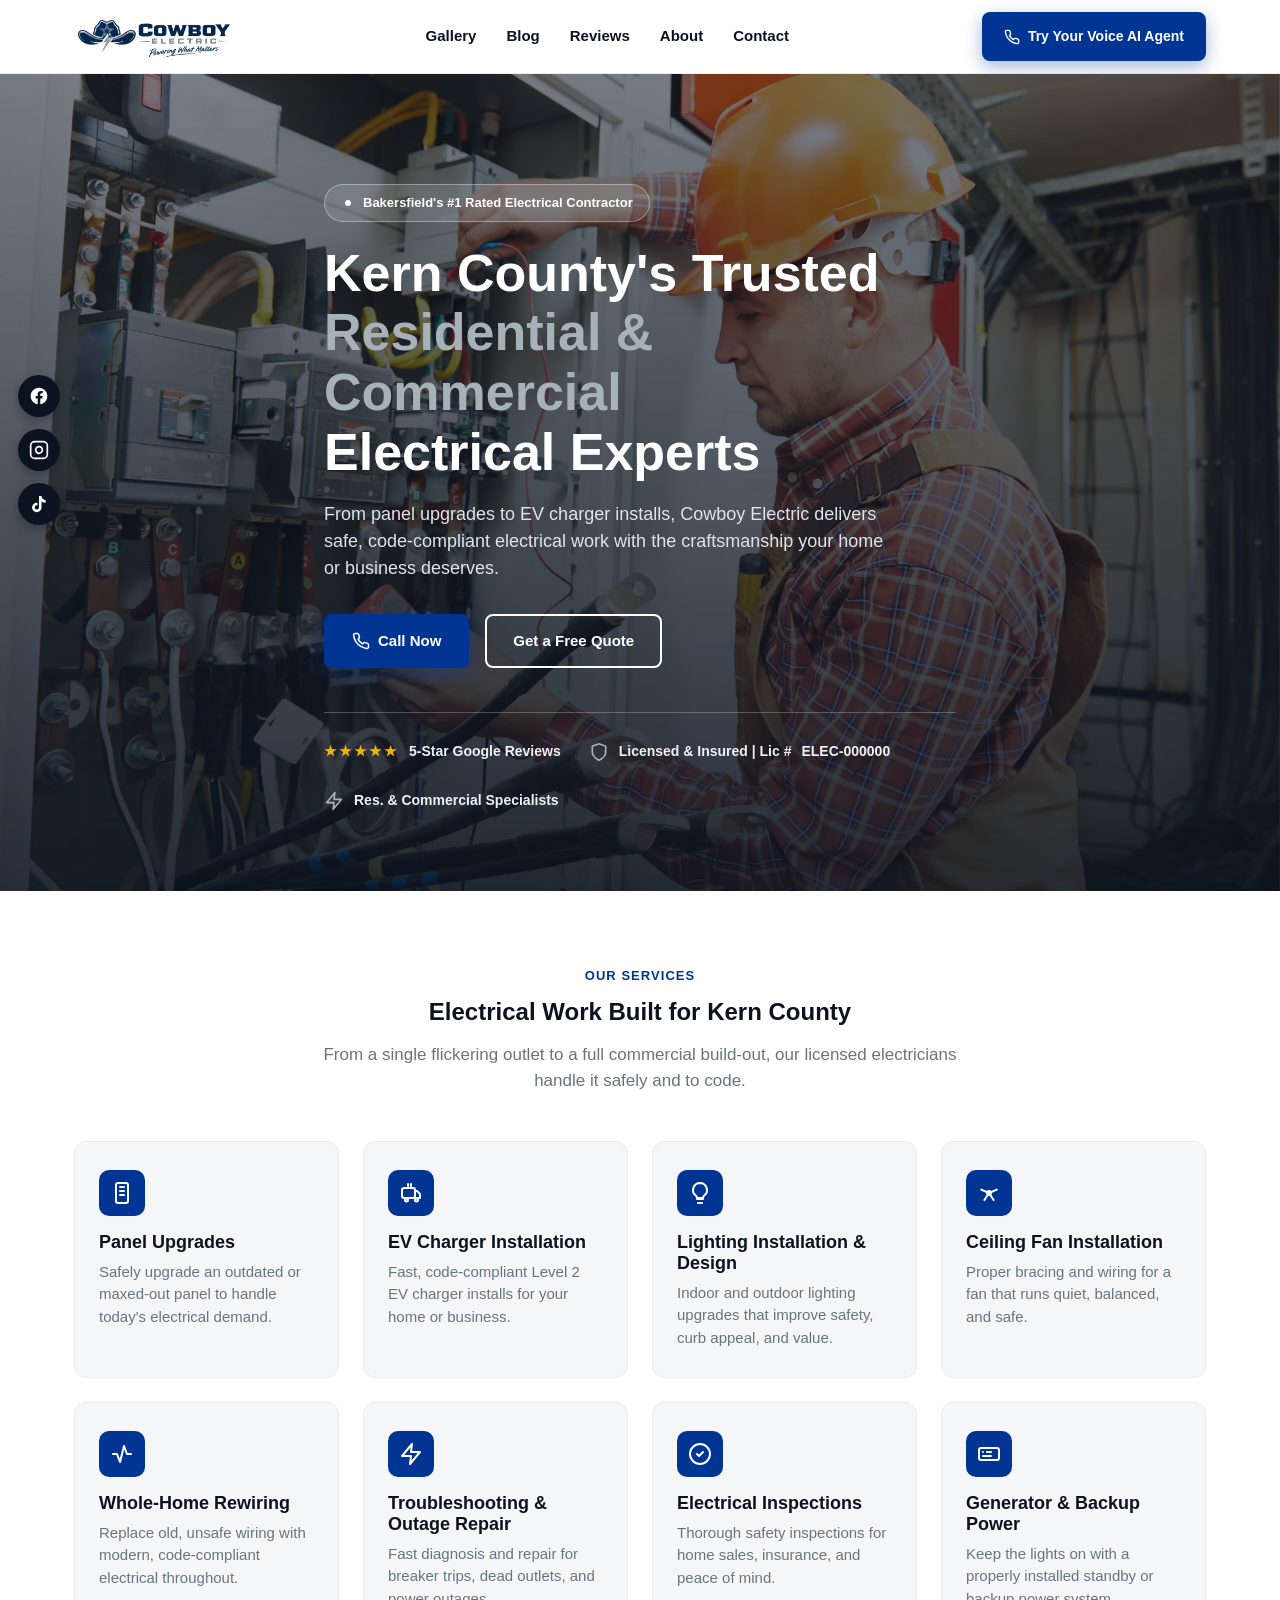
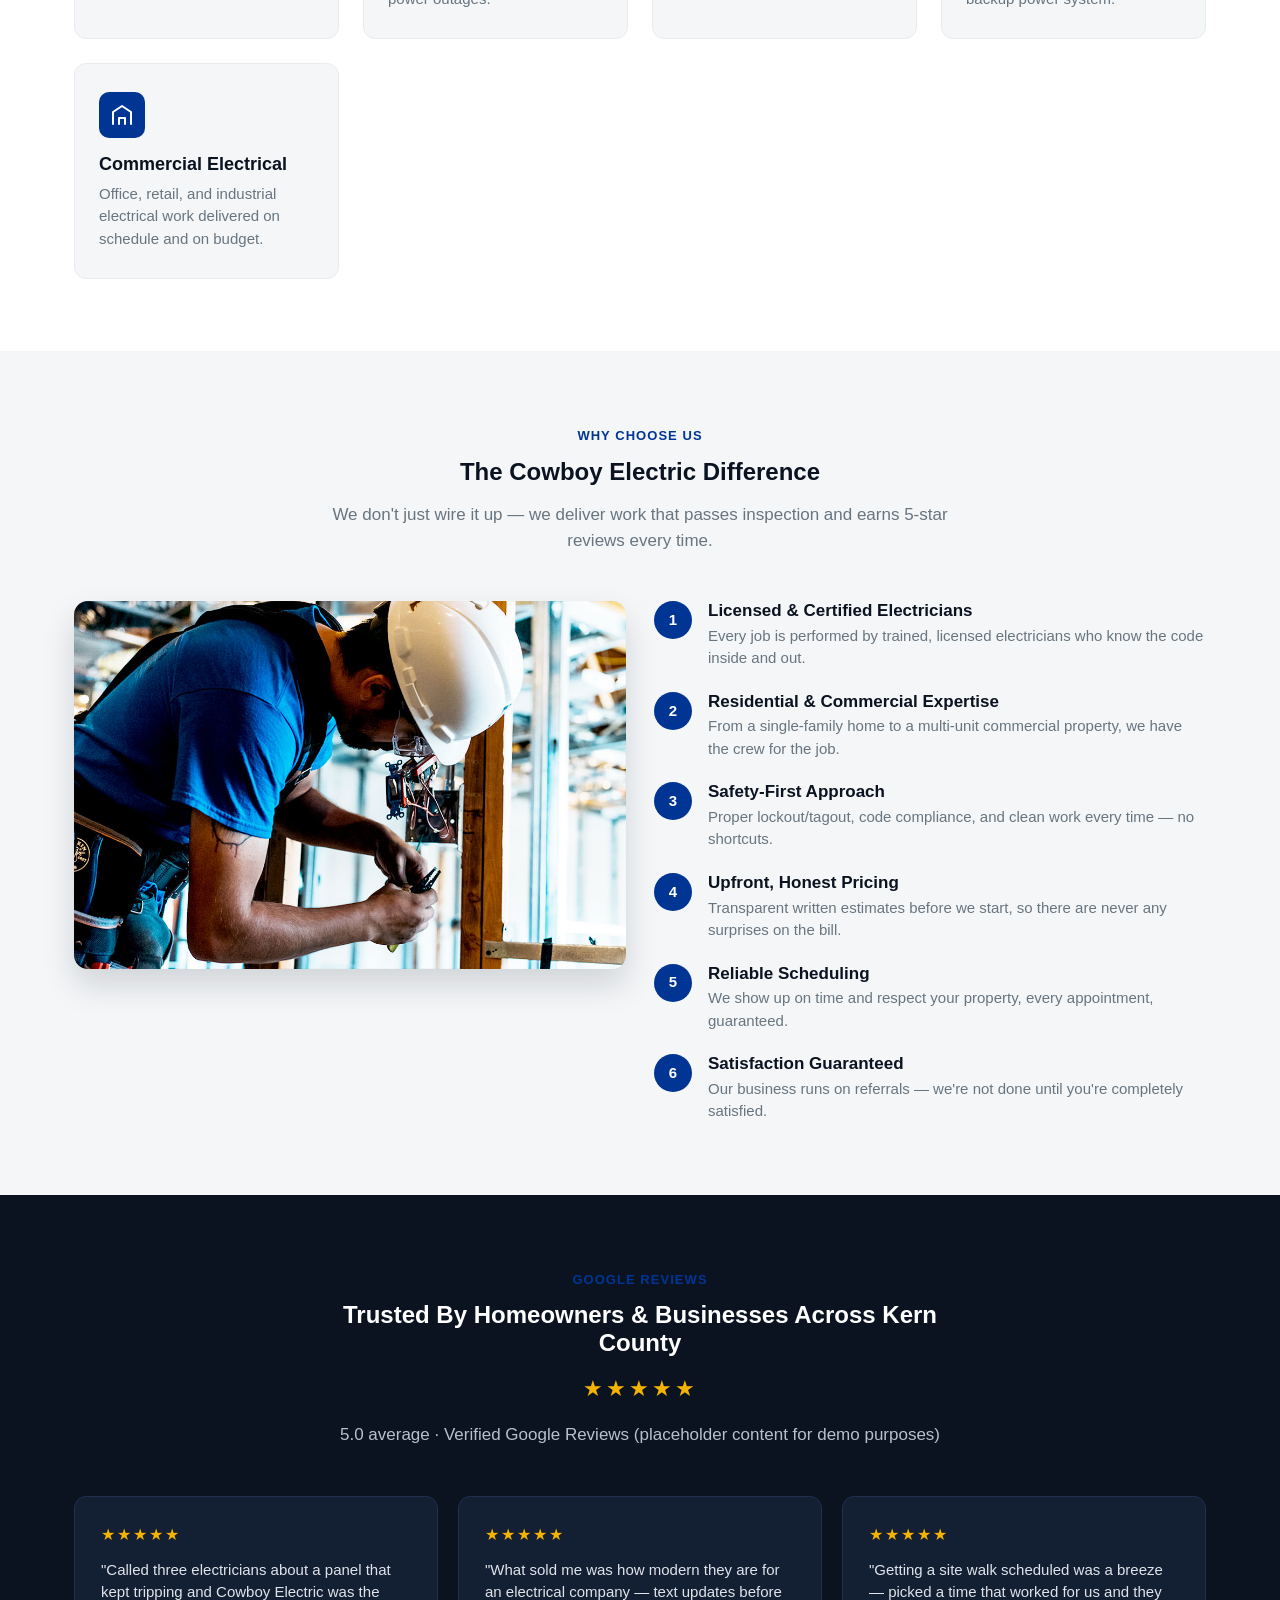
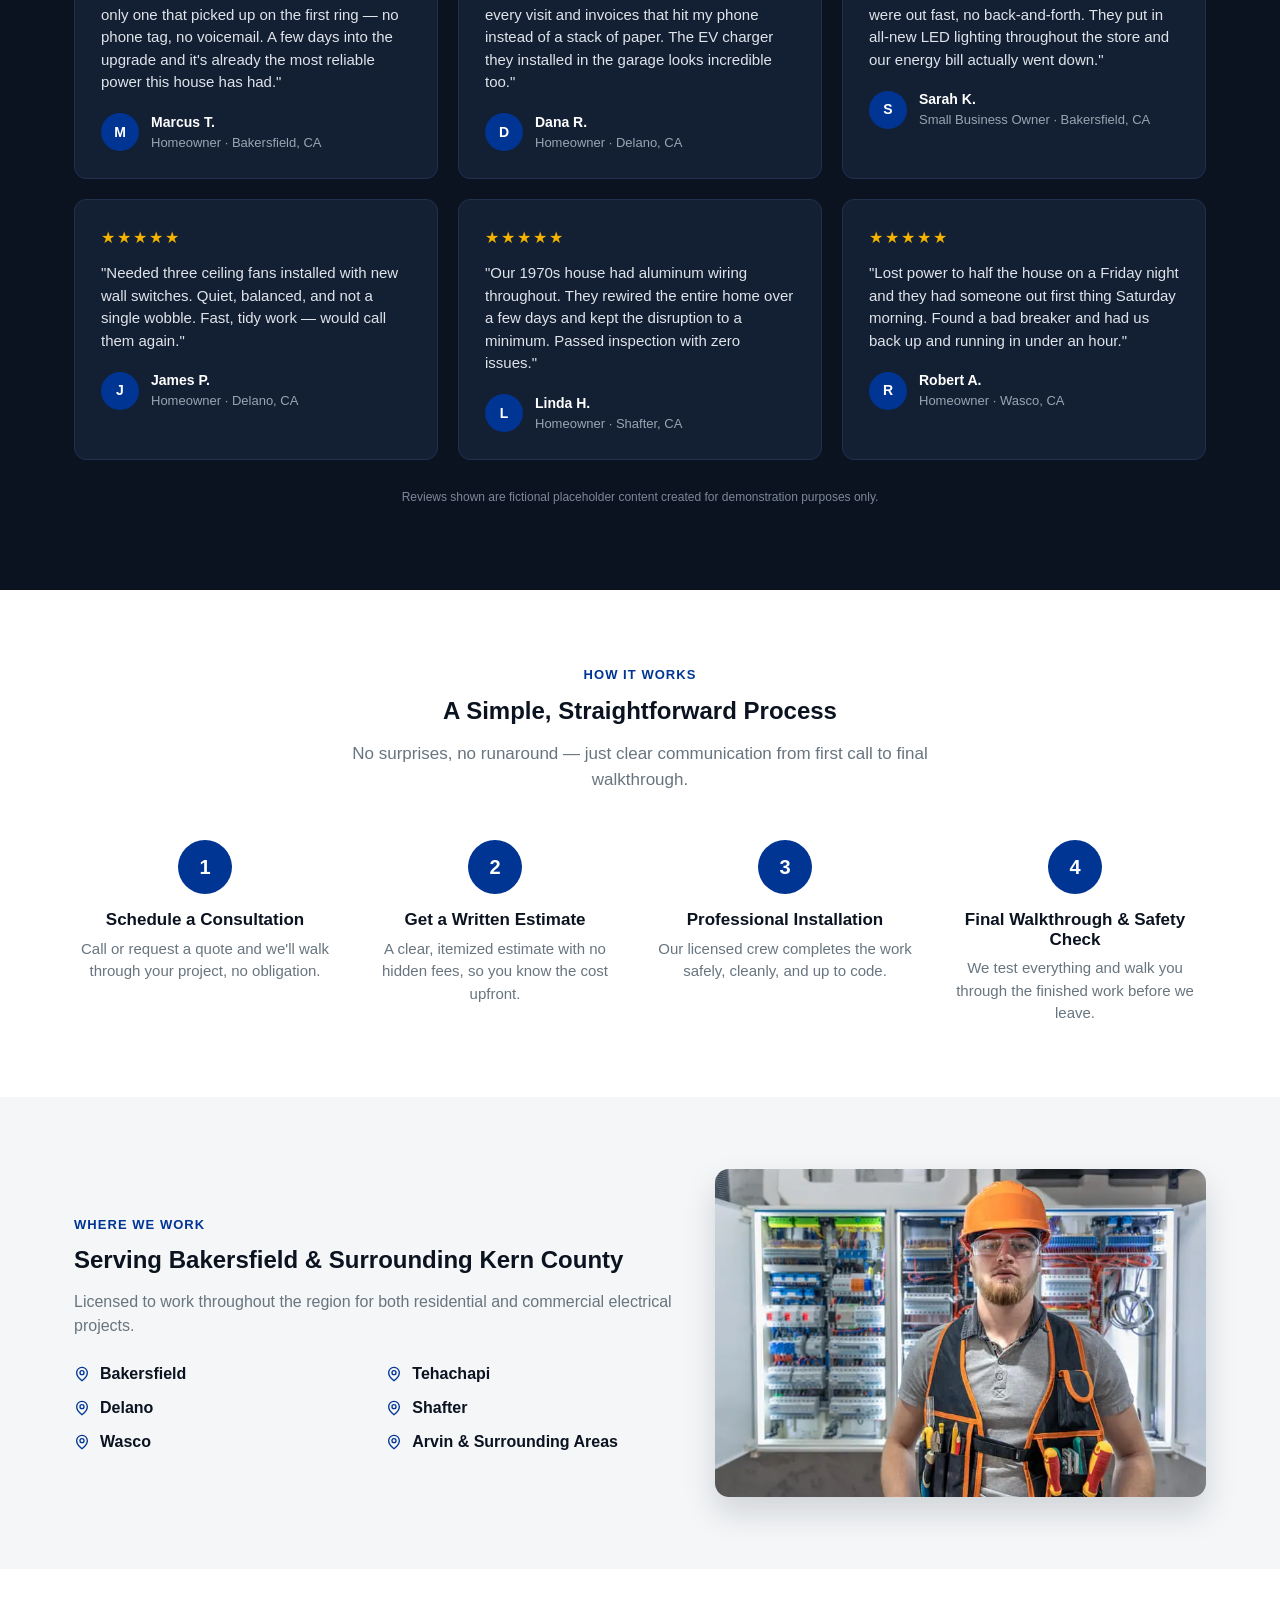
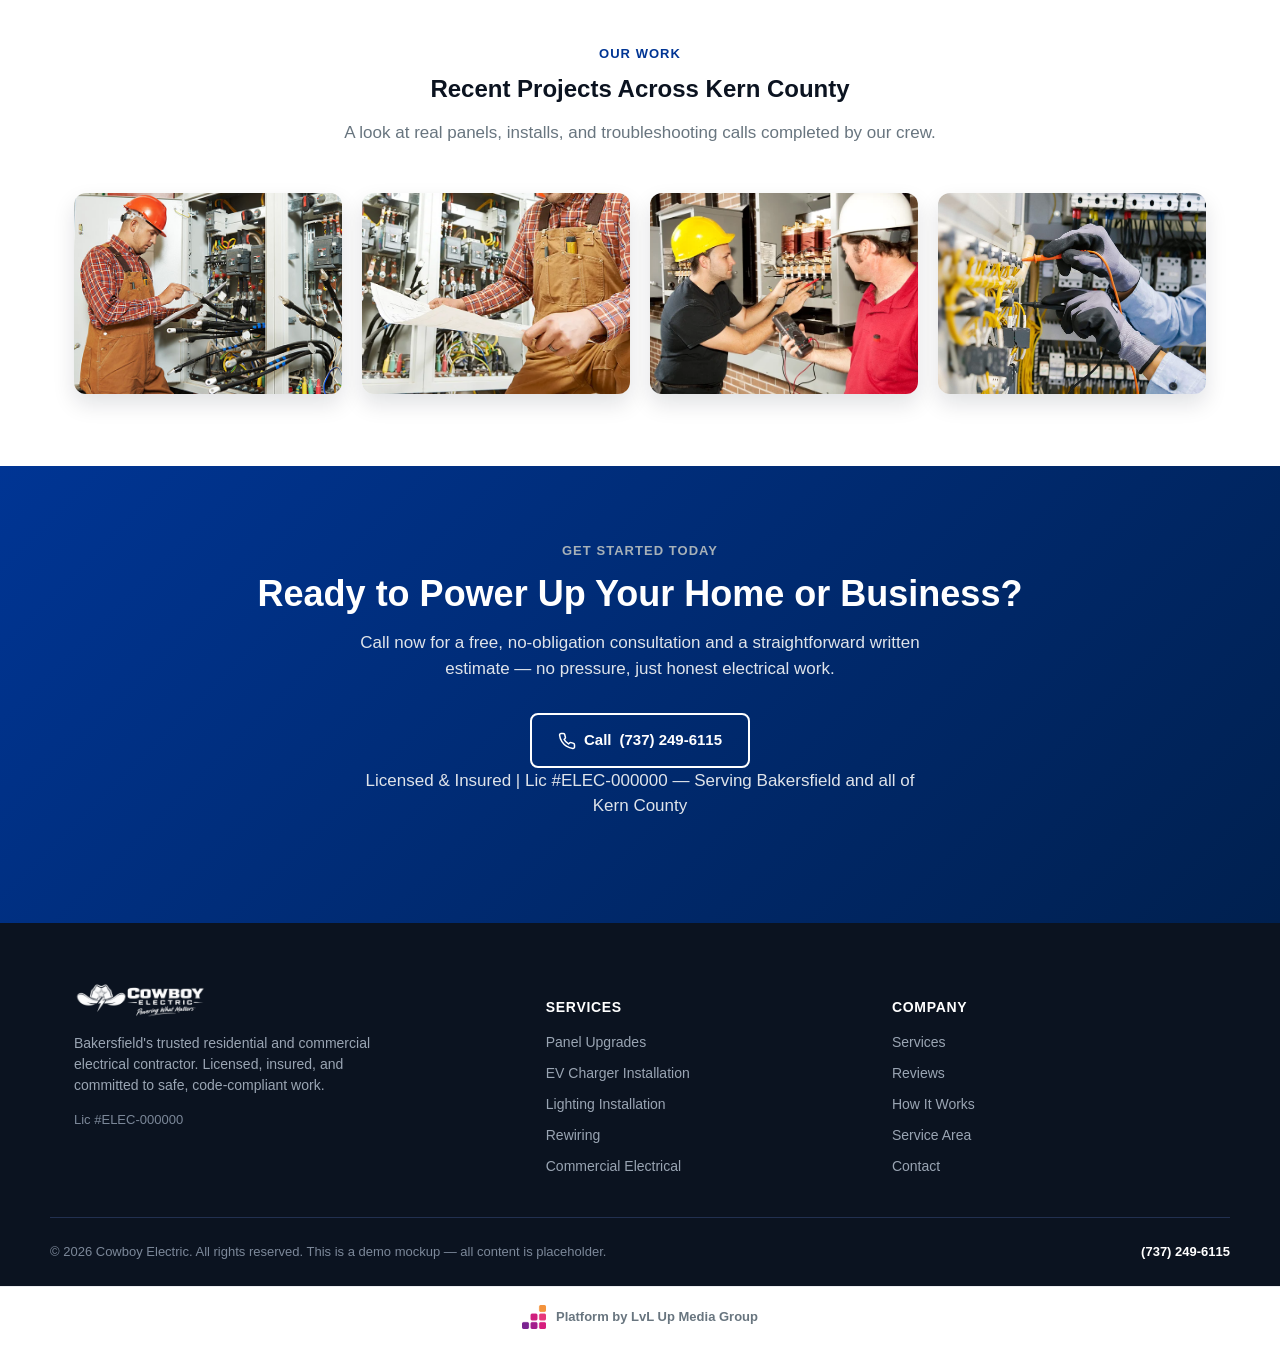
<file: index.html>
<!DOCTYPE html>
<html lang="en">
<head>
<meta charset="UTF-8">
<meta name="viewport" content="width=device-width, initial-scale=1.0">
<title>Cowboy Electric | Bakersfield's Trusted Electrical Experts</title>
<meta name="description" content="Cowboy Electric — licensed and insured residential and commercial electricians serving Bakersfield and Kern County. Panel upgrades, EV chargers, lighting, rewiring and more.">

<!-- =====================================================================
     SITE CONFIG — everything that changes between demos lives here.
     Swap the logo file, brand colors, company name, city, and phone
     number in this one block; the rest of the page reads from it.
     ===================================================================== -->
<style>
  :root {
    /* --- Brand colors (from Cowboy Electric concept color matrix) --- */
    --color-primary: #003594;      /* Cowboy Blue — primary wordmark / CTAs */
    --color-primary-dark: #00204f; /* darker shade for gradients/hover */
    --color-silver: #A7B1B8;       /* Electric Silver — accent / trim */
    --color-steel: #68757F;        /* Steel Gray — secondary accent */
    --color-ink: #0B1320;          /* Frontier Ink — text / contrast */
    --color-header-bg: #FFFFFF;    /* Header White — web header ground */
    --color-bg-light: #F4F6F8;     /* light section background */
    --color-star: #F5B301;         /* review star color */

    --font-body: -apple-system, BlinkMacSystemFont, "Segoe UI", Roboto, Helvetica, Arial, sans-serif;
    --max-width: 1180px;
  }
</style>

<script>
  /* Company identity, contact details, and asset paths — update here only. */
  const SITE_CONFIG = {
    companyName: "Cowboy Electric",
    tagline: "Powering What Matters",
    logoPath: "assets/logo.png",
    logoAlt: "Cowboy Electric logo",
    city: "Bakersfield",
    region: "Kern County",
    stateAbbr: "CA",
    phoneDisplay: "(737) 249-6115",
    phoneTel: "+17372496115",
    licenseNumber: "ELEC-000000",
    lvlUpIconPath: "assets/lvlup-icon.png"
  };

  document.addEventListener("DOMContentLoaded", () => {
    document.querySelectorAll("[data-cfg-company]").forEach(el => el.textContent = SITE_CONFIG.companyName);
    document.querySelectorAll("[data-cfg-tagline]").forEach(el => el.textContent = SITE_CONFIG.tagline);
    document.querySelectorAll("[data-cfg-city]").forEach(el => el.textContent = SITE_CONFIG.city);
    document.querySelectorAll("[data-cfg-region]").forEach(el => el.textContent = SITE_CONFIG.region);
    document.querySelectorAll("[data-cfg-phone-display]").forEach(el => el.textContent = SITE_CONFIG.phoneDisplay);
    document.querySelectorAll("[data-cfg-license]").forEach(el => el.textContent = SITE_CONFIG.licenseNumber);
    document.querySelectorAll("[data-cfg-year]").forEach(el => el.textContent = new Date().getFullYear());
    document.querySelectorAll("a[data-cfg-tel]").forEach(el => el.setAttribute("href", "tel:" + SITE_CONFIG.phoneTel));
    document.querySelectorAll("img[data-cfg-logo]").forEach(el => { el.src = SITE_CONFIG.logoPath; el.alt = SITE_CONFIG.logoAlt; });
    document.querySelectorAll("img[data-cfg-lvlup-icon]").forEach(el => el.src = SITE_CONFIG.lvlUpIconPath);
    document.title = SITE_CONFIG.companyName + " | " + SITE_CONFIG.city + "'s Trusted Electrical Experts";

    const navToggle = document.getElementById("navToggle");
    const mobileNav = document.getElementById("mobileNav");
    if (navToggle && mobileNav) {
      navToggle.addEventListener("click", () => {
        const willOpen = mobileNav.hidden;
        mobileNav.hidden = !willOpen;
        navToggle.setAttribute("aria-expanded", String(willOpen));
      });
      mobileNav.querySelectorAll("a").forEach(link => {
        link.addEventListener("click", () => {
          mobileNav.hidden = true;
          navToggle.setAttribute("aria-expanded", "false");
        });
      });
    }
  });
</script>
<!-- ===================================================================== -->

<style>
  * { box-sizing: border-box; }
  html { scroll-behavior: smooth; }
  body {
    margin: 0;
    font-family: var(--font-body);
    color: var(--color-ink);
    background: #fff;
    line-height: 1.5;
  }
  img { max-width: 100%; display: block; }
  a { color: inherit; }
  .container {
    max-width: var(--max-width);
    margin: 0 auto;
    padding: 0 24px;
  }
  section { padding: 72px 0; }
  h1, h2, h3 { line-height: 1.15; margin: 0 0 16px; }
  .eyebrow {
    display: inline-block;
    text-transform: uppercase;
    letter-spacing: 0.08em;
    font-size: 13px;
    font-weight: 700;
    color: var(--color-primary);
    margin-bottom: 12px;
  }
  .section-heading { text-align: center; max-width: 640px; margin: 0 auto 48px; }
  .section-heading p { color: var(--color-steel); font-size: 17px; }

  /* --- Buttons --- */
  .btn {
    display: inline-flex;
    align-items: center;
    gap: 8px;
    padding: 14px 26px;
    border-radius: 8px;
    font-weight: 700;
    font-size: 15px;
    text-decoration: none;
    border: 2px solid transparent;
    cursor: pointer;
    transition: transform 0.15s ease, box-shadow 0.15s ease, background 0.15s ease;
  }
  .btn:hover { transform: translateY(-2px); }
  .btn-primary {
    background: var(--color-primary);
    color: #fff;
    box-shadow: 0 6px 18px rgba(0, 53, 148, 0.35);
  }
  .btn-primary:hover { background: var(--color-primary-dark); }
  .btn-outline {
    background: transparent;
    border-color: #fff;
    color: #fff;
  }
  .btn-outline:hover { background: rgba(255,255,255,0.12); }
  .btn-outline-dark {
    background: transparent;
    border-color: var(--color-primary);
    color: var(--color-primary);
  }
  .btn-outline-dark:hover { background: var(--color-primary); color: #fff; }

  /* --- Header --- */
  .site-header {
    position: sticky;
    top: 0;
    z-index: 100;
    background: var(--color-header-bg);
    border-bottom: 1px solid #eceef1;
  }
  .site-header .container {
    display: flex;
    align-items: center;
    justify-content: space-between;
    padding-top: 12px;
    padding-bottom: 12px;
    gap: 16px;
  }
  .site-header img { height: 48px; width: auto; }
  .header-cta { display: flex; align-items: center; gap: 12px; }
  .header-cta .btn { padding: 12px 20px; font-size: 14px; }
  .header-cta .btn svg { width: 16px; height: 16px; }
  .main-nav {
    display: flex;
    align-items: center;
    gap: 30px;
    flex: 1;
    justify-content: center;
  }
  .main-nav a {
    font-size: 15px;
    font-weight: 600;
    color: var(--color-ink);
    text-decoration: none;
    cursor: default;
  }
  .main-nav a[href="#gallery"] { cursor: pointer; }
  .main-nav a:hover { color: var(--color-primary); }

  .nav-toggle {
    display: none;
    align-items: center;
    justify-content: center;
    width: 40px;
    height: 40px;
    flex-shrink: 0;
    padding: 0;
    border-radius: 8px;
    border: 1px solid #e2e5e9;
    background: #fff;
    color: var(--color-ink);
    cursor: pointer;
  }
  .nav-toggle:hover { background: var(--color-bg-light); }
  .nav-toggle svg { width: 22px; height: 22px; }

  .mobile-nav {
    display: flex;
    flex-direction: column;
    background: var(--color-header-bg);
    border-top: 1px solid #eceef1;
  }
  .mobile-nav a {
    padding: 15px 24px;
    font-size: 15px;
    font-weight: 600;
    color: var(--color-ink);
    text-decoration: none;
    border-bottom: 1px solid #f1f2f4;
    cursor: default;
  }
  .mobile-nav a[href="#gallery"] { cursor: pointer; }
  .mobile-nav a:active,
  .mobile-nav a:hover { color: var(--color-primary); background: var(--color-bg-light); }
  .mobile-nav[hidden] { display: none; }

  @media (max-width: 940px) {
    .main-nav { display: none; }
    .nav-toggle { display: flex; }
  }
  @media (min-width: 941px) {
    .mobile-nav { display: none !important; }
  }

  /* --- Fixed social rail --- */
  .social-rail {
    position: fixed;
    left: 18px;
    top: 50%;
    transform: translateY(-50%);
    z-index: 90;
    display: flex;
    flex-direction: column;
    gap: 12px;
  }
  .social-rail a {
    width: 42px;
    height: 42px;
    border-radius: 50%;
    background: var(--color-ink);
    color: #fff;
    display: flex;
    align-items: center;
    justify-content: center;
    box-shadow: 0 4px 12px rgba(0,0,0,0.25);
    transition: background 0.15s ease, transform 0.15s ease;
  }
  .social-rail a:hover { background: var(--color-primary); transform: scale(1.08); }
  .social-rail svg { width: 20px; height: 20px; }
  @media (max-width: 700px) {
    .social-rail { left: 8px; gap: 8px; }
    .social-rail a { width: 30px; height: 30px; }
    .social-rail svg { width: 14px; height: 14px; }
    /* Give scrollable content a left gutter on mobile so it never sits under the fixed rail */
    .container { padding-left: 52px; }
  }

  /* --- Hero --- */
  .hero {
    position: relative;
    color: #fff;
    background: linear-gradient(180deg, rgba(11,19,32,0.55), rgba(11,19,32,0.88)), url("assets/electrician-panel-hero.webp") center 25% / cover no-repeat;
    padding: 110px 0 80px;
  }
  .hero-content { max-width: 680px; }
  .hero .badge {
    display: inline-flex;
    align-items: center;
    gap: 8px;
    background: rgba(255,255,255,0.12);
    border: 1px solid rgba(255,255,255,0.35);
    padding: 8px 16px;
    border-radius: 999px;
    font-size: 13px;
    font-weight: 600;
    margin-bottom: 22px;
  }
  .hero h1 { font-size: clamp(32px, 5vw, 52px); }
  .hero h1 .accent { color: var(--color-silver); }
  .hero p.lede { font-size: 18px; color: #dfe4ea; max-width: 560px; margin-bottom: 32px; }
  .hero-actions { display: flex; flex-wrap: wrap; gap: 16px; margin-bottom: 44px; }
  .trust-row {
    display: flex;
    flex-wrap: wrap;
    gap: 28px;
    padding-top: 28px;
    border-top: 1px solid rgba(255,255,255,0.25);
  }
  .trust-item { display: flex; align-items: center; gap: 10px; font-size: 14px; font-weight: 600; color: #eef1f4; }
  .trust-item .stars { color: var(--color-star); letter-spacing: 2px; }
  .trust-item svg { width: 20px; height: 20px; flex-shrink: 0; color: var(--color-silver); }

  /* --- Services --- */
  .services-grid {
    display: grid;
    grid-template-columns: repeat(auto-fit, minmax(260px, 1fr));
    gap: 24px;
  }
  .service-card {
    background: var(--color-bg-light);
    border-radius: 12px;
    padding: 28px 24px;
    border: 1px solid #e9ecef;
    transition: transform 0.15s ease, box-shadow 0.15s ease;
  }
  .service-card:hover { transform: translateY(-4px); box-shadow: 0 12px 24px rgba(11,19,32,0.08); }
  .service-icon {
    width: 46px;
    height: 46px;
    border-radius: 10px;
    background: var(--color-primary);
    color: #fff;
    display: flex;
    align-items: center;
    justify-content: center;
    margin-bottom: 16px;
  }
  .service-icon svg { width: 24px; height: 24px; }
  .service-card h3 { font-size: 18px; margin-bottom: 8px; }
  .service-card p { color: var(--color-steel); font-size: 15px; margin: 0; }

  /* --- Why choose us --- */
  .why-us { background: var(--color-bg-light); }
  .why-grid {
    display: grid;
    grid-template-columns: repeat(auto-fit, minmax(280px, 1fr));
    gap: 28px;
    align-items: start;
  }
  .why-media { border-radius: 14px; overflow: hidden; box-shadow: 0 16px 32px rgba(11,19,32,0.15); }
  .why-points { display: grid; gap: 22px; }
  .why-point { display: flex; gap: 16px; }
  .why-point .num {
    flex-shrink: 0;
    width: 38px;
    height: 38px;
    border-radius: 50%;
    background: var(--color-primary);
    color: #fff;
    display: flex;
    align-items: center;
    justify-content: center;
    font-weight: 700;
    font-size: 15px;
  }
  .why-point h3 { font-size: 17px; margin: 0 0 4px; }
  .why-point p { margin: 0; color: var(--color-steel); font-size: 15px; }

  /* --- Reviews --- */
  .reviews { background: var(--color-ink); color: #fff; }
  .reviews .section-heading p { color: #b7c0cb; }
  .reviews .section-heading .stars-big { color: var(--color-star); font-size: 22px; letter-spacing: 3px; }
  .reviews-grid {
    display: grid;
    grid-template-columns: repeat(auto-fit, minmax(300px, 1fr));
    gap: 20px;
  }
  .review-card {
    background: #131f33;
    border: 1px solid #223050;
    border-radius: 12px;
    padding: 26px;
  }
  .review-card .stars { color: var(--color-star); letter-spacing: 2px; margin-bottom: 12px; display: block; }
  .review-card p.quote { font-size: 15px; color: #dfe4ea; margin: 0 0 18px; }
  .review-author { display: flex; align-items: center; gap: 12px; }
  .review-avatar {
    width: 38px; height: 38px; border-radius: 50%;
    background: var(--color-primary);
    display: flex; align-items: center; justify-content: center;
    font-weight: 700; font-size: 14px; color: #fff; flex-shrink: 0;
  }
  .review-author .name { font-weight: 700; font-size: 14px; }
  .review-author .role { font-size: 13px; color: #9aa5b3; }
  .reviews-disclaimer { text-align: center; font-size: 12px; color: #7c8899; margin-top: 28px; }

  /* --- Process --- */
  .process-grid {
    display: grid;
    grid-template-columns: repeat(auto-fit, minmax(230px, 1fr));
    gap: 28px;
  }
  .process-step { text-align: center; }
  .process-step .num {
    width: 54px; height: 54px;
    border-radius: 50%;
    background: var(--color-primary);
    color: #fff;
    display: flex; align-items: center; justify-content: center;
    font-weight: 700; font-size: 20px;
    margin: 0 auto 16px;
  }
  .process-step h3 { font-size: 17px; margin-bottom: 8px; }
  .process-step p { color: var(--color-steel); font-size: 15px; margin: 0; }

  /* --- Service area --- */
  .area-wrap {
    display: grid;
    grid-template-columns: 1.1fr 0.9fr;
    gap: 40px;
    align-items: center;
  }
  .area-list {
    list-style: none;
    padding: 0;
    margin: 24px 0 0;
    display: grid;
    grid-template-columns: repeat(2, 1fr);
    gap: 10px 24px;
  }
  .area-list li { display: flex; align-items: center; gap: 10px; font-weight: 600; color: var(--color-ink); }
  .area-list svg { width: 16px; height: 16px; color: var(--color-primary); flex-shrink: 0; }
  .area-media { border-radius: 14px; overflow: hidden; box-shadow: 0 16px 32px rgba(11,19,32,0.15); }
  @media (max-width: 800px) {
    .area-wrap { grid-template-columns: 1fr; }
    .area-media { order: -1; }
  }

  /* --- Gallery --- */
  .gallery-grid {
    display: grid;
    grid-template-columns: repeat(4, 1fr);
    gap: 20px;
  }
  .gallery-item {
    border-radius: 12px;
    overflow: hidden;
    aspect-ratio: 4 / 3;
    box-shadow: 0 10px 22px rgba(11,19,32,0.12);
  }
  .gallery-item img {
    width: 100%;
    height: 100%;
    object-fit: cover;
    transition: transform 0.3s ease;
  }
  .gallery-item:hover img { transform: scale(1.06); }
  @media (max-width: 800px) {
    .gallery-grid { grid-template-columns: repeat(2, 1fr); gap: 14px; }
  }

  /* --- CTA / Contact --- */
  .cta-band {
    background: linear-gradient(135deg, var(--color-primary), var(--color-primary-dark));
    color: #fff;
    text-align: center;
  }
  .cta-band h2 { font-size: clamp(26px, 4vw, 36px); }
  .cta-band p { max-width: 560px; margin: 0 auto 32px; color: #dfe4ea; font-size: 17px; }
  .cta-actions { display: flex; justify-content: center; flex-wrap: wrap; gap: 16px; }
  .license-note { margin-top: 28px; font-size: 14px; color: #c7d0dc; }

  /* --- Footer --- */
  .site-footer { background: var(--color-ink); color: #cfd6de; padding-top: 56px; }
  .footer-grid {
    display: grid;
    grid-template-columns: 1.4fr 1fr 1fr;
    gap: 32px;
    padding-bottom: 40px;
    border-bottom: 1px solid #223050;
  }
  .footer-brand img { height: 40px; margin-bottom: 14px; }
  .footer-brand p { font-size: 14px; color: #9aa5b3; max-width: 320px; }
  .footer-col h4 { color: #fff; font-size: 14px; text-transform: uppercase; letter-spacing: 0.05em; margin-bottom: 14px; }
  .footer-col ul { list-style: none; padding: 0; margin: 0; display: grid; gap: 10px; }
  .footer-col a, .footer-col li { font-size: 14px; color: #9aa5b3; text-decoration: none; }
  .footer-col a:hover { color: #fff; }
  .footer-bottom {
    display: flex;
    justify-content: space-between;
    align-items: center;
    flex-wrap: wrap;
    gap: 12px;
    padding: 24px 0;
    font-size: 13px;
    color: #7c8899;
  }
  @media (max-width: 800px) {
    .footer-grid { grid-template-columns: 1fr; }
  }

  /* Bottom platform bar — required white footer strip */
  .platform-bar {
    background: var(--color-header-bg);
    border-top: 1px solid #eceef1;
    padding: 18px 0;
  }
  .platform-bar .container {
    display: flex;
    align-items: center;
    justify-content: center;
    gap: 10px;
  }
  .platform-bar img { height: 24px; width: auto; }
  .platform-bar span { font-size: 13px; color: var(--color-steel); font-weight: 600; }

  @media (max-width: 640px) {
    section { padding: 52px 0; }
    .site-header img { height: 38px; }
    .header-cta .btn span.full { display: none; }
  }
</style>
</head>
<body>

<!-- ===================== HEADER (white, required) ===================== -->
<header class="site-header">
  <div class="container">
    <a href="#top" aria-label="Home">
      <img data-cfg-logo src="assets/logo.png" alt="Cowboy Electric logo">
    </a>
    <nav class="main-nav" aria-label="Primary (demo placeholder — most items not linked)">
      <a href="#gallery">Gallery</a>
      <a href="#" onclick="return false;">Blog</a>
      <a href="#" onclick="return false;">Reviews</a>
      <a href="#" onclick="return false;">About</a>
      <a href="#" onclick="return false;">Contact</a>
    </nav>
    <div class="header-cta">
      <a class="btn btn-primary" href="tel:+17372496115" data-cfg-tel aria-label="Call to try the voice AI agent demo">
        <svg viewBox="0 0 24 24" fill="none" stroke="currentColor" stroke-width="2" stroke-linecap="round" stroke-linejoin="round"><path d="M22 16.92v3a2 2 0 0 1-2.18 2 19.79 19.79 0 0 1-8.63-3.07 19.5 19.5 0 0 1-6-6 19.79 19.79 0 0 1-3.07-8.67A2 2 0 0 1 4.11 2h3a2 2 0 0 1 2 1.72c.127.96.361 1.903.7 2.81a2 2 0 0 1-.45 2.11L8.09 9.91a16 16 0 0 0 6 6l1.27-1.27a2 2 0 0 1 2.11-.45c.907.339 1.85.573 2.81.7A2 2 0 0 1 22 16.92z"/></svg>
        <span class="full">Try Your Voice AI Agent</span>
      </a>
      <button type="button" class="nav-toggle" id="navToggle" aria-expanded="false" aria-controls="mobileNav" aria-label="Open menu">
        <svg viewBox="0 0 24 24" fill="none" stroke="currentColor" stroke-width="2" stroke-linecap="round" stroke-linejoin="round"><line x1="3" y1="6" x2="21" y2="6"/><line x1="3" y1="12" x2="21" y2="12"/><line x1="3" y1="18" x2="21" y2="18"/></svg>
      </button>
    </div>
  </div>
  <nav id="mobileNav" class="mobile-nav" aria-label="Mobile (demo placeholder — most items not linked)" hidden>
    <a href="#gallery">Gallery</a>
    <a href="#" onclick="return false;">Blog</a>
    <a href="#" onclick="return false;">Reviews</a>
    <a href="#" onclick="return false;">About</a>
    <a href="#" onclick="return false;">Contact</a>
  </nav>
</header>

<!-- ===================== FIXED SOCIAL RAIL (required) ===================== -->
<nav class="social-rail" aria-label="Social media">
  <a href="#" aria-label="Facebook (placeholder link)">
    <svg viewBox="0 0 24 24" fill="currentColor"><path d="M22 12.06C22 6.5 17.52 2 12 2S2 6.5 2 12.06c0 5 3.66 9.15 8.44 9.94v-7.03H7.9v-2.91h2.54V9.85c0-2.5 1.49-3.89 3.78-3.89 1.1 0 2.24.2 2.24.2v2.46h-1.26c-1.24 0-1.63.77-1.63 1.56v1.88h2.78l-.45 2.91h-2.33V22c4.78-.79 8.44-4.94 8.44-9.94z"/></svg>
  </a>
  <a href="#" aria-label="Instagram (placeholder link)">
    <svg viewBox="0 0 24 24" fill="none" stroke="currentColor" stroke-width="2"><rect x="2" y="2" width="20" height="20" rx="5"/><path d="M16 11.37A4 4 0 1 1 12.63 8 4 4 0 0 1 16 11.37z"/><path d="M17.5 6.5h.01"/></svg>
  </a>
  <a href="#" aria-label="TikTok (placeholder link)">
    <svg viewBox="0 0 24 24" fill="currentColor"><path d="M16.6 5.82c-.93-.83-1.56-2-1.6-3.32h-3.05v13.7c-.05 1.4-1.2 2.53-2.6 2.53a2.62 2.62 0 0 1 0-5.23c.28 0 .55.04.8.12V10.6a5.8 5.8 0 0 0-.8-.06A5.68 5.68 0 0 0 3.67 16.2 5.68 5.68 0 0 0 9.35 21.9a5.68 5.68 0 0 0 5.68-5.68V9.02a8.55 8.55 0 0 0 4.97 1.58V7.55a5.4 5.4 0 0 1-3.4-1.73z"/></svg>
  </a>
</nav>

<main id="top">

  <!-- ===================== HERO ===================== -->
  <section class="hero">
    <div class="container hero-content">
      <span class="badge">
        <svg width="14" height="14" viewBox="0 0 24 24" fill="currentColor"><circle cx="12" cy="12" r="5"/></svg>
        <span><span data-cfg-city>Bakersfield</span>'s #1 Rated Electrical Contractor</span>
      </span>
      <h1>
        <span data-cfg-region>Kern County</span>'s Trusted<br>
        <span class="accent">Residential &amp; Commercial</span><br>
        Electrical Experts
      </h1>
      <p class="lede">From panel upgrades to EV charger installs, <span data-cfg-company>Cowboy Electric</span> delivers safe, code-compliant electrical work with the craftsmanship your home or business deserves.</p>
      <div class="hero-actions">
        <a class="btn btn-primary" href="tel:+17372496115" data-cfg-tel>
          <svg viewBox="0 0 24 24" fill="none" stroke="currentColor" stroke-width="2" stroke-linecap="round" stroke-linejoin="round" width="18" height="18"><path d="M22 16.92v3a2 2 0 0 1-2.18 2 19.79 19.79 0 0 1-8.63-3.07 19.5 19.5 0 0 1-6-6 19.79 19.79 0 0 1-3.07-8.67A2 2 0 0 1 4.11 2h3a2 2 0 0 1 2 1.72c.127.96.361 1.903.7 2.81a2 2 0 0 1-.45 2.11L8.09 9.91a16 16 0 0 0 6 6l1.27-1.27a2 2 0 0 1 2.11-.45c.907.339 1.85.573 2.81.7A2 2 0 0 1 22 16.92z"/></svg>
          Call Now
        </a>
        <a class="btn btn-outline" href="#contact">Get a Free Quote</a>
      </div>
      <div class="trust-row">
        <div class="trust-item"><span class="stars">★★★★★</span> 5-Star Google Reviews</div>
        <div class="trust-item">
          <svg viewBox="0 0 24 24" fill="none" stroke="currentColor" stroke-width="2" stroke-linecap="round" stroke-linejoin="round"><path d="M12 22s8-4 8-10V5l-8-3-8 3v7c0 6 8 10 8 10z"/></svg>
          Licensed &amp; Insured | Lic #<span data-cfg-license>ELEC-000000</span>
        </div>
        <div class="trust-item">
          <svg viewBox="0 0 24 24" fill="none" stroke="currentColor" stroke-width="2" stroke-linecap="round" stroke-linejoin="round"><path d="M13 2 3 14h9l-1 8 10-12h-9l1-8z"/></svg>
          Res. &amp; Commercial Specialists
        </div>
      </div>
    </div>
  </section>

  <!-- ===================== SERVICES ===================== -->
  <section id="services">
    <div class="container">
      <div class="section-heading">
        <span class="eyebrow">Our Services</span>
        <h2>Electrical Work Built for <span data-cfg-region>Kern County</span></h2>
        <p>From a single flickering outlet to a full commercial build-out, our licensed electricians handle it safely and to code.</p>
      </div>
      <div class="services-grid">

        <div class="service-card">
          <div class="service-icon">
            <svg viewBox="0 0 24 24" fill="none" stroke="currentColor" stroke-width="2" stroke-linecap="round" stroke-linejoin="round"><rect x="6" y="2" width="12" height="20" rx="2"/><path d="M10 6h4M10 10h4M10 14h4"/></svg>
          </div>
          <h3>Panel Upgrades</h3>
          <p>Safely upgrade an outdated or maxed-out panel to handle today's electrical demand.</p>
        </div>

        <div class="service-card">
          <div class="service-icon">
            <svg viewBox="0 0 24 24" fill="none" stroke="currentColor" stroke-width="2" stroke-linecap="round" stroke-linejoin="round"><rect x="3" y="7" width="13" height="10" rx="2"/><path d="M16 10h2l3 3v4h-5"/><circle cx="7.5" cy="19" r="1.5"/><circle cx="17.5" cy="19" r="1.5"/><path d="M9 3v2M12 3v2"/></svg>
          </div>
          <h3>EV Charger Installation</h3>
          <p>Fast, code-compliant Level 2 EV charger installs for your home or business.</p>
        </div>

        <div class="service-card">
          <div class="service-icon">
            <svg viewBox="0 0 24 24" fill="none" stroke="currentColor" stroke-width="2" stroke-linecap="round" stroke-linejoin="round"><path d="M9 18h6M10 22h4M12 2a7 7 0 0 0-4 12.7c.5.4.8 1 .8 1.7v.6h6.4v-.6c0-.7.3-1.3.8-1.7A7 7 0 0 0 12 2z"/></svg>
          </div>
          <h3>Lighting Installation &amp; Design</h3>
          <p>Indoor and outdoor lighting upgrades that improve safety, curb appeal, and value.</p>
        </div>

        <div class="service-card">
          <div class="service-icon">
            <svg viewBox="0 0 24 24" fill="none" stroke="currentColor" stroke-width="2" stroke-linecap="round" stroke-linejoin="round"><circle cx="12" cy="12" r="2"/><path d="M12 12 4.2 8.6M12 12l7.8-3.4M12 12l-4.6 7M12 12l4.6 7"/></svg>
          </div>
          <h3>Ceiling Fan Installation</h3>
          <p>Proper bracing and wiring for a fan that runs quiet, balanced, and safe.</p>
        </div>

        <div class="service-card">
          <div class="service-icon">
            <svg viewBox="0 0 24 24" fill="none" stroke="currentColor" stroke-width="2" stroke-linecap="round" stroke-linejoin="round"><path d="M3 12h4l3 8 4-16 3 8h4"/></svg>
          </div>
          <h3>Whole-Home Rewiring</h3>
          <p>Replace old, unsafe wiring with modern, code-compliant electrical throughout.</p>
        </div>

        <div class="service-card">
          <div class="service-icon">
            <svg viewBox="0 0 24 24" fill="none" stroke="currentColor" stroke-width="2" stroke-linecap="round" stroke-linejoin="round"><path d="M13 2 3 14h9l-1 8 10-12h-9l1-8z"/></svg>
          </div>
          <h3>Troubleshooting &amp; Outage Repair</h3>
          <p>Fast diagnosis and repair for breaker trips, dead outlets, and power outages.</p>
        </div>

        <div class="service-card">
          <div class="service-icon">
            <svg viewBox="0 0 24 24" fill="none" stroke="currentColor" stroke-width="2" stroke-linecap="round" stroke-linejoin="round"><path d="M9 12l2 2 4-4"/><circle cx="12" cy="12" r="10"/></svg>
          </div>
          <h3>Electrical Inspections</h3>
          <p>Thorough safety inspections for home sales, insurance, and peace of mind.</p>
        </div>

        <div class="service-card">
          <div class="service-icon">
            <svg viewBox="0 0 24 24" fill="none" stroke="currentColor" stroke-width="2" stroke-linecap="round" stroke-linejoin="round"><rect x="2" y="6" width="20" height="12" rx="2"/><path d="M6 10h.01M10 10h4M6 14h8"/></svg>
          </div>
          <h3>Generator &amp; Backup Power</h3>
          <p>Keep the lights on with a properly installed standby or backup power system.</p>
        </div>

        <div class="service-card">
          <div class="service-icon">
            <svg viewBox="0 0 24 24" fill="none" stroke="currentColor" stroke-width="2" stroke-linecap="round" stroke-linejoin="round"><path d="M3 21V9l9-6 9 6v12"/><path d="M9 21v-6h6v6"/></svg>
          </div>
          <h3>Commercial Electrical</h3>
          <p>Office, retail, and industrial electrical work delivered on schedule and on budget.</p>
        </div>

      </div>
    </div>
  </section>

  <!-- ===================== WHY CHOOSE US ===================== -->
  <section class="why-us">
    <div class="container">
      <div class="section-heading">
        <span class="eyebrow">Why Choose Us</span>
        <h2>The <span data-cfg-company>Cowboy Electric</span> Difference</h2>
        <p>We don't just wire it up — we deliver work that passes inspection and earns 5-star reviews every time.</p>
      </div>
      <div class="why-grid">
        <div class="why-media">
          <img src="assets/electrician-rewiring.jpg" alt="Electrician stripping and connecting wire inside a wall stud during a rewiring job" loading="lazy">
        </div>
        <div class="why-points">

          <div class="why-point">
            <div class="num">1</div>
            <div>
              <h3>Licensed &amp; Certified Electricians</h3>
              <p>Every job is performed by trained, licensed electricians who know the code inside and out.</p>
            </div>
          </div>

          <div class="why-point">
            <div class="num">2</div>
            <div>
              <h3>Residential &amp; Commercial Expertise</h3>
              <p>From a single-family home to a multi-unit commercial property, we have the crew for the job.</p>
            </div>
          </div>

          <div class="why-point">
            <div class="num">3</div>
            <div>
              <h3>Safety-First Approach</h3>
              <p>Proper lockout/tagout, code compliance, and clean work every time — no shortcuts.</p>
            </div>
          </div>

          <div class="why-point">
            <div class="num">4</div>
            <div>
              <h3>Upfront, Honest Pricing</h3>
              <p>Transparent written estimates before we start, so there are never any surprises on the bill.</p>
            </div>
          </div>

          <div class="why-point">
            <div class="num">5</div>
            <div>
              <h3>Reliable Scheduling</h3>
              <p>We show up on time and respect your property, every appointment, guaranteed.</p>
            </div>
          </div>

          <div class="why-point">
            <div class="num">6</div>
            <div>
              <h3>Satisfaction Guaranteed</h3>
              <p>Our business runs on referrals — we're not done until you're completely satisfied.</p>
            </div>
          </div>

        </div>
      </div>
    </div>
  </section>

  <!-- ===================== REVIEWS (6 fictional 5-star Google reviews) ===================== -->
  <section class="reviews" id="reviews">
    <div class="container">
      <div class="section-heading">
        <span class="eyebrow">Google Reviews</span>
        <h2>Trusted By Homeowners &amp; Businesses Across <span data-cfg-region>Kern County</span></h2>
        <span class="stars-big">★★★★★</span>
        <p>5.0 average · Verified Google Reviews (placeholder content for demo purposes)</p>
      </div>
      <div class="reviews-grid">

        <div class="review-card">
          <span class="stars">★★★★★</span>
          <p class="quote">"Called three electricians about a panel that kept tripping and Cowboy Electric was the only one that picked up on the first ring — no phone tag, no voicemail. A few days into the upgrade and it's already the most reliable power this house has had."</p>
          <div class="review-author">
            <div class="review-avatar">M</div>
            <div><div class="name">Marcus T.</div><div class="role">Homeowner · Bakersfield, CA</div></div>
          </div>
        </div>

        <div class="review-card">
          <span class="stars">★★★★★</span>
          <p class="quote">"What sold me was how modern they are for an electrical company — text updates before every visit and invoices that hit my phone instead of a stack of paper. The EV charger they installed in the garage looks incredible too."</p>
          <div class="review-author">
            <div class="review-avatar">D</div>
            <div><div class="name">Dana R.</div><div class="role">Homeowner · Delano, CA</div></div>
          </div>
        </div>

        <div class="review-card">
          <span class="stars">★★★★★</span>
          <p class="quote">"Getting a site walk scheduled was a breeze — picked a time that worked for us and they were out fast, no back-and-forth. They put in all-new LED lighting throughout the store and our energy bill actually went down."</p>
          <div class="review-author">
            <div class="review-avatar">S</div>
            <div><div class="name">Sarah K.</div><div class="role">Small Business Owner · Bakersfield, CA</div></div>
          </div>
        </div>

        <div class="review-card">
          <span class="stars">★★★★★</span>
          <p class="quote">"Needed three ceiling fans installed with new wall switches. Quiet, balanced, and not a single wobble. Fast, tidy work — would call them again."</p>
          <div class="review-author">
            <div class="review-avatar">J</div>
            <div><div class="name">James P.</div><div class="role">Homeowner · Delano, CA</div></div>
          </div>
        </div>

        <div class="review-card">
          <span class="stars">★★★★★</span>
          <p class="quote">"Our 1970s house had aluminum wiring throughout. They rewired the entire home over a few days and kept the disruption to a minimum. Passed inspection with zero issues."</p>
          <div class="review-author">
            <div class="review-avatar">L</div>
            <div><div class="name">Linda H.</div><div class="role">Homeowner · Shafter, CA</div></div>
          </div>
        </div>

        <div class="review-card">
          <span class="stars">★★★★★</span>
          <p class="quote">"Lost power to half the house on a Friday night and they had someone out first thing Saturday morning. Found a bad breaker and had us back up and running in under an hour."</p>
          <div class="review-author">
            <div class="review-avatar">R</div>
            <div><div class="name">Robert A.</div><div class="role">Homeowner · Wasco, CA</div></div>
          </div>
        </div>

      </div>
      <p class="reviews-disclaimer">Reviews shown are fictional placeholder content created for demonstration purposes only.</p>
    </div>
  </section>

  <!-- ===================== PROCESS ===================== -->
  <section id="process">
    <div class="container">
      <div class="section-heading">
        <span class="eyebrow">How It Works</span>
        <h2>A Simple, Straightforward Process</h2>
        <p>No surprises, no runaround — just clear communication from first call to final walkthrough.</p>
      </div>
      <div class="process-grid">

        <div class="process-step">
          <div class="num">1</div>
          <h3>Schedule a Consultation</h3>
          <p>Call or request a quote and we'll walk through your project, no obligation.</p>
        </div>

        <div class="process-step">
          <div class="num">2</div>
          <h3>Get a Written Estimate</h3>
          <p>A clear, itemized estimate with no hidden fees, so you know the cost upfront.</p>
        </div>

        <div class="process-step">
          <div class="num">3</div>
          <h3>Professional Installation</h3>
          <p>Our licensed crew completes the work safely, cleanly, and up to code.</p>
        </div>

        <div class="process-step">
          <div class="num">4</div>
          <h3>Final Walkthrough &amp; Safety Check</h3>
          <p>We test everything and walk you through the finished work before we leave.</p>
        </div>

      </div>
    </div>
  </section>

  <!-- ===================== SERVICE AREA ===================== -->
  <section class="why-us" id="service-area">
    <div class="container area-wrap">
      <div>
        <span class="eyebrow">Where We Work</span>
        <h2>Serving <span data-cfg-city>Bakersfield</span> &amp; Surrounding <span data-cfg-region>Kern County</span></h2>
        <p style="color: var(--color-steel); font-size: 16px; margin-bottom: 0;">Licensed to work throughout the region for both residential and commercial electrical projects.</p>
        <ul class="area-list">
          <li><svg viewBox="0 0 24 24" fill="none" stroke="currentColor" stroke-width="2"><path d="M20 10c0 6-8 12-8 12s-8-6-8-12a8 8 0 0 1 16 0z"/><circle cx="12" cy="10" r="3"/></svg> Bakersfield</li>
          <li><svg viewBox="0 0 24 24" fill="none" stroke="currentColor" stroke-width="2"><path d="M20 10c0 6-8 12-8 12s-8-6-8-12a8 8 0 0 1 16 0z"/><circle cx="12" cy="10" r="3"/></svg> Tehachapi</li>
          <li><svg viewBox="0 0 24 24" fill="none" stroke="currentColor" stroke-width="2"><path d="M20 10c0 6-8 12-8 12s-8-6-8-12a8 8 0 0 1 16 0z"/><circle cx="12" cy="10" r="3"/></svg> Delano</li>
          <li><svg viewBox="0 0 24 24" fill="none" stroke="currentColor" stroke-width="2"><path d="M20 10c0 6-8 12-8 12s-8-6-8-12a8 8 0 0 1 16 0z"/><circle cx="12" cy="10" r="3"/></svg> Shafter</li>
          <li><svg viewBox="0 0 24 24" fill="none" stroke="currentColor" stroke-width="2"><path d="M20 10c0 6-8 12-8 12s-8-6-8-12a8 8 0 0 1 16 0z"/><circle cx="12" cy="10" r="3"/></svg> Wasco</li>
          <li><svg viewBox="0 0 24 24" fill="none" stroke="currentColor" stroke-width="2"><path d="M20 10c0 6-8 12-8 12s-8-6-8-12a8 8 0 0 1 16 0z"/><circle cx="12" cy="10" r="3"/></svg> Arvin &amp; Surrounding Areas</li>
        </ul>
      </div>
      <div class="area-media">
        <img src="assets/electrician-commercial.webp" alt="Electrician in safety gear standing in front of a commercial electrical panel room" loading="lazy">
      </div>
    </div>
  </section>

  <!-- ===================== GALLERY ===================== -->
  <section id="gallery">
    <div class="container">
      <div class="section-heading">
        <span class="eyebrow">Our Work</span>
        <h2>Recent Projects Across <span data-cfg-region>Kern County</span></h2>
        <p>A look at real panels, installs, and troubleshooting calls completed by our crew.</p>
      </div>
      <div class="gallery-grid">
        <div class="gallery-item">
          <img src="assets/gallery-1.jpg" alt="Electrician reviewing wiring diagrams in front of an open industrial panel" loading="lazy">
        </div>
        <div class="gallery-item">
          <img src="assets/gallery-2.webp" alt="Electrician cross-referencing a schematic against panel wiring" loading="lazy">
        </div>
        <div class="gallery-item">
          <img src="assets/gallery-3.webp" alt="Two electricians testing a panel together with a multimeter" loading="lazy">
        </div>
        <div class="gallery-item">
          <img src="assets/gallery-4.jpg" alt="Close-up of gloved hands testing panel wiring with meter probes" loading="lazy">
        </div>
      </div>
    </div>
  </section>

  <!-- ===================== CTA / CONTACT ===================== -->
  <section class="cta-band" id="contact">
    <div class="container">
      <span class="eyebrow" style="color: var(--color-silver);">Get Started Today</span>
      <h2>Ready to Power Up Your Home or Business?</h2>
      <p>Call now for a free, no-obligation consultation and a straightforward written estimate — no pressure, just honest electrical work.</p>
      <div class="cta-actions">
        <a class="btn btn-outline" href="tel:+17372496115" data-cfg-tel>
          <svg viewBox="0 0 24 24" fill="none" stroke="currentColor" stroke-width="2" stroke-linecap="round" stroke-linejoin="round" width="18" height="18"><path d="M22 16.92v3a2 2 0 0 1-2.18 2 19.79 19.79 0 0 1-8.63-3.07 19.5 19.5 0 0 1-6-6 19.79 19.79 0 0 1-3.07-8.67A2 2 0 0 1 4.11 2h3a2 2 0 0 1 2 1.72c.127.96.361 1.903.7 2.81a2 2 0 0 1-.45 2.11L8.09 9.91a16 16 0 0 0 6 6l1.27-1.27a2 2 0 0 1 2.11-.45c.907.339 1.85.573 2.81.7A2 2 0 0 1 22 16.92z"/></svg>
          Call <span data-cfg-phone-display>(737) 249-6115</span>
        </a>
      </div>
      <p class="license-note">Licensed &amp; Insured | Lic #<span data-cfg-license>ELEC-000000</span> — Serving <span data-cfg-city>Bakersfield</span> and all of <span data-cfg-region>Kern County</span></p>
    </div>
  </section>

</main>

<!-- ===================== FOOTER ===================== -->
<footer class="site-footer">
  <div class="container footer-grid">
    <div class="footer-brand">
      <img data-cfg-logo src="assets/logo.png" alt="Cowboy Electric logo" style="filter: brightness(0) invert(1);">
      <p><span data-cfg-city>Bakersfield</span>'s trusted residential and commercial electrical contractor. Licensed, insured, and committed to safe, code-compliant work.</p>
      <p style="font-size: 13px; color: #7c8899;">Lic #<span data-cfg-license>ELEC-000000</span></p>
    </div>
    <div class="footer-col">
      <h4>Services</h4>
      <ul>
        <li><a href="#services">Panel Upgrades</a></li>
        <li><a href="#services">EV Charger Installation</a></li>
        <li><a href="#services">Lighting Installation</a></li>
        <li><a href="#services">Rewiring</a></li>
        <li><a href="#services">Commercial Electrical</a></li>
      </ul>
    </div>
    <div class="footer-col">
      <h4>Company</h4>
      <ul>
        <li><a href="#services">Services</a></li>
        <li><a href="#reviews">Reviews</a></li>
        <li><a href="#process">How It Works</a></li>
        <li><a href="#service-area">Service Area</a></li>
        <li><a href="#contact">Contact</a></li>
      </ul>
    </div>
  </div>
  <div class="container footer-bottom">
    <span>&copy; <span data-cfg-year>2026</span> <span data-cfg-company>Cowboy Electric</span>. All rights reserved. This is a demo mockup — all content is placeholder.</span>
    <a data-cfg-tel href="tel:+17372496115" style="font-weight:700; color:#fff; text-decoration:none;">
      <span data-cfg-phone-display>(737) 249-6115</span>
    </a>
  </div>
</footer>

<!-- ===================== PLATFORM BAR (required, white, centered) ===================== -->
<div class="platform-bar">
  <div class="container">
    <img data-cfg-lvlup-icon src="assets/lvlup-icon.png" alt="LvL Up Media Group icon">
    <span>Platform by LvL Up Media Group</span>
  </div>
</div>

</body>
</html>
</file>
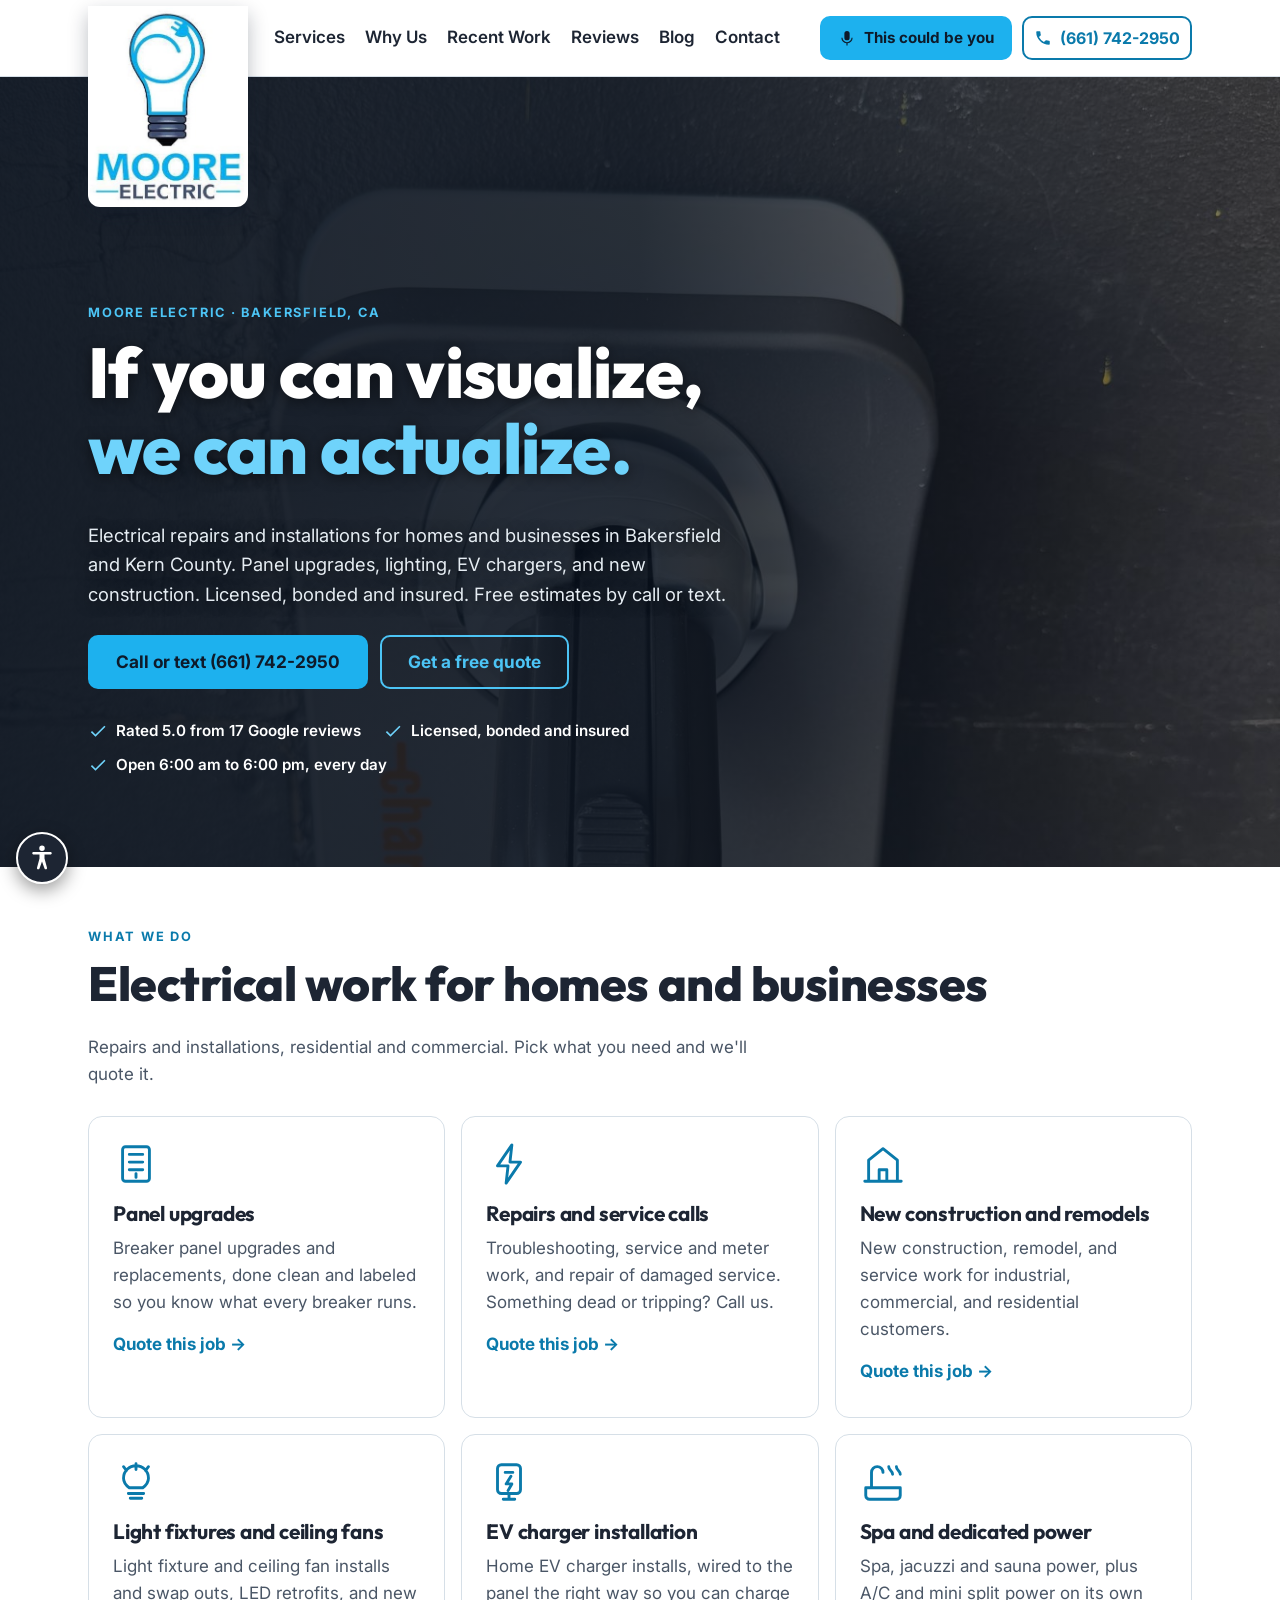
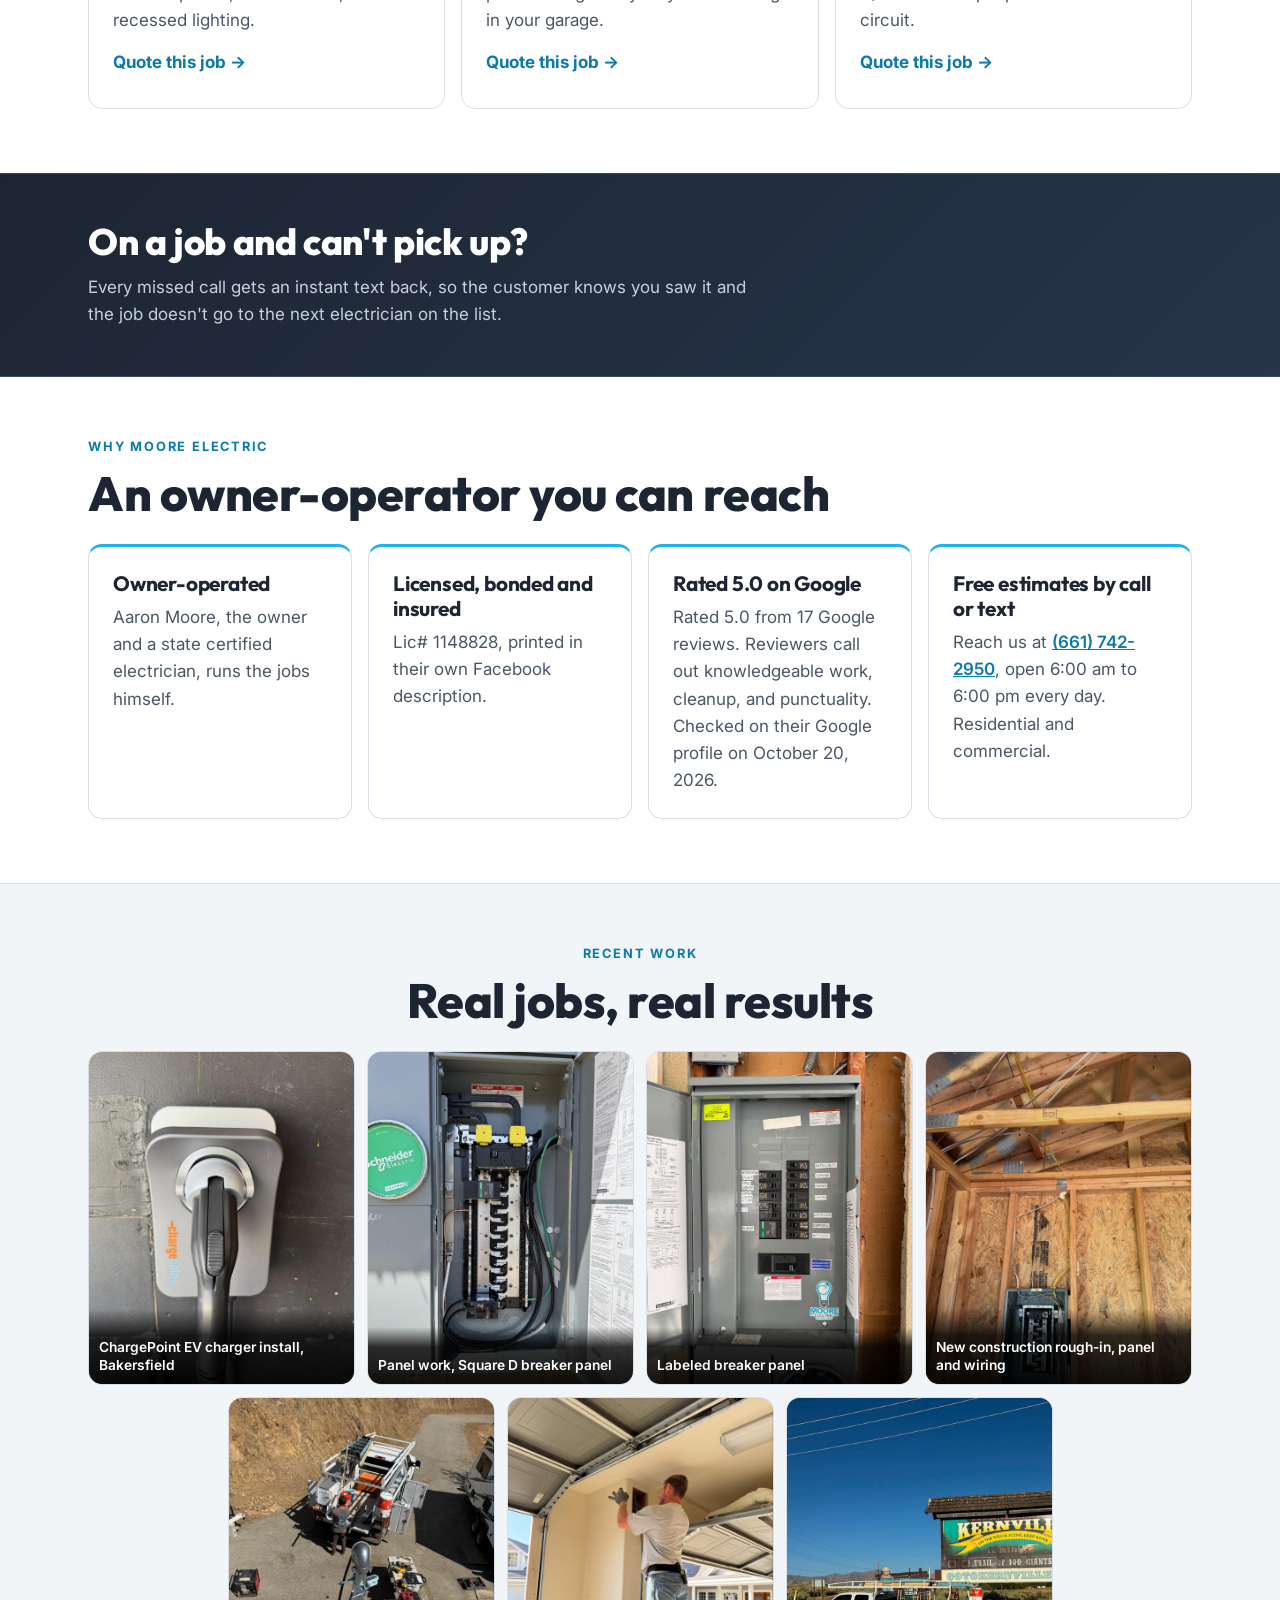
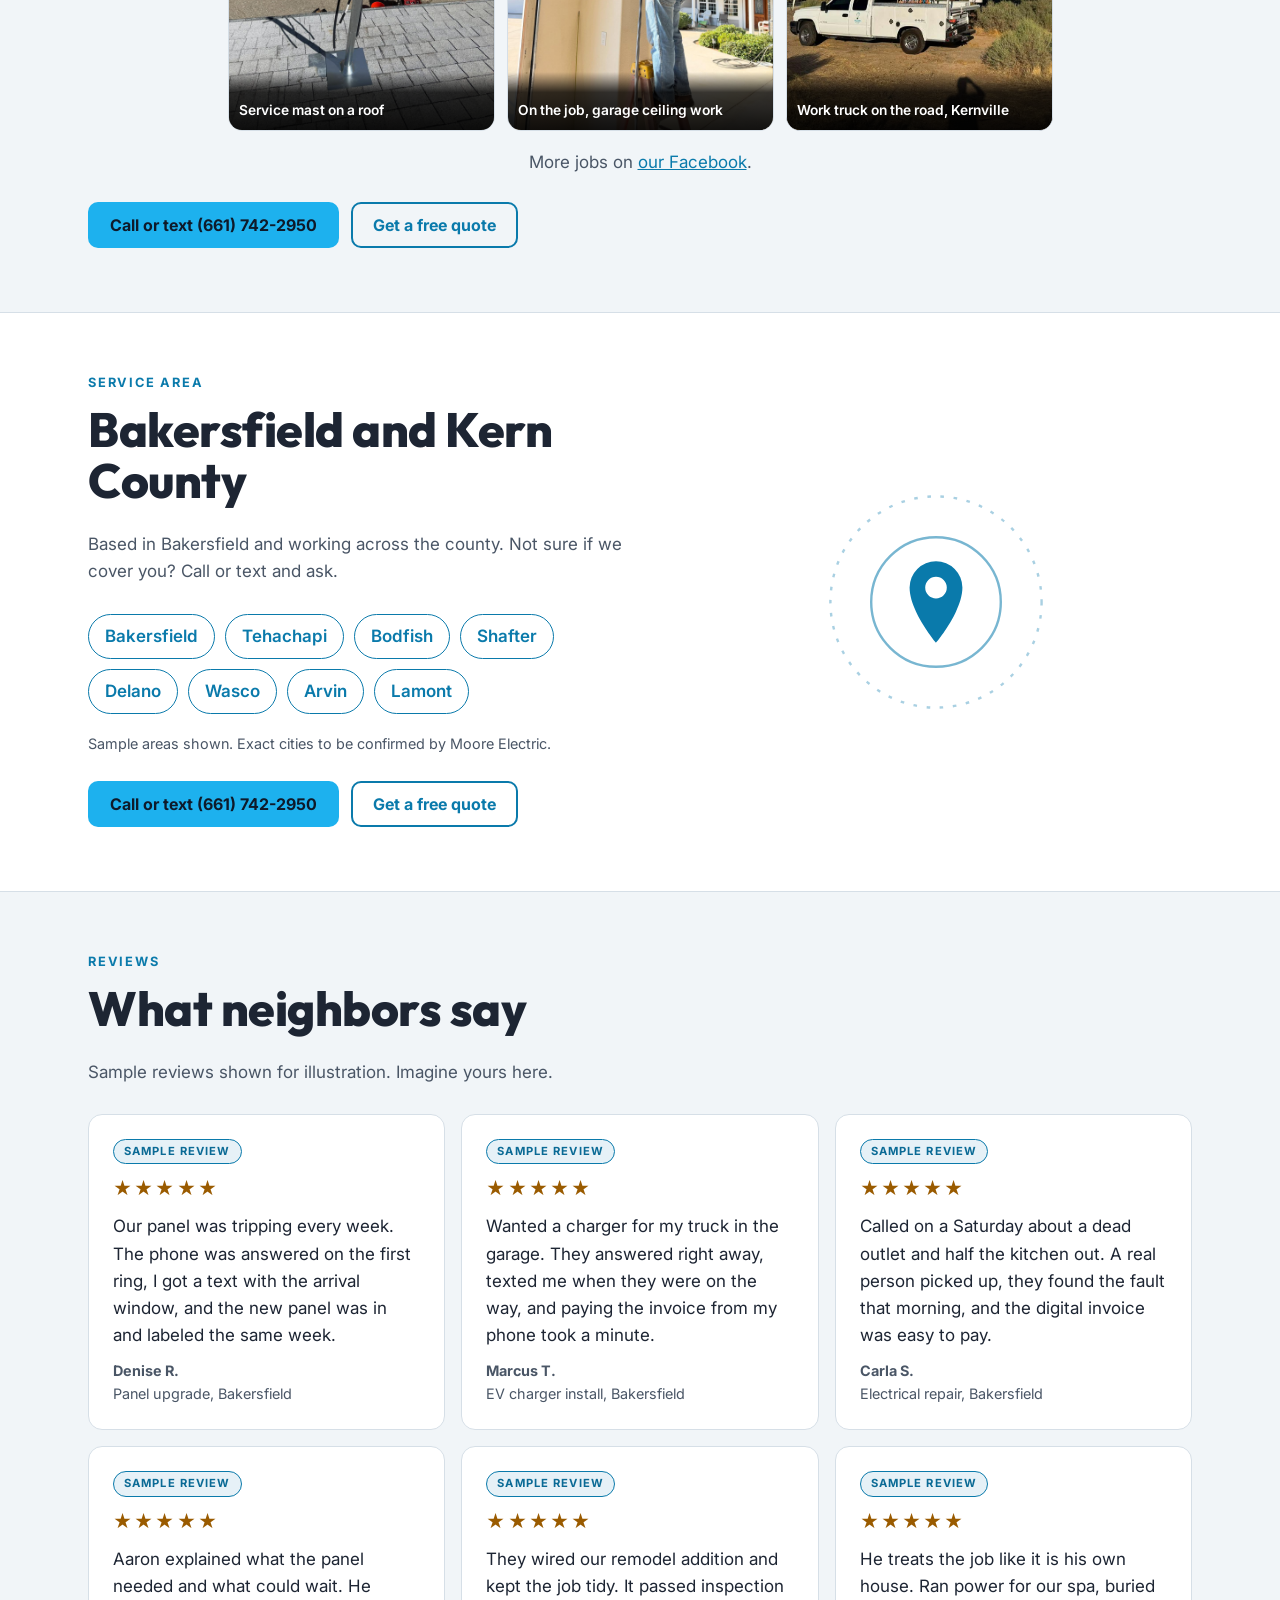
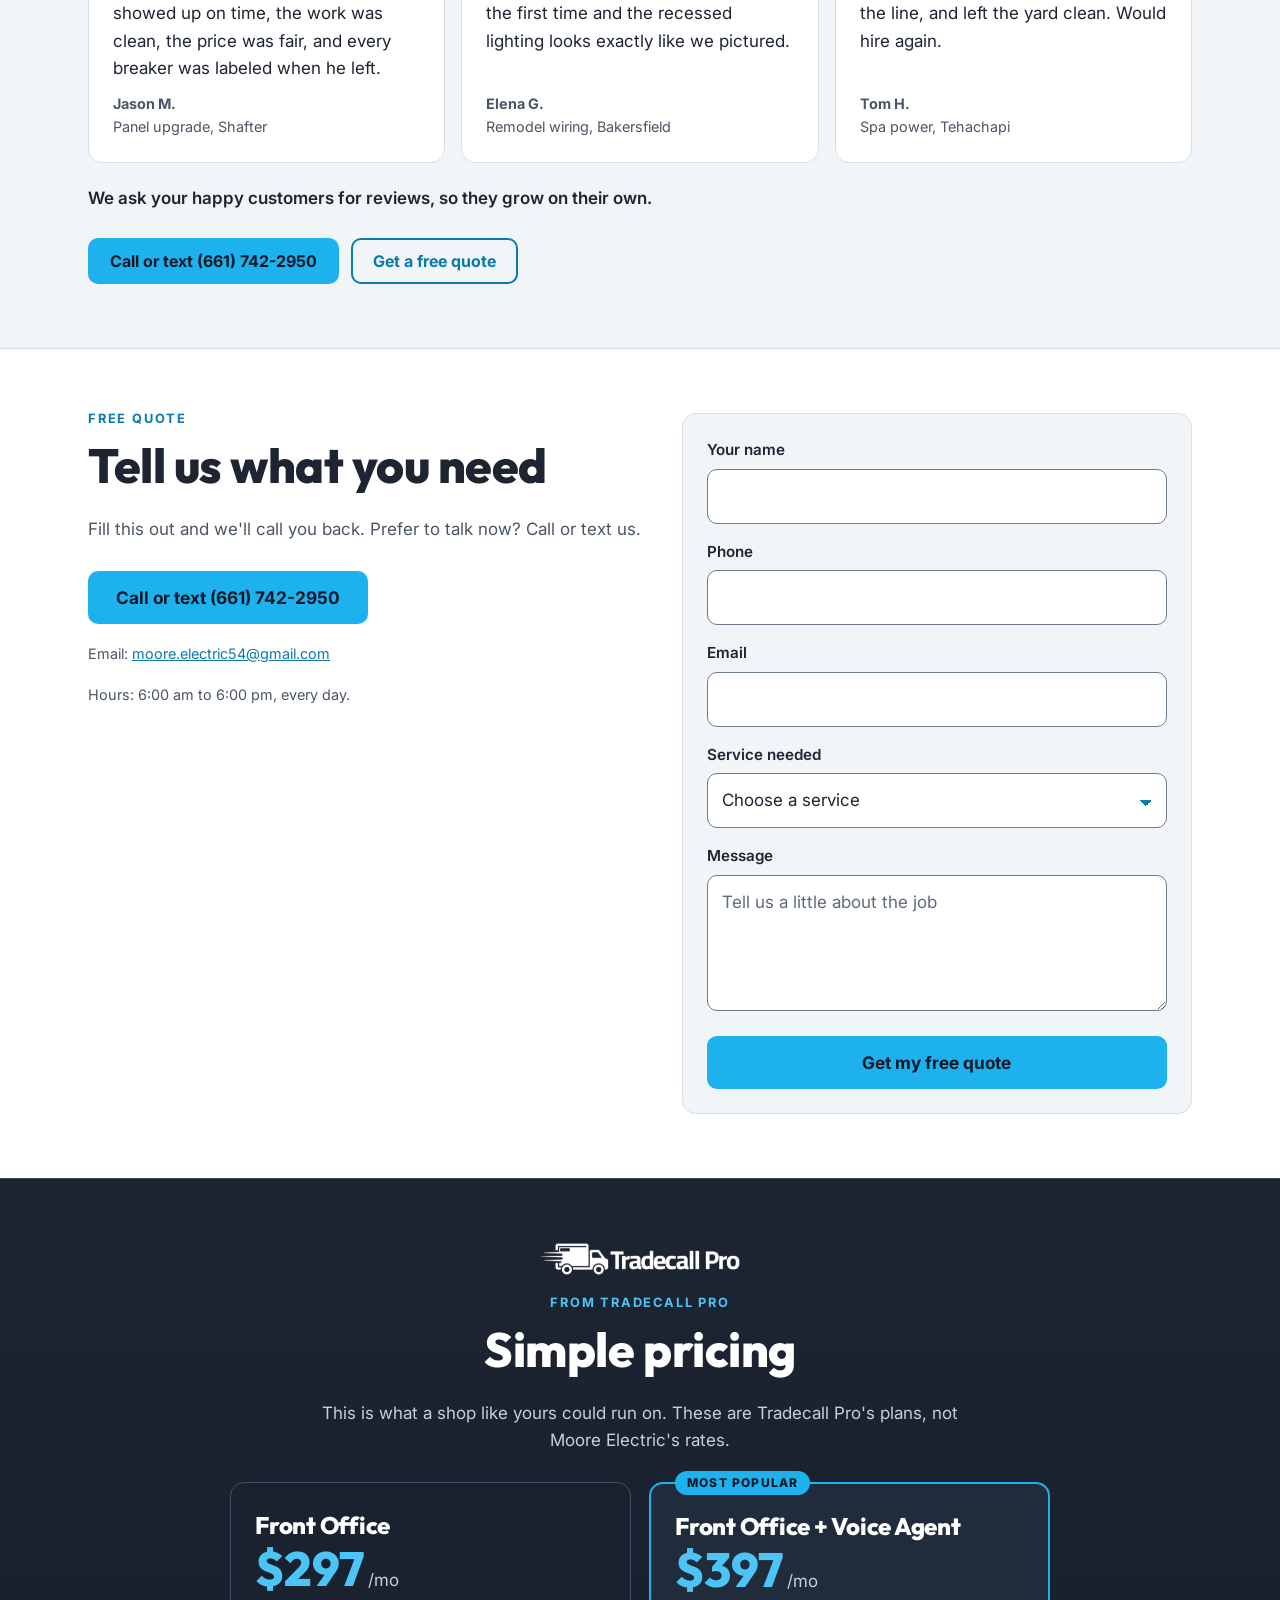
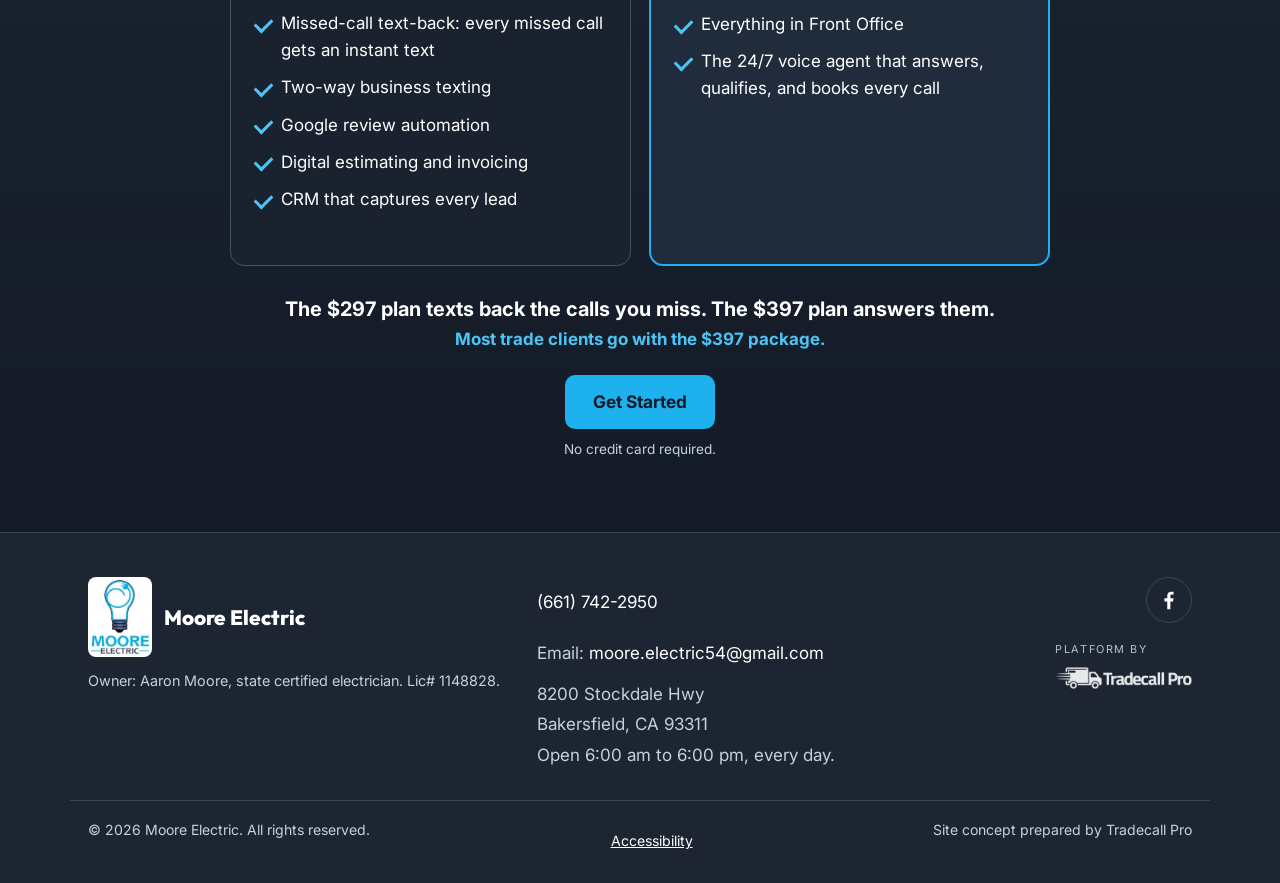
<file: MooreElectric/index.html>
<!doctype html>
<html lang="en">
<head>
<meta charset="utf-8">
<meta name="viewport" content="width=device-width, initial-scale=1">
<title>Moore Electric | Electrician in Bakersfield and Kern County</title>
<meta name="description" content="Electrical repairs and installations for homes and businesses in Bakersfield and Kern County. Panel upgrades, lighting, EV chargers, and new construction. Licensed, bonded and insured. Free estimates by call or text.">
<meta property="og:type" content="website">
<meta property="og:title" content="Moore Electric | Electrician in Bakersfield and Kern County">
<meta property="og:description" content="Electrical repairs and installations for homes and businesses in Bakersfield and Kern County. Panel upgrades, lighting, EV chargers, and new construction. Licensed, bonded and insured. Free estimates by call or text.">
<meta property="og:image" content="https://tradecallpro.github.io/mockup-electrician/MooreElectric/assets/gallery/photo-02-panel-square-d.jpg">
<meta name="theme-color" content="#ffffff">
<link rel="icon" type="image/png" href="assets/favicon.png">
<link rel="preconnect" href="https://fonts.googleapis.com">
<link rel="preconnect" href="https://fonts.gstatic.com" crossorigin>
<link rel="stylesheet" href="https://fonts.googleapis.com/css2?family=Outfit:wght@600;700;800&family=Inter:wght@400;500;600;700&display=swap">
<link rel="stylesheet" href="styles.css?v=4">
</head>
<body>
<a class="skip" href="#main">Skip to main content</a>

<header class="site-header" id="top">
  <div class="wrap header-row">
    <a class="brand" href="#top" aria-label="Moore Electric, back to top">
      <img src="assets/logo.jpg" width="331" height="416" alt="Moore Electric logo">
    </a>
    <nav class="nav" id="nav" aria-label="Main">
      <a href="#services">Services</a>
      <a href="#why">Why Us</a>
      <a href="#work">Recent Work</a>
      <a href="#reviews">Reviews</a>
      <a href="#blog" id="blogLink" aria-haspopup="dialog">Blog</a>
      <a href="#quote">Contact</a>
    </nav>
    <div class="header-ctas">
      <button class="btn btn-call btn-demo" id="demoOpen" type="button" aria-haspopup="dialog"><svg viewBox="0 0 24 24" width="18" height="18" aria-hidden="true"><path fill="currentColor" d="M12 15a3.5 3.5 0 0 0 3.5-3.5V6a3.5 3.5 0 0 0-7 0v5.5A3.5 3.5 0 0 0 12 15zm6-3.5a6 6 0 0 1-12 0H4.5a7.5 7.5 0 0 0 6.75 7.46V22h1.5v-3.04A7.5 7.5 0 0 0 19.5 11.5z"/></svg><span>This could be you</span></button>
      <a class="btn btn-ghost header-call" href="tel:+16617422950" aria-label="Call (661) 742-2950"><svg viewBox="0 0 24 24" width="18" height="18" aria-hidden="true"><path fill="currentColor" d="M6.6 10.8a15.1 15.1 0 0 0 6.6 6.6l2.2-2.2a1 1 0 0 1 1-.25 11.4 11.4 0 0 0 3.6.57 1 1 0 0 1 1 1V20a1 1 0 0 1-1 1A17 17 0 0 1 3 4a1 1 0 0 1 1-1h3.5a1 1 0 0 1 1 1c0 1.25.2 2.45.57 3.57a1 1 0 0 1-.25 1z"/></svg><span class="call-num">(661) 742-2950</span></a>
    </div>
    <button class="menu-btn" id="menuBtn" aria-expanded="false" aria-controls="nav" aria-label="Open menu"><span></span><span></span><span></span></button>
  </div>
</header>

<main id="main">

<section class="hero dark" aria-labelledby="hero-h">
  <div class="wrap">
    <div class="hero-copy">
      <p class="eyebrow">Moore Electric &middot; Bakersfield, CA</p>
      <h1 id="hero-h">If you can visualize, <span class="hl">we can actualize.</span></h1>
      <p class="lead">Electrical repairs and installations for homes and businesses in Bakersfield and Kern County. Panel upgrades, lighting, EV chargers, and new construction. Licensed, bonded and insured. Free estimates by call or text.</p>
      <div class="cta-row">
        <a class="btn btn-call btn-lg" href="tel:+16617422950">Call or text (661) 742-2950</a>
        <a class="btn btn-ghost btn-lg" href="#quote">Get a free quote</a>
      </div>
      <ul class="trust" aria-label="Why call us">
        <li><svg viewBox="0 0 24 24" width="20" height="20" aria-hidden="true"><path fill="currentColor" d="M9 16.2 4.8 12l-1.4 1.4L9 19 21 7l-1.4-1.4z"/></svg>Rated 5.0 from 17 Google reviews</li>
        <li><svg viewBox="0 0 24 24" width="20" height="20" aria-hidden="true"><path fill="currentColor" d="M9 16.2 4.8 12l-1.4 1.4L9 19 21 7l-1.4-1.4z"/></svg>Licensed, bonded and insured</li>
        <li><svg viewBox="0 0 24 24" width="20" height="20" aria-hidden="true"><path fill="currentColor" d="M9 16.2 4.8 12l-1.4 1.4L9 19 21 7l-1.4-1.4z"/></svg>Open 6:00 am to 6:00 pm, every day</li>
      </ul>
    </div>
  </div>
</section>

<section class="section" id="services" aria-labelledby="services-h">
  <div class="wrap">
    <p class="eyebrow">What we do</p>
    <h2 id="services-h">Electrical work for homes and businesses</h2>
    <p class="section-lead">Repairs and installations, residential and commercial. Pick what you need and we'll quote it.</p>
    <ul class="grid services">
      <li class="card">
        <svg class="ico" viewBox="0 0 48 48" aria-hidden="true"><rect x="10" y="6" width="28" height="36" rx="3" fill="none" stroke="currentColor" stroke-width="3" stroke-linejoin="round" stroke-linecap="round"/><path d="M17 14h14M17 22h14M17 30h14M24 34v4" fill="none" stroke="currentColor" stroke-width="3" stroke-linejoin="round" stroke-linecap="round"/></svg>
        <h3>Panel upgrades</h3>
        <p>Breaker panel upgrades and replacements, done clean and labeled so you know what every breaker runs.</p>
        <a class="card-link" href="#quote" data-service="Panel upgrades">Quote this job</a>
      </li>
      <li class="card">
        <svg class="ico" viewBox="0 0 48 48" aria-hidden="true"><path d="M27 4 12 26h11l-2 18 15-22H25z" fill="none" stroke="currentColor" stroke-width="3" stroke-linejoin="round" stroke-linecap="round"/></svg>
        <h3>Repairs and service calls</h3>
        <p>Troubleshooting, service and meter work, and repair of damaged service. Something dead or tripping? Call us.</p>
        <a class="card-link" href="#quote" data-service="Repairs and service calls">Quote this job</a>
      </li>
      <li class="card">
        <svg class="ico" viewBox="0 0 48 48" aria-hidden="true"><path d="M5 42h38M9 42V20l15-12 15 12v22M20 42V30h8v12" fill="none" stroke="currentColor" stroke-width="3" stroke-linejoin="round" stroke-linecap="round"/></svg>
        <h3>New construction and remodels</h3>
        <p>New construction, remodel, and service work for industrial, commercial, and residential customers.</p>
        <a class="card-link" href="#quote" data-service="New construction and remodels">Quote this job</a>
      </li>
      <li class="card">
        <svg class="ico" viewBox="0 0 48 48" aria-hidden="true"><path d="M24 5v6M14 12l-3-4M34 12l3-4M16 36h16M18 41h12M17 30c-4-3-6-6-6-10a13 13 0 0 1 26 0c0 4-2 7-6 10z" fill="none" stroke="currentColor" stroke-width="3" stroke-linejoin="round" stroke-linecap="round"/></svg>
        <h3>Light fixtures and ceiling fans</h3>
        <p>Light fixture and ceiling fan installs and swap outs, LED retrofits, and new recessed lighting.</p>
        <a class="card-link" href="#quote" data-service="Light fixtures and ceiling fans">Quote this job</a>
      </li>
      <li class="card">
        <svg class="ico" viewBox="0 0 48 48" aria-hidden="true"><rect x="12" y="6" width="24" height="30" rx="4" fill="none" stroke="currentColor" stroke-width="3" stroke-linejoin="round" stroke-linecap="round"/><path d="M20 14h8M24 36v6M18 42h12M26 18l-5 8h6l-4 7" fill="none" stroke="currentColor" stroke-width="3" stroke-linejoin="round" stroke-linecap="round"/></svg>
        <h3>EV charger installation</h3>
        <p>Home EV charger installs, wired to the panel the right way so you can charge in your garage.</p>
        <a class="card-link" href="#quote" data-service="EV charger installation">Quote this job</a>
      </li>
      <li class="card">
        <svg class="ico" viewBox="0 0 48 48" aria-hidden="true"><path d="M6 30h36v8a4 4 0 0 1-4 4H10a4 4 0 0 1-4-4zM12 30V14a6 6 0 0 1 12 0M30 8c0 4 4 4 4 8M38 8c0 4 4 4 4 8" fill="none" stroke="currentColor" stroke-width="3" stroke-linejoin="round" stroke-linecap="round"/></svg>
        <h3>Spa and dedicated power</h3>
        <p>Spa, jacuzzi and sauna power, plus A/C and mini split power on its own circuit.</p>
        <a class="card-link" href="#quote" data-service="Spa and dedicated power">Quote this job</a>
      </li>
    </ul>
  </div>
</section>

<section class="band dark" aria-labelledby="mc-h">
  <div class="wrap band-grid">
    <h2 id="mc-h">On a job and can't pick up?</h2>
    <p>Every missed call gets an instant text back, so the customer knows you saw it and the job doesn't go to the next electrician on the list.</p>
  </div>
</section>

<section class="section" id="why" aria-labelledby="why-h">
  <div class="wrap">
    <p class="eyebrow">Why Moore Electric</p>
    <h2 id="why-h">An owner-operator you can reach</h2>
    <ul class="grid why">
      <li class="card"><h3>Owner-operated</h3><p>Aaron Moore, the owner and a state certified electrician, runs the jobs himself.</p></li>
      <li class="card"><h3>Licensed, bonded and insured</h3><p>Lic# 1148828, printed in their own Facebook description.</p></li>
      <li class="card"><h3>Rated 5.0 on Google</h3><p>Rated 5.0 from 17 Google reviews. Reviewers call out knowledgeable work, cleanup, and punctuality. Checked on their Google profile on October 20, 2026.</p></li>
      <li class="card"><h3>Free estimates by call or text</h3><p>Reach us at <a href="tel:+16617422950">(661) 742-2950</a>, open 6:00 am to 6:00 pm every day. Residential and commercial.</p></li>
    </ul>
  </div>
</section>

<section class="section alt" id="work" aria-labelledby="work-h">
  <div class="wrap">
    <p class="eyebrow" style="text-align:center">Recent work</p>
    <h2 id="work-h" style="text-align:center">Real jobs, real results</h2>
    <ul class="gallery">
      <li><a class="shot" href="https://www.facebook.com/Moore-Electric-1885187098373442/" target="_blank" rel="noopener">
        <img src="assets/gallery/photo-01-ev-charger.jpg" alt="ChargePoint wall-mounted EV charger with the plug in, installed in a Bakersfield garage" loading="lazy" decoding="async">
        <span class="cap">ChargePoint EV charger install, Bakersfield</span><span class="sr-only"> (opens Facebook in a new tab)</span>
      </a></li>
      <li><a class="shot" href="https://www.facebook.com/Moore-Electric-1885187098373442/" target="_blank" rel="noopener">
        <img src="assets/gallery/photo-02-panel-square-d.jpg" alt="Open Schneider Electric Square D breaker panel with the wiring neatly run" loading="lazy" decoding="async">
        <span class="cap">Panel work, Square D breaker panel</span><span class="sr-only"> (opens Facebook in a new tab)</span>
      </a></li>
      <li><a class="shot" href="https://www.facebook.com/Moore-Electric-1885187098373442/" target="_blank" rel="noopener">
        <img src="assets/gallery/photo-03-panel-labeled.jpg" alt="Open breaker panel with every circuit labeled and a Moore Electric sticker on the panel" loading="lazy" decoding="async">
        <span class="cap">Labeled breaker panel</span><span class="sr-only"> (opens Facebook in a new tab)</span>
      </a></li>
      <li><a class="shot" href="https://www.facebook.com/Moore-Electric-1885187098373442/" target="_blank" rel="noopener">
        <img src="assets/gallery/photo-04-rough-in-panel.jpg" alt="Breaker panel set in new wood framing with wiring run to it, before the walls are closed" loading="lazy" decoding="async">
        <span class="cap">New construction rough-in, panel and wiring</span><span class="sr-only"> (opens Facebook in a new tab)</span>
      </a></li>
      <li><a class="shot" href="https://www.facebook.com/Moore-Electric-1885187098373442/" target="_blank" rel="noopener">
        <img src="assets/gallery/photo-05-roof-service-mast.jpg" alt="Metal service mast mounted on a shingle roof with the work truck parked below" loading="lazy" decoding="async">
        <span class="cap">Service mast on a roof</span><span class="sr-only"> (opens Facebook in a new tab)</span>
      </a></li>
      <li><a class="shot" href="https://www.facebook.com/Moore-Electric-1885187098373442/" target="_blank" rel="noopener">
        <img src="assets/gallery/photo-06-garage-ceiling.jpg" alt="Electrician on a ladder working near the ceiling in a garage" loading="lazy" decoding="async">
        <span class="cap">On the job, garage ceiling work</span><span class="sr-only"> (opens Facebook in a new tab)</span>
      </a></li>
      <li><a class="shot" href="https://www.facebook.com/Moore-Electric-1885187098373442/" target="_blank" rel="noopener">
        <img src="assets/gallery/photo-07-work-truck-kernville.jpg" alt="White work truck with a ladder rack parked beside the Kernville sign" style="object-position:25% 50%" loading="lazy" decoding="async">
        <span class="cap">Work truck on the road, Kernville</span><span class="sr-only"> (opens Facebook in a new tab)</span>
      </a></li>
    </ul>
    <p class="gallery-foot">More jobs on <a href="https://www.facebook.com/Moore-Electric-1885187098373442/" target="_blank" rel="noopener">our Facebook<span class="sr-only"> (opens in a new tab)</span></a>.</p>
    <div class="cta-row">
      <a class="btn btn-call" href="tel:+16617422950">Call or text (661) 742-2950</a>
      <a class="btn btn-ghost" href="#quote">Get a free quote</a>
    </div>
  </div>
</section>

<section class="section" id="area" aria-labelledby="area-h">
  <div class="wrap area-grid">
    <div>
      <p class="eyebrow">Service area</p>
      <h2 id="area-h">Bakersfield and Kern County</h2>
      <p class="section-lead">Based in Bakersfield and working across the county. Not sure if we cover you? Call or text and ask.</p>
      <ul class="chips" aria-label="Sample service areas"><li>Bakersfield</li><li>Tehachapi</li><li>Bodfish</li><li>Shafter</li><li>Delano</li><li>Wasco</li><li>Arvin</li><li>Lamont</li></ul>
      <p class="note">Sample areas shown. Exact cities to be confirmed by Moore Electric.</p>
      <div class="cta-row">
      <a class="btn btn-call" href="tel:+16617422950">Call or text (661) 742-2950</a>
      <a class="btn btn-ghost" href="#quote">Get a free quote</a>
    </div>
    </div>
    <svg class="area-art" viewBox="0 0 200 200" aria-hidden="true"><circle cx="100" cy="100" r="88" fill="none" stroke="currentColor" stroke-opacity=".35" stroke-width="2" stroke-dasharray="3 8"/><circle cx="100" cy="100" r="54" fill="none" stroke="currentColor" stroke-opacity=".55" stroke-width="2"/><path d="M100 66a22 22 0 0 0-22 22c0 20 22 46 22 46s22-26 22-46a22 22 0 0 0-22-22zm0 31a9 9 0 1 1 0-18 9 9 0 0 1 0 18z" fill="currentColor"/></svg>
  </div>
</section>

<section class="section alt" id="reviews" aria-labelledby="rev-h">
  <div class="wrap">
    <p class="eyebrow">Reviews</p>
    <h2 id="rev-h">What neighbors say</h2>
    <p class="section-lead">Sample reviews shown for illustration. Imagine yours here.</p>
    <ul class="grid reviews">
      <li class="card review">
        <span class="badge">Sample review</span>
        <p class="stars" role="img" aria-label="5 out of 5 stars">&#9733;&#9733;&#9733;&#9733;&#9733;</p>
        <p class="rev-text">Our panel was tripping every week. The phone was answered on the first ring, I got a text with the arrival window, and the new panel was in and labeled the same week.</p>
        <p class="rev-by"><strong>Denise R.</strong><span>Panel upgrade, Bakersfield</span></p>
      </li>
      <li class="card review">
        <span class="badge">Sample review</span>
        <p class="stars" role="img" aria-label="5 out of 5 stars">&#9733;&#9733;&#9733;&#9733;&#9733;</p>
        <p class="rev-text">Wanted a charger for my truck in the garage. They answered right away, texted me when they were on the way, and paying the invoice from my phone took a minute.</p>
        <p class="rev-by"><strong>Marcus T.</strong><span>EV charger install, Bakersfield</span></p>
      </li>
      <li class="card review">
        <span class="badge">Sample review</span>
        <p class="stars" role="img" aria-label="5 out of 5 stars">&#9733;&#9733;&#9733;&#9733;&#9733;</p>
        <p class="rev-text">Called on a Saturday about a dead outlet and half the kitchen out. A real person picked up, they found the fault that morning, and the digital invoice was easy to pay.</p>
        <p class="rev-by"><strong>Carla S.</strong><span>Electrical repair, Bakersfield</span></p>
      </li>
      <li class="card review">
        <span class="badge">Sample review</span>
        <p class="stars" role="img" aria-label="5 out of 5 stars">&#9733;&#9733;&#9733;&#9733;&#9733;</p>
        <p class="rev-text">Aaron explained what the panel needed and what could wait. He showed up on time, the work was clean, the price was fair, and every breaker was labeled when he left.</p>
        <p class="rev-by"><strong>Jason M.</strong><span>Panel upgrade, Shafter</span></p>
      </li>
      <li class="card review">
        <span class="badge">Sample review</span>
        <p class="stars" role="img" aria-label="5 out of 5 stars">&#9733;&#9733;&#9733;&#9733;&#9733;</p>
        <p class="rev-text">They wired our remodel addition and kept the job tidy. It passed inspection the first time and the recessed lighting looks exactly like we pictured.</p>
        <p class="rev-by"><strong>Elena G.</strong><span>Remodel wiring, Bakersfield</span></p>
      </li>
      <li class="card review">
        <span class="badge">Sample review</span>
        <p class="stars" role="img" aria-label="5 out of 5 stars">&#9733;&#9733;&#9733;&#9733;&#9733;</p>
        <p class="rev-text">He treats the job like it is his own house. Ran power for our spa, buried the line, and left the yard clean. Would hire again.</p>
        <p class="rev-by"><strong>Tom H.</strong><span>Spa power, Tehachapi</span></p>
      </li>
    </ul>
    <p class="engine">We ask your happy customers for reviews, so they grow on their own.</p>
    <div class="cta-row">
      <a class="btn btn-call" href="tel:+16617422950">Call or text (661) 742-2950</a>
      <a class="btn btn-ghost" href="#quote">Get a free quote</a>
    </div>
  </div>
</section>

<section class="section quote" id="quote" aria-labelledby="quote-h">
  <div class="wrap quote-grid">
    <div>
      <p class="eyebrow">Free quote</p>
      <h2 id="quote-h">Tell us what you need</h2>
      <p class="section-lead">Fill this out and we'll call you back. Prefer to talk now? Call or text us.</p>
      <a class="btn btn-call btn-lg" href="tel:+16617422950">Call or text (661) 742-2950</a>
      <p class="note">Email: <a href="mailto:moore.electric54@gmail.com">moore.electric54@gmail.com</a></p>
      <p class="note">Hours: 6:00 am to 6:00 pm, every day.</p>
    </div>
    <div class="form-wrap">
      <!-- LEAD-CAPTURE HOOKUP (Tradecall Pro): data-endpoint is a placeholder in this mock-up, so nothing is sent. -->
      <form id="quoteForm" data-endpoint="https://example.invalid/TRADECALL-PRO-LEAD-CAPTURE-ENDPOINT" novalidate>
        <div class="field"><label for="name">Your name</label><input id="name" name="name" type="text" autocomplete="name" required></div>
        <div class="field"><label for="phone">Phone</label><input id="phone" name="phone" type="tel" autocomplete="tel" inputmode="tel" required></div>
        <div class="field"><label for="email">Email</label><input id="email" name="email" type="email" autocomplete="email" required></div>
        <div class="field"><label for="service">Service needed</label>
          <select id="service" name="service" required>
            <option value="" selected disabled>Choose a service</option>
            <option>Panel upgrades</option>
            <option>Repairs and service calls</option>
            <option>New construction and remodels</option>
            <option>Light fixtures and ceiling fans</option>
            <option>EV charger installation</option>
            <option>Spa and dedicated power</option>
          </select>
        </div>
        <div class="field"><label for="message">Message</label><textarea id="message" name="message" rows="4" placeholder="Tell us a little about the job"></textarea></div>
        <p class="form-error" id="formError" role="alert" hidden></p>
        <button class="btn btn-call btn-lg btn-block" type="submit">Get my free quote</button>
      </form>
      <div class="success" id="success" role="status" tabindex="-1" hidden>
        <svg viewBox="0 0 48 48" width="56" height="56" aria-hidden="true"><circle cx="24" cy="24" r="22" fill="none" stroke="currentColor" stroke-width="3"/><path d="M14 25l7 7 13-15" fill="none" stroke="currentColor" stroke-width="4" stroke-linecap="round" stroke-linejoin="round"/></svg>
        <h3>Thanks, we'll call you back shortly.</h3>
        <p>Need it sooner? Call or text <a href="tel:+16617422950">(661) 742-2950</a>.</p>
      </div>
    </div>
  </div>
</section>

<section class="pricing dark" id="pricing" aria-labelledby="price-h">
  <div class="wrap">
    <img class="price-logo" src="assets/tradecallpro-logo-reversed.png" alt="Tradecall Pro logo" width="360" height="58" loading="lazy">
    <p class="eyebrow">From Tradecall Pro</p>
    <h2 id="price-h">Simple pricing</h2>
    <p class="section-lead">This is what a shop like yours could run on. These are Tradecall Pro's plans, not Moore Electric's rates.</p>
    <div class="plans">
      <article class="plan">
        <h3>Front Office</h3>
        <p class="plan-price"><b>$297</b><span>/mo</span></p>
        <ul class="ticks">
          <li>Missed-call text-back: every missed call gets an instant text</li>
          <li>Two-way business texting</li>
          <li>Google review automation</li>
          <li>Digital estimating and invoicing</li>
          <li>CRM that captures every lead</li>
        </ul>
      </article>
      <article class="plan plan-pop">
        <span class="pop-badge">Most popular</span>
        <h3>Front Office + Voice Agent</h3>
        <p class="plan-price"><b>$397</b><span>/mo</span></p>
        <ul class="ticks">
          <li>Everything in Front Office</li>
          <li>The 24/7 voice agent that answers, qualifies, and books every call</li>
        </ul>
      </article>
    </div>
    <p class="plan-diff">The $297 plan texts back the calls you miss. The $397 plan answers them.</p>
    <p class="plan-upsell">Most trade clients go with the $397 package.</p>
    <a class="btn btn-call btn-lg plan-cta" href="https://tradecallpro.co/#trial" target="_blank" rel="noopener">Get Started<span class="sr-only"> (opens the Tradecall Pro free trial in a new tab)</span></a>
    <p class="plan-fine">No credit card required.</p>
  </div>
</section>

</main>

<footer class="site-footer dark">
  <div class="wrap footer-grid">
    <div>
      <a class="foot-brand" href="#top" aria-label="Moore Electric, back to top"><img src="assets/logo.jpg" width="64" height="80" alt="Moore Electric logo"><b>Moore Electric</b></a>
      <p class="foot-small">Owner: Aaron Moore, state certified electrician. Lic# 1148828.</p>
    </div>
    <address>
      <a href="tel:+16617422950">(661) 742-2950</a><br>
      Email: <a href="mailto:moore.electric54@gmail.com">moore.electric54@gmail.com</a><br>
      8200 Stockdale Hwy<br>Bakersfield, CA 93311<br>
      Open 6:00 am to 6:00 pm, every day.
    </address>
    <div class="foot-right">
      <div class="social">
        <a href="https://www.facebook.com/Moore-Electric-1885187098373442/" target="_blank" rel="noopener" aria-label="Moore Electric on Facebook (opens in a new tab)"><svg viewBox="0 0 24 24" width="22" height="22" aria-hidden="true"><path fill="currentColor" d="M13.5 22v-8.5h2.9l.5-3.5h-3.4V7.8c0-1 .3-1.7 1.7-1.7H17V3a23 23 0 0 0-2.5-.1c-2.6 0-4.4 1.6-4.4 4.5V10H7v3.5h3.1V22z"/></svg></a>
      </div>
      <a class="platform-tag" href="https://tradecallpro.co" target="_blank" rel="noopener" aria-label="Platform by Tradecall Pro (opens in a new tab)">
        <span>Platform by</span>
        <img src="assets/tradecallpro-logo-reversed.png" alt="Tradecall Pro" width="360" height="58" loading="lazy">
      </a>
    </div>
  </div>
  <div class="wrap legal">
    <p>&copy; 2026 Moore Electric. All rights reserved.</p>
    <p><a href="accessibility.html">Accessibility</a></p>
    <p>Site concept prepared by Tradecall Pro</p>
  </div>
</footer>

<a class="a11y-fab" href="accessibility.html" aria-label="Accessibility statement"><svg viewBox="0 0 24 24" aria-hidden="true" focusable="false"><path d="M12 2a2.2 2.2 0 1 1 0 4.4A2.2 2.2 0 0 1 12 2zM4.2 8.1c0-.6.5-1 1-1h13.6c.6 0 1 .5 1 1s-.4 1-1 1H14v3.3l2 7.3c.2.6-.2 1.2-.8 1.3-.5.1-1-.2-1.2-.7L12 14.8l-2 5.5c-.2.5-.7.8-1.2.7-.6-.1-1-.7-.8-1.3l2-7.3V9.1H5.2c-.5 0-1-.5-1-1z"/></svg></a>

<dialog class="demo-modal blog-modal" id="blogModal" aria-labelledby="blogModalTitle">
  <button class="modal-x" id="blogClose" type="button" aria-label="Close dialog"><svg viewBox="0 0 24 24" width="22" height="22" aria-hidden="true"><path d="M5 5l14 14M19 5 5 19" stroke="currentColor" stroke-width="2.5" stroke-linecap="round"/></svg></button>
  <p class="eyebrow">Blog</p>
  <h2 id="blogModalTitle" class="sr-only">Blog</h2>
  <article class="post">
    <span class="badge">Sample post</span>
    <h3 class="post-title">When Does a Bakersfield Home Need a Panel Upgrade?</h3>
    <p class="post-meta">Sample post for illustration. Not written by Moore Electric.</p>
    <p>Most Bakersfield homeowners never think about the electrical panel until something goes wrong. The breakers start tripping, the lights flicker when the A/C kicks on, or the electrician says the words "your panel is full." Here is how to tell if your home is due for an upgrade.</p>
    <h4>1. Breakers that keep tripping</h4>
    <p>A breaker that trips once in a while is doing its job. One that trips every week, or a panel that feels warm or smells off, is telling you something. An electrician can check whether it is an overloaded circuit, a worn breaker, or a panel that has reached the end of its life.</p>
    <h4>2. An older panel</h4>
    <p>Many homes in Bakersfield and across Kern County still run panels from decades ago, built for a lot less power than a modern home uses. Newer panels handle today's loads and give you room to add circuits later.</p>
    <h4>3. Adding an EV charger or a spa</h4>
    <p>A home EV charger or a spa needs its own dedicated circuit, and sometimes the panel simply has no room or not enough capacity. If you are planning either one, a panel check should come first. The same goes for new A/C or mini split power.</p>
    <h4>4. What an upgrade involves</h4>
    <p>A good upgrade means a proper permit, the new panel set and wired, every breaker labeled, and the power back on the same day in most cases. Ask for a free estimate before you decide. Serving Bakersfield, Tehachapi, Shafter, Delano, and the rest of Kern County.</p>
  </article>
  <aside class="gets dark" aria-labelledby="getsTitle">
    <p class="eyebrow">What you get</p>
    <h3 id="getsTitle">Free Monthly Blog Posts</h3>
    <ul class="ticks">
      <li>Fresh content Google rewards: every post is another page that can rank for local searches.</li>
      <li>Answers the questions customers are already typing into Google.</li>
      <li>Written for your trade and your town, published to your site, zero effort from you.</li>
    </ul>
    <p class="gets-line">Every Tradecall Pro website includes at least one blog post per month.</p>
    <a class="btn btn-call btn-lg" href="https://tradecallpro.co/#trial" target="_blank" rel="noopener">Get Started<span class="sr-only"> (opens the Tradecall Pro free trial in a new tab)</span></a>
  </aside>
</dialog>

<dialog class="demo-modal" id="demoModal" aria-labelledby="demoTitle">
  <button class="modal-x" id="demoClose" type="button" aria-label="Close dialog"><svg viewBox="0 0 24 24" width="22" height="22" aria-hidden="true"><path d="M5 5l14 14M19 5 5 19" stroke="currentColor" stroke-width="2.5" stroke-linecap="round"/></svg></button>
  <p class="eyebrow">Voice AI demo</p>
  <h2 id="demoTitle">Hear it in action</h2>
  <p class="modal-copy">You're about to experience how a live AI agent answers your phones when you can't pick up. Tap the call button, allow your microphone, and play the homeowner for a minute.</p>
  <div class="demo-box">
    <button class="btn btn-call btn-lg btn-block" id="demoCall" type="button">
      <svg viewBox="0 0 24 24" width="20" height="20" aria-hidden="true"><path fill="currentColor" d="M6.6 10.8a15.1 15.1 0 0 0 6.6 6.6l2.2-2.2a1 1 0 0 1 1-.25 11.4 11.4 0 0 0 3.6.57 1 1 0 0 1 1 1V20a1 1 0 0 1-1 1A17 17 0 0 1 3 4a1 1 0 0 1 1-1h3.5a1 1 0 0 1 1 1c0 1.25.2 2.45.57 3.57a1 1 0 0 1-.25 1z"/></svg>
      <span class="lbl">Call now</span>
    </button>
    <p class="demo-timer" id="demoTimer" hidden>0:00</p>
    <p class="demo-fail" id="demoFail" hidden>We couldn't start the demo call.</p>
    <p class="demo-status" id="demoStatus" role="status" aria-live="polite"></p>
    <div id="demoTs"></div>
    <p class="demo-after" id="demoAfter" hidden>Want this answering your shop's phones? <a href="https://tradecallpro.co/" target="_blank" rel="noopener">Start your free trial with Tradecall Pro<span class="sr-only"> (opens in a new tab)</span></a>.</p>
  </div>
  <p class="modal-fine">Live demo by Tradecall Pro.</p>
</dialog>

<div class="mobile-bar" id="mobileBar" role="region" aria-label="Call or request a quote">
  <a class="btn btn-call" href="tel:+16617422950">Call now</a>
  <a class="btn btn-ghost" href="#quote">Free quote</a>
</div>

<script src="script.js?v=1"></script>
<script src="demo.js?v=1"></script>
<script src="mockup-beacon.js" data-mockup-id="moore-electric" defer></script>
</body>
</html>
</file>
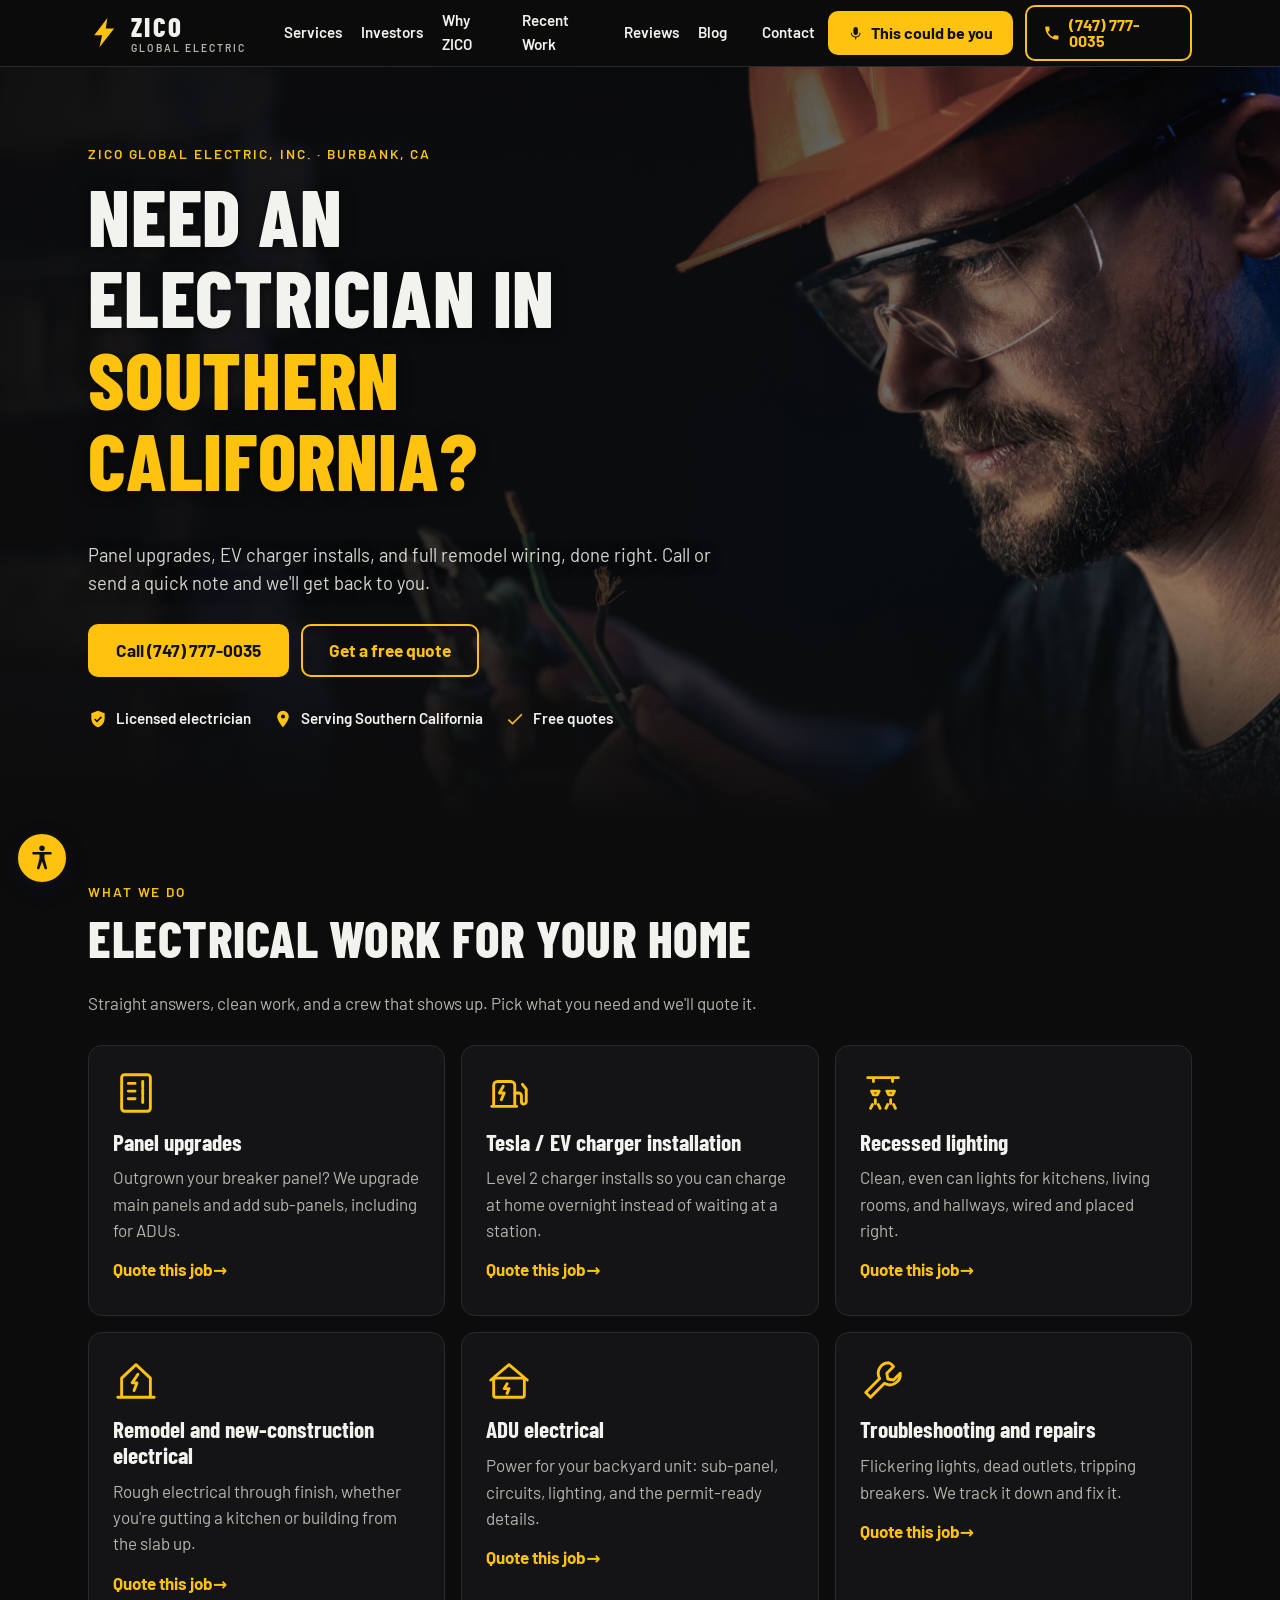
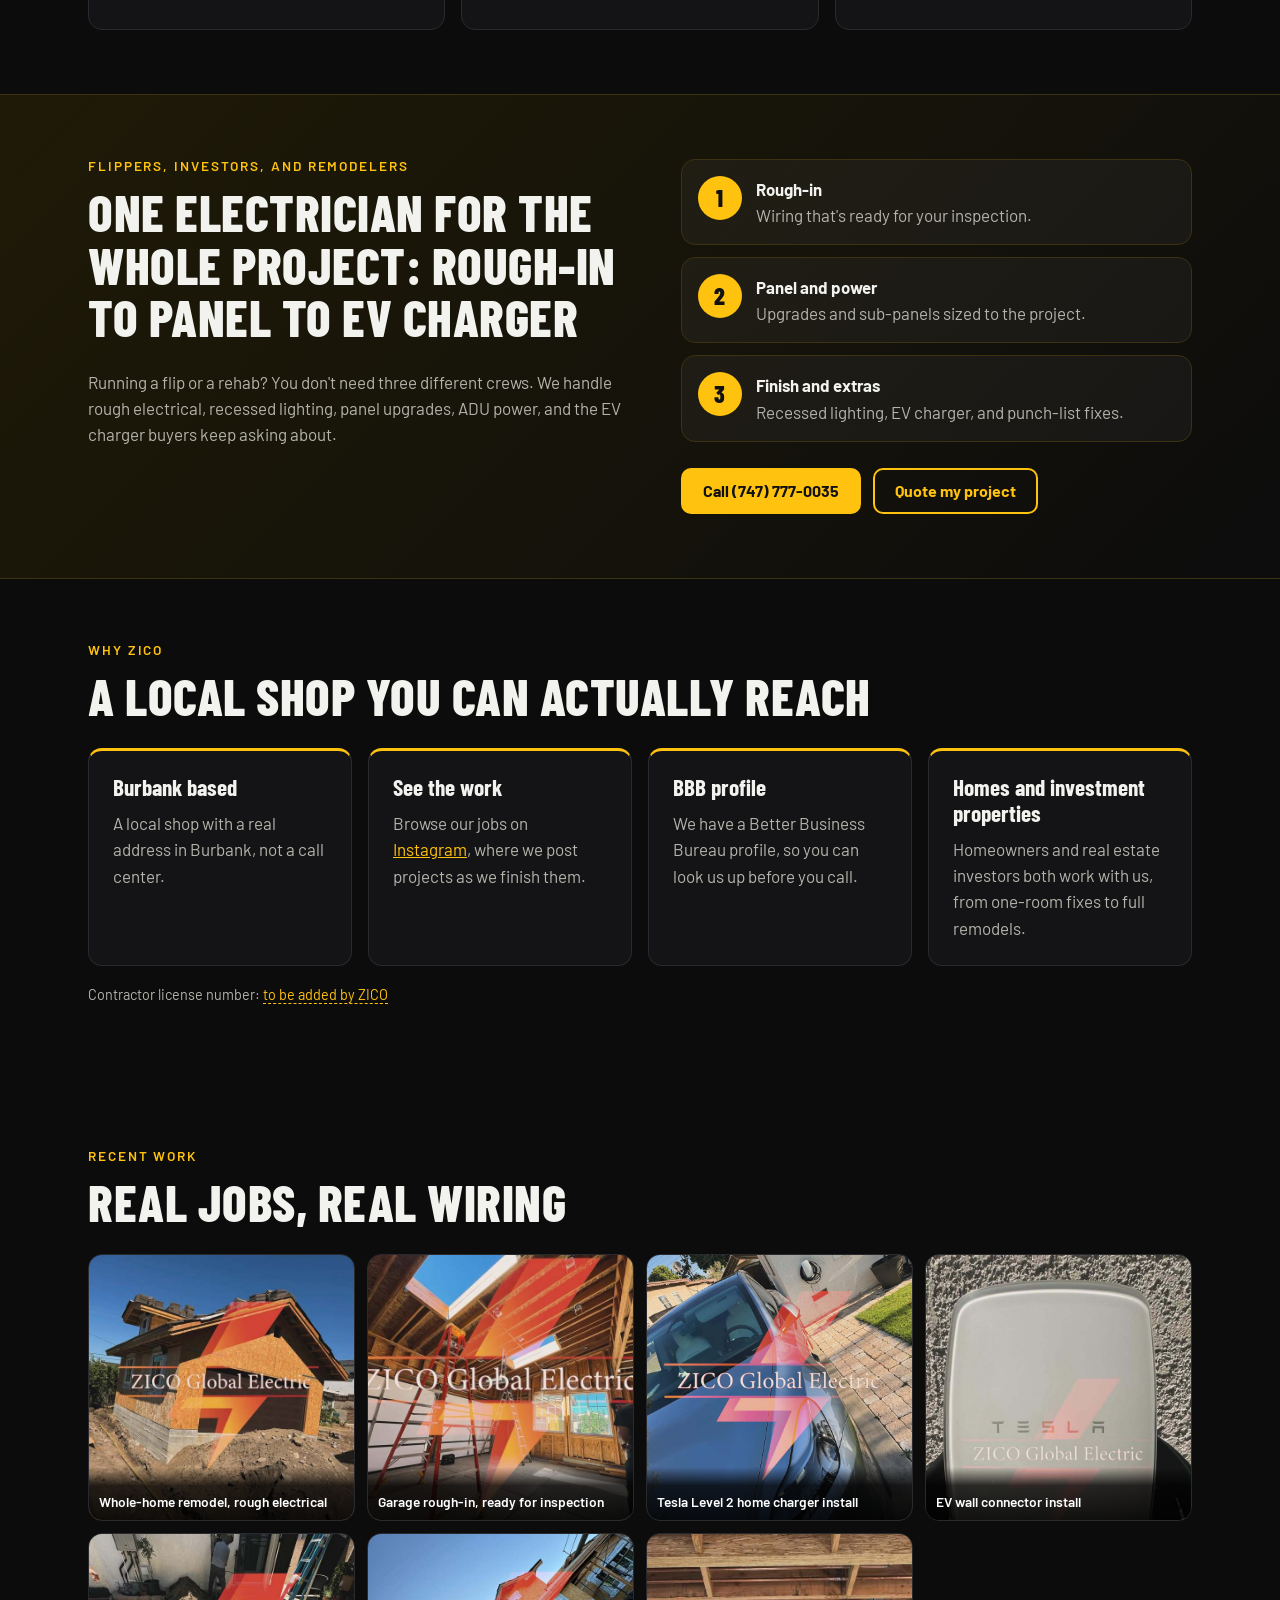
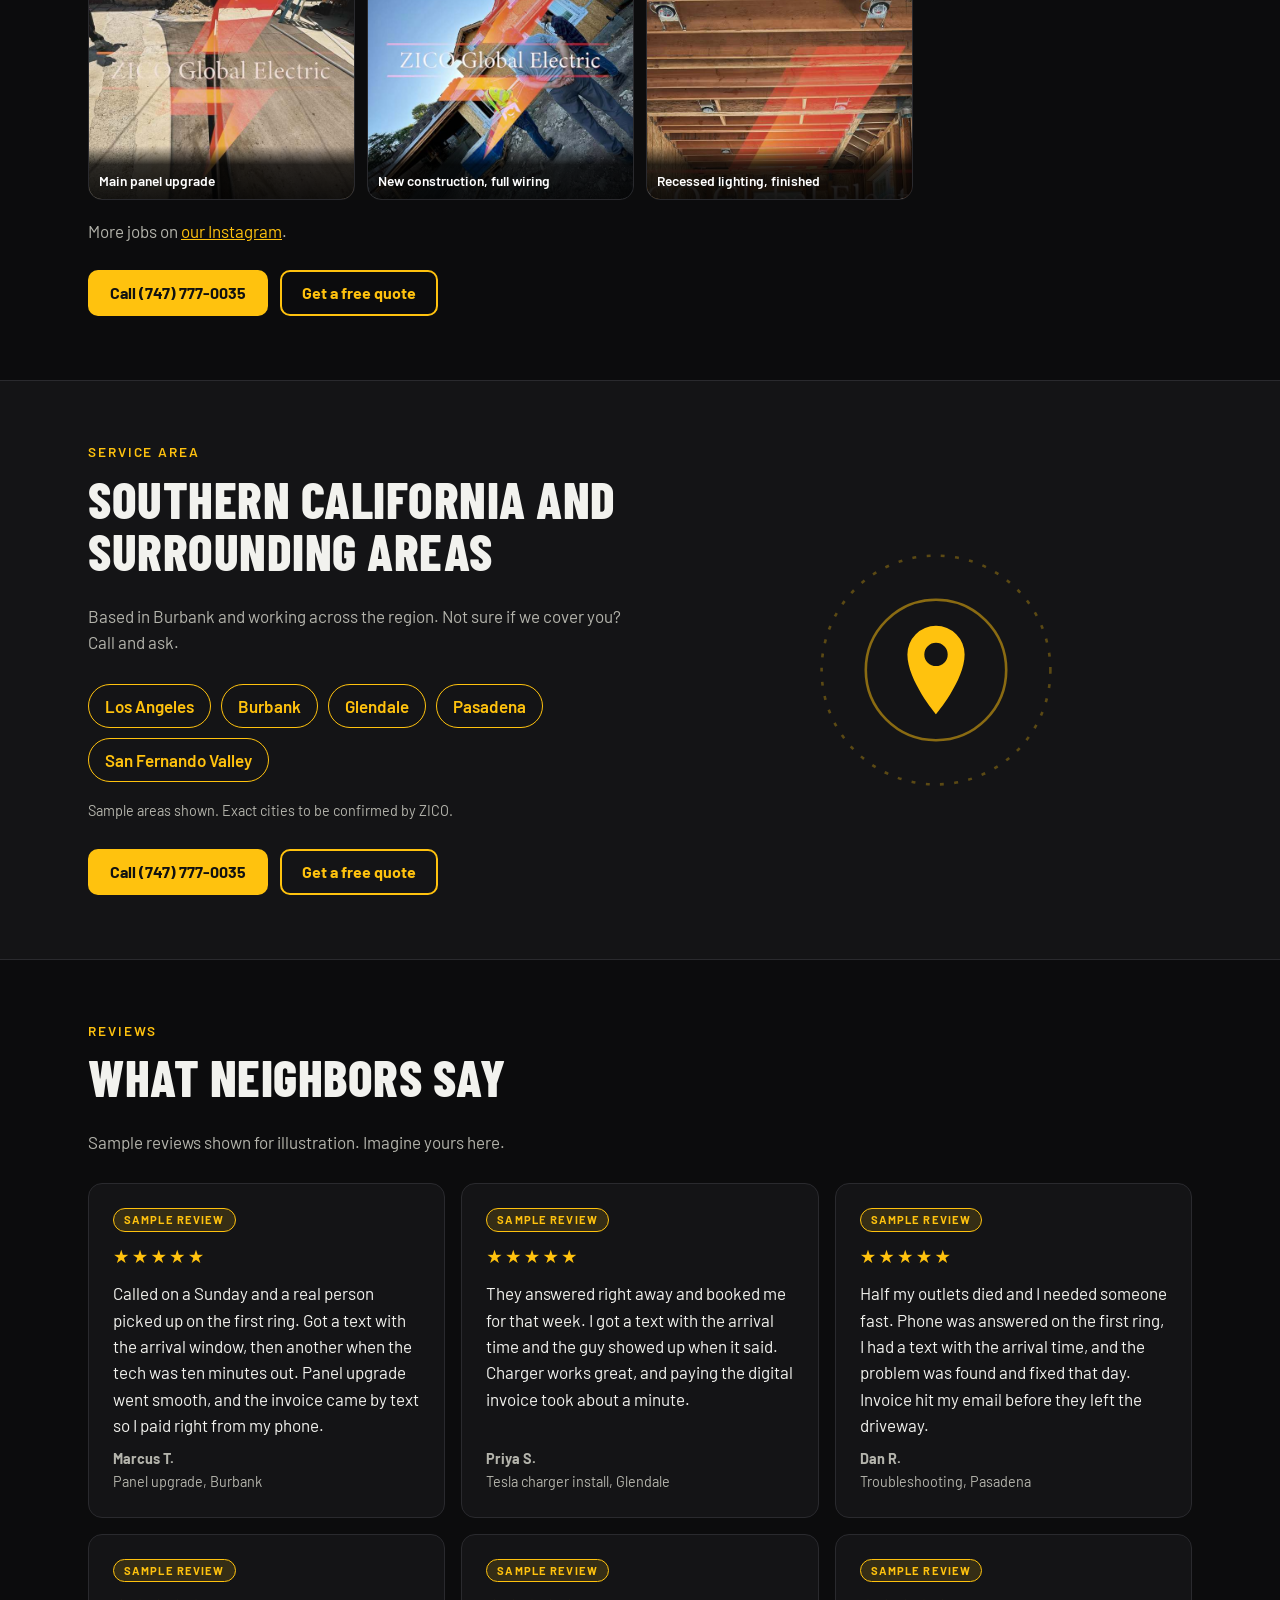
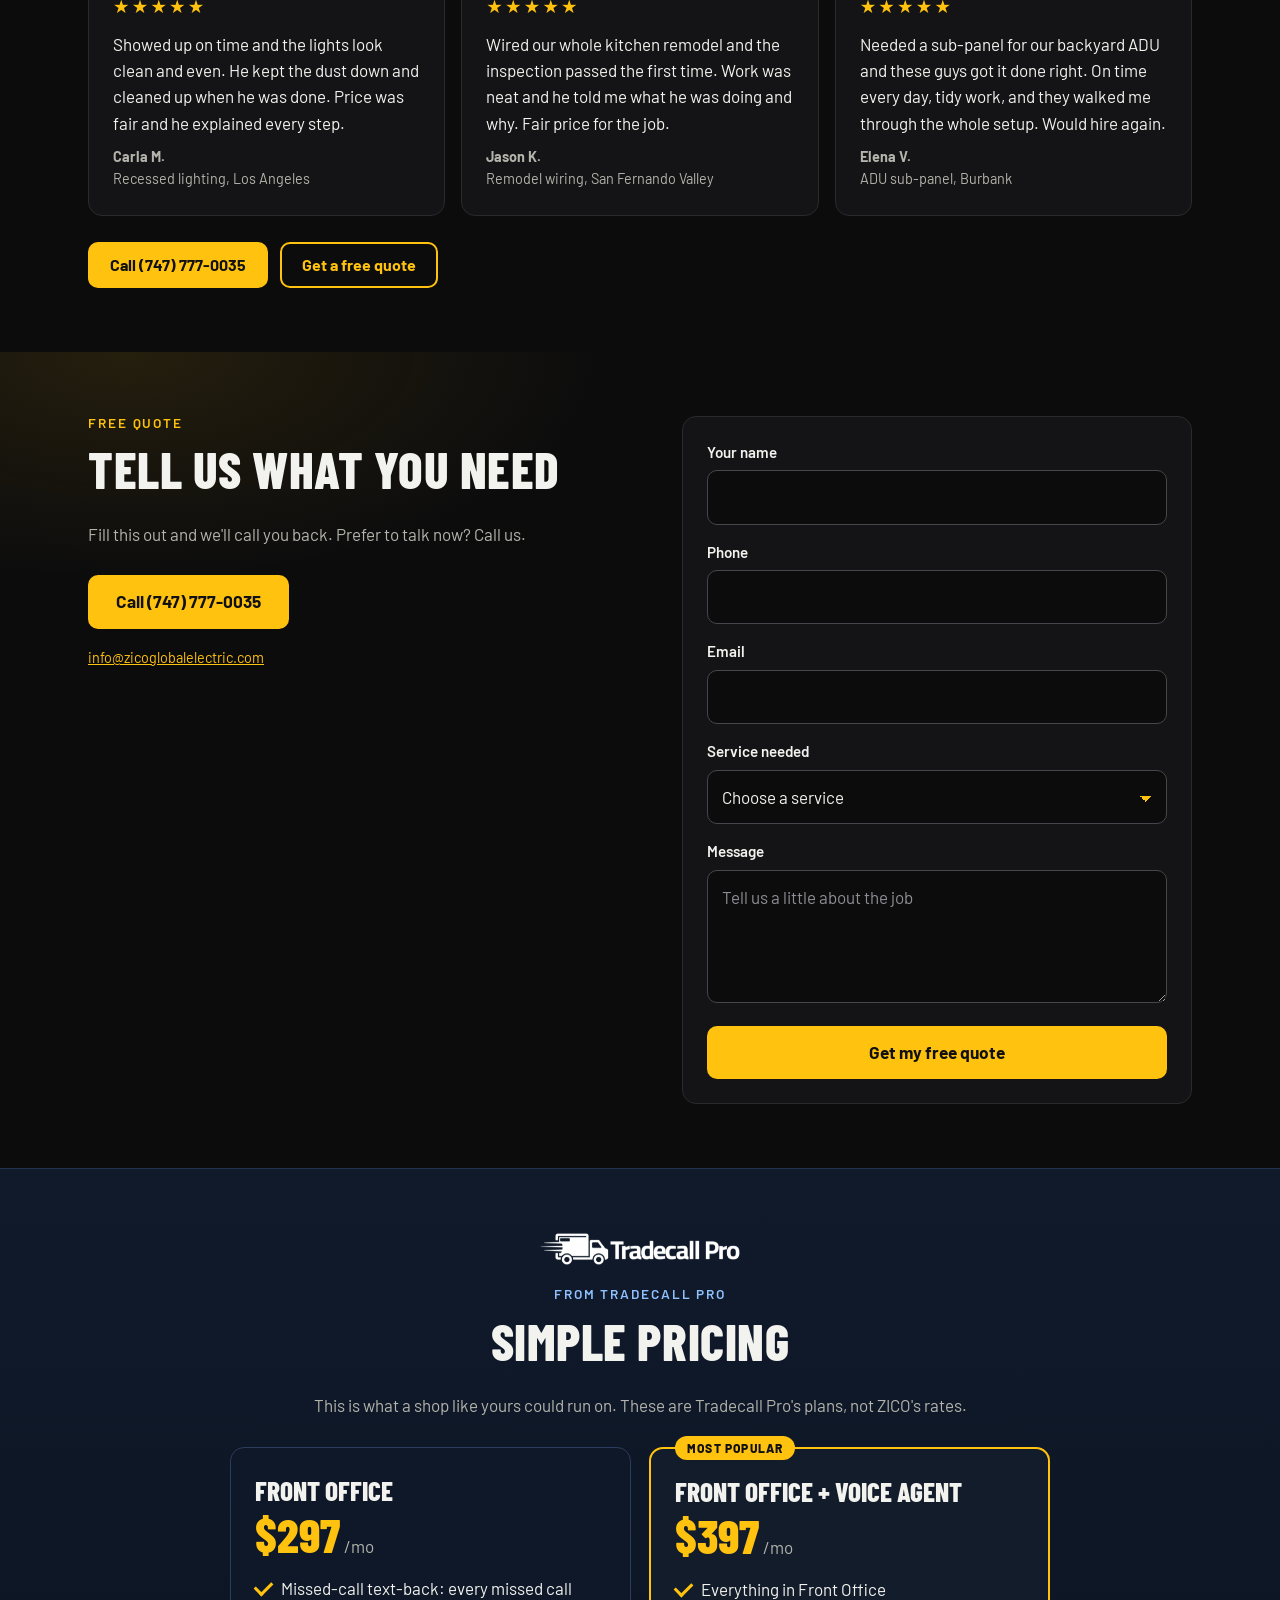
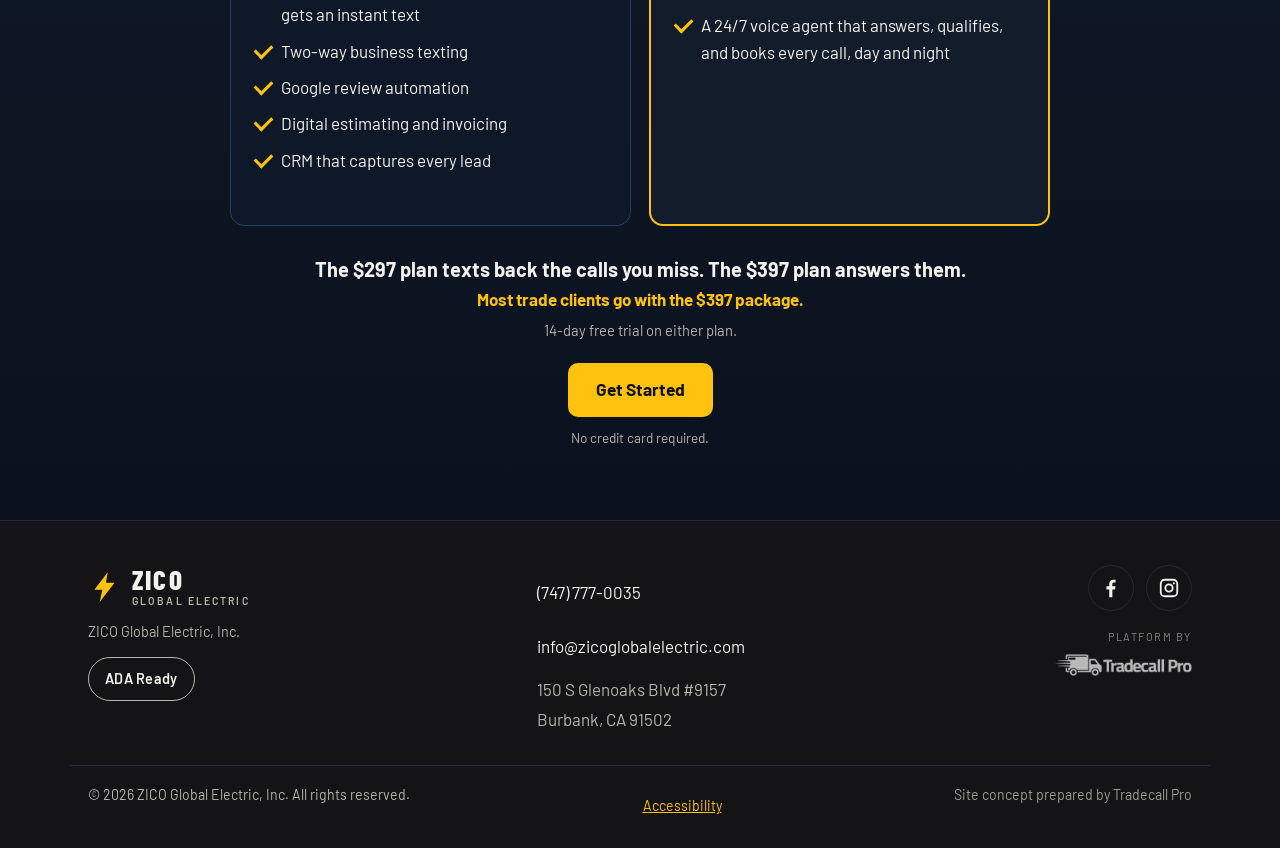
<file: ZicoElectric/index.html>
<!doctype html>
<html lang="en">
<head>
<meta charset="utf-8">
<meta name="viewport" content="width=device-width, initial-scale=1">
<title>ZICO Global Electric | Electrician in Southern California</title>
<meta name="description" content="Panel upgrades, EV charger installs, recessed lighting, remodel and ADU electrical, and repairs. Call ZICO Global Electric at (747) 777-0035 for a free quote.">
<meta property="og:type" content="website">
<meta property="og:title" content="ZICO Global Electric | Electrician in Southern California">
<meta property="og:description" content="Panel upgrades, EV charger installs, and full remodel wiring, done right. Call or send a quick note and we'll get back to you.">
<meta property="og:image" content="assets/gallery/photo-03-tesla-charger-car.jpg">
<meta name="theme-color" content="#0c0c0d">
<link rel="icon" href="data:image/svg+xml,%3Csvg xmlns='http://www.w3.org/2000/svg' viewBox='0 0 32 32'%3E%3Crect width='32' height='32' rx='6' fill='%230c0c0d'/%3E%3Cpath d='M18 3 7 18h7l-2 11 11-16h-7z' fill='%23ffc20e'/%3E%3C/svg%3E">
<link rel="preconnect" href="https://fonts.googleapis.com">
<link rel="preconnect" href="https://fonts.gstatic.com" crossorigin>
<link rel="stylesheet" href="https://fonts.googleapis.com/css2?family=Barlow+Condensed:wght@600;700;800&family=Barlow:wght@400;500;600&display=swap">
<link rel="stylesheet" href="styles.css?v=10">
</head>
<body>
<a class="skip" href="#main">Skip to content</a>

<header class="site-header" id="top">
  <div class="wrap header-row">
    <a class="brand" href="#top" aria-label="ZICO Global Electric">
      <svg class="bolt" viewBox="0 0 32 32" width="34" height="34" aria-hidden="true"><path d="M18.5 2 6 18.5h7.5L11 30l14-18h-8z" fill="currentColor"/></svg>
      <span class="brand-text"><span class="brand-name">ZICO</span> <span class="brand-sub">Global Electric</span></span>
    </a>
    <nav class="nav" id="nav" aria-label="Main">
      <a href="#services">Services</a>
      <a href="#investors">Investors</a>
      <a href="#why">Why ZICO</a>
      <a href="#work">Recent Work</a>
      <a href="#reviews">Reviews</a>
      <a href="#blog" id="blogLink" aria-haspopup="dialog">Blog</a>
      <a href="#quote">Contact</a>
    </nav>
    <div class="header-ctas">
      <button class="btn btn-call btn-demo" id="demoOpen" type="button" aria-haspopup="dialog">
        <svg viewBox="0 0 24 24" width="18" height="18" aria-hidden="true"><path fill="currentColor" d="M12 15a3.500 3.500 0 0 0 3.500-3.500V6a3.500 3.500 0 0 0-7 0v5.500A3.500 3.500 0 0 0 12 15zm6-3.500a6 6 0 0 1-12 0H4.500a7.500 7.500 0 0 0 6.750 7.460V22h1.500v-3.040A7.500 7.500 0 0 0 19.500 11.500z"/></svg>
        <span>This could be you</span>
      </button>
      <a class="btn btn-ghost header-call" href="tel:+17477770035" aria-label="Call (747) 777-0035">
        <svg viewBox="0 0 24 24" width="18" height="18" aria-hidden="true"><path fill="currentColor" d="M6.6 10.8a15.1 15.1 0 0 0 6.6 6.6l2.2-2.2a1 1 0 0 1 1-.25 11.4 11.4 0 0 0 3.6.57 1 1 0 0 1 1 1V20a1 1 0 0 1-1 1A17 17 0 0 1 3 4a1 1 0 0 1 1-1h3.5a1 1 0 0 1 1 1c0 1.25.2 2.45.57 3.57a1 1 0 0 1-.25 1z"/></svg>
        <span class="call-num">(747) 777-0035</span>
      </a>
    </div>
    <button class="menu-btn" id="menuBtn" aria-expanded="false" aria-controls="nav" aria-label="Open menu">
      <span></span><span></span><span></span>
    </button>
  </div>
</header>

<main id="main">

<section class="hero">
  <div class="wrap hero-grid">
    <div class="hero-copy">
      <p class="eyebrow">ZICO Global Electric, Inc. &middot; Burbank, CA</p>
      <h1>Need an electrician in <span class="hl">Southern California?</span></h1>
      <p class="lead">Panel upgrades, EV charger installs, and full remodel wiring, done right. Call or send a quick note and we'll get back to you.</p>
      <div class="cta-row">
        <a class="btn btn-call btn-lg" href="tel:+17477770035">Call (747) 777-0035</a>
        <a class="btn btn-ghost btn-lg" href="#quote">Get a free quote</a>
      </div>
      <ul class="trust" aria-label="Why call us">
        <li><svg viewBox="0 0 24 24" width="20" height="20" aria-hidden="true"><path fill="currentColor" d="M12 2 4 5v6c0 5 3.4 9.4 8 11 4.6-1.6 8-6 8-11V5zm-1.2 14.2-3.5-3.5 1.4-1.4 2.1 2.1 4.6-4.6 1.4 1.4z"/></svg>Licensed electrician</li>
        <li><svg viewBox="0 0 24 24" width="20" height="20" aria-hidden="true"><path fill="currentColor" d="M12 2a7 7 0 0 0-7 7c0 5.2 7 13 7 13s7-7.8 7-13a7 7 0 0 0-7-7zm0 9.5A2.5 2.5 0 1 1 12 6.500a2.500 2.500 0 0 1 0 5z"/></svg>Serving Southern California</li>
        <li><svg viewBox="0 0 24 24" width="20" height="20" aria-hidden="true"><path fill="currentColor" d="M9 16.2 4.800 12l-1.400 1.400L9 19 21 7l-1.400-1.400z"/></svg>Free quotes</li>
      </ul>
    </div>
    <div class="hero-art" aria-hidden="true">
      <svg viewBox="0 0 320 320" class="hero-bolt">
        <circle cx="160" cy="160" r="150" fill="none" stroke="currentColor" stroke-opacity=".25" stroke-width="2" stroke-dasharray="4 10"/>
        <circle cx="160" cy="160" r="112" fill="currentColor" fill-opacity=".07"/>
        <path d="M184 36 82 180h70l-22 104 108-152h-72z" fill="currentColor"/>
      </svg>
    </div>
  </div>
</section>

<section class="section" id="services" aria-labelledby="services-h">
  <div class="wrap">
    <p class="eyebrow">What we do</p>
    <h2 id="services-h">Electrical work for your home</h2>
    <p class="section-lead">Straight answers, clean work, and a crew that shows up. Pick what you need and we'll quote it.</p>
    <ul class="grid services">
      <li class="card">
        <svg class="ico" viewBox="0 0 48 48" aria-hidden="true"><rect x="9" y="5" width="30" height="38" rx="3" fill="none" stroke="currentColor" stroke-width="3"/><path d="M16 14h7M16 22h7M16 30h7M31 12v6M31 20v6M31 28v6" stroke="currentColor" stroke-width="3" stroke-linecap="round"/></svg>
        <h3>Panel upgrades</h3>
        <p>Outgrown your breaker panel? We upgrade main panels and add sub-panels, including for ADUs.</p>
        <a class="card-link" href="#quote" data-service="Panel upgrades">Quote this job</a>
      </li>
      <li class="card">
        <svg class="ico" viewBox="0 0 48 48" aria-hidden="true"><path d="M8 38V16a4 4 0 0 1 4-4h14a4 4 0 0 1 4 4v22M6 38h26" fill="none" stroke="currentColor" stroke-width="3" stroke-linecap="round"/><path d="M30 24h4a3 3 0 0 1 3 3v6a2.500 2.500 0 0 0 5 0V20l-4-5" fill="none" stroke="currentColor" stroke-width="3" stroke-linecap="round" stroke-linejoin="round"/><path d="M18 17l-4 7h5l-3 7" fill="none" stroke="currentColor" stroke-width="3" stroke-linecap="round" stroke-linejoin="round"/></svg>
        <h3>Tesla / EV charger installation</h3>
        <p>Level 2 charger installs so you can charge at home overnight instead of waiting at a station.</p>
        <a class="card-link" href="#quote" data-service="Tesla / EV charger installation">Quote this job</a>
      </li>
      <li class="card">
        <svg class="ico" viewBox="0 0 48 48" aria-hidden="true"><path d="M8 8h32M14 8v4M34 8v4" stroke="currentColor" stroke-width="3" stroke-linecap="round"/><path d="M12 22h8l-2 4h-4zM28 22h8l-2 4h-4z" fill="none" stroke="currentColor" stroke-width="3" stroke-linejoin="round"/><path d="M16 31v4M32 31v4M13 36l-2 4M19 36l2 4M29 36l-2 4M35 36l2 4" stroke="currentColor" stroke-width="3" stroke-linecap="round"/></svg>
        <h3>Recessed lighting</h3>
        <p>Clean, even can lights for kitchens, living rooms, and hallways, wired and placed right.</p>
        <a class="card-link" href="#quote" data-service="Recessed lighting">Quote this job</a>
      </li>
      <li class="card">
        <svg class="ico" viewBox="0 0 48 48" aria-hidden="true"><path d="M5 42h38M9 42V22L24 8l15 14v20" fill="none" stroke="currentColor" stroke-width="3" stroke-linejoin="round" stroke-linecap="round"/><path d="M26 18l-6 9h5l-3 8" fill="none" stroke="currentColor" stroke-width="3" stroke-linecap="round" stroke-linejoin="round"/></svg>
        <h3>Remodel and new-construction electrical</h3>
        <p>Rough electrical through finish, whether you're gutting a kitchen or building from the slab up.</p>
        <a class="card-link" href="#quote" data-service="Remodel and new-construction electrical">Quote this job</a>
      </li>
      <li class="card">
        <svg class="ico" viewBox="0 0 48 48" aria-hidden="true"><rect x="8" y="22" width="32" height="20" rx="2" fill="none" stroke="currentColor" stroke-width="3"/><path d="M5 24 24 8l19 16" fill="none" stroke="currentColor" stroke-width="3" stroke-linecap="round" stroke-linejoin="round"/><path d="M22 28l-3 5h5l-2 5" fill="none" stroke="currentColor" stroke-width="3" stroke-linecap="round" stroke-linejoin="round"/></svg>
        <h3>ADU electrical</h3>
        <p>Power for your backyard unit: sub-panel, circuits, lighting, and the permit-ready details.</p>
        <a class="card-link" href="#quote" data-service="ADU electrical">Quote this job</a>
      </li>
      <li class="card">
        <svg class="ico" viewBox="0 0 48 48" aria-hidden="true"><path d="M30 6a11 11 0 0 0-9.500 16.500L6 37l5 5 14.500-14.500A11 11 0 0 0 42 17l-7 7-6-1-1-6 7-7a11 11 0 0 0-5-4z" fill="none" stroke="currentColor" stroke-width="3" stroke-linejoin="round"/></svg>
        <h3>Troubleshooting and repairs</h3>
        <p>Flickering lights, dead outlets, tripping breakers. We track it down and fix it.</p>
        <a class="card-link" href="#quote" data-service="Troubleshooting and repairs">Quote this job</a>
      </li>
    </ul>
  </div>
</section>

<section class="band" id="investors" aria-labelledby="inv-h">
  <div class="wrap band-grid">
    <div>
      <p class="eyebrow">Flippers, investors, and remodelers</p>
      <h2 id="inv-h">One electrician for the whole project: rough-in to panel to EV charger</h2>
      <p class="section-lead">Running a flip or a rehab? You don't need three different crews. We handle rough electrical, recessed lighting, panel upgrades, ADU power, and the EV charger buyers keep asking about.</p>
    </div>
    <div class="band-side">
      <ol class="steps">
        <li><strong>Rough-in</strong><span>Wiring that's ready for your inspection.</span></li>
        <li><strong>Panel and power</strong><span>Upgrades and sub-panels sized to the project.</span></li>
        <li><strong>Finish and extras</strong><span>Recessed lighting, EV charger, and punch-list fixes.</span></li>
      </ol>
      <div class="cta-row">
        <a class="btn btn-call" href="tel:+17477770035">Call (747) 777-0035</a>
        <a class="btn btn-ghost" href="#quote" data-service="Remodel and new-construction electrical">Quote my project</a>
      </div>
    </div>
  </div>
</section>

<section class="section" id="why" aria-labelledby="why-h">
  <div class="wrap">
    <p class="eyebrow">Why ZICO</p>
    <h2 id="why-h">A local shop you can actually reach</h2>
    <ul class="grid why">
      <li class="card">
        <h3>Burbank based</h3>
        <p>A local shop with a real address in Burbank, not a call center.</p>
      </li>
      <li class="card">
        <h3>See the work</h3>
        <p>Browse our jobs on <a href="https://www.instagram.com/zicoglobalelectric/" target="_blank" rel="noopener">Instagram</a>, where we post projects as we finish them.</p>
      </li>
      <li class="card">
        <h3>BBB profile</h3>
        <p>We have a Better Business Bureau profile, so you can look us up before you call.</p>
      </li>
      <li class="card">
        <h3>Homes and investment properties</h3>
        <p>Homeowners and real estate investors both work with us, from one-room fixes to full remodels.</p>
      </li>
    </ul>
    <!-- PLACEHOLDER: add license number here once confirmed by the shop. Do not invent one. -->
    <p class="note">Contractor license number: <span class="ph">to be added by ZICO</span></p>
  </div>
</section>

<section class="section" id="work" aria-labelledby="work-h">
  <div class="wrap">
    <p class="eyebrow">Recent work</p>
    <h2 id="work-h">Real jobs, real wiring</h2>
    <ul class="gallery">
      <li><a class="shot" href="https://www.instagram.com/zicoglobalelectric/" target="_blank" rel="noopener">
        <img src="assets/gallery/photo-01-remodel-framing.jpg" alt="Rough electrical wiring in a framed-out home remodel" loading="lazy" decoding="async">
        <span class="cap">Whole-home remodel, rough electrical</span><span class="sr-only"> (opens Instagram in a new tab)</span>
      </a></li>
      <li><a class="shot" href="https://www.instagram.com/zicoglobalelectric/" target="_blank" rel="noopener">
        <img src="assets/gallery/photo-02-garage-rough-in.jpg" alt="Garage electrical rough-in wiring ready for inspection" loading="lazy" decoding="async">
        <span class="cap">Garage rough-in, ready for inspection</span><span class="sr-only"> (opens Instagram in a new tab)</span>
      </a></li>
      <li><a class="shot" href="https://www.instagram.com/zicoglobalelectric/" target="_blank" rel="noopener">
        <img src="assets/gallery/photo-03-tesla-charger-car.jpg" alt="Tesla plugged into a Level 2 home charger" loading="lazy" decoding="async">
        <span class="cap">Tesla Level 2 home charger install</span><span class="sr-only"> (opens Instagram in a new tab)</span>
      </a></li>
      <li><a class="shot" href="https://www.instagram.com/zicoglobalelectric/" target="_blank" rel="noopener">
        <img src="assets/gallery/photo-04-ev-wall-connector.jpg" alt="EV wall connector mounted on a wall" loading="lazy" decoding="async">
        <span class="cap">EV wall connector install</span><span class="sr-only"> (opens Instagram in a new tab)</span>
      </a></li>
      <li><a class="shot" href="https://www.instagram.com/zicoglobalelectric/" target="_blank" rel="noopener">
        <img src="assets/gallery/photo-05-panel-upgrade.jpg" alt="Upgraded main electrical panel" loading="lazy" decoding="async">
        <span class="cap">Main panel upgrade</span><span class="sr-only"> (opens Instagram in a new tab)</span>
      </a></li>
      <li><a class="shot" href="https://www.instagram.com/zicoglobalelectric/" target="_blank" rel="noopener">
        <img src="assets/gallery/photo-06-new-construction.jpg" alt="Wiring in a new construction build" loading="lazy" decoding="async">
        <span class="cap">New construction, full wiring</span><span class="sr-only"> (opens Instagram in a new tab)</span>
      </a></li>
      <li><a class="shot" href="https://www.instagram.com/zicoglobalelectric/" target="_blank" rel="noopener">
        <img src="assets/gallery/photo-07-recessed-lighting.jpg" alt="Finished ceiling with recessed lighting" loading="lazy" decoding="async">
        <span class="cap">Recessed lighting, finished</span><span class="sr-only"> (opens Instagram in a new tab)</span>
      </a></li>
    </ul>
    <p class="gallery-foot">More jobs on <a href="https://www.instagram.com/zicoglobalelectric/" target="_blank" rel="noopener">our Instagram</a>.</p>
    <div class="cta-row">
      <a class="btn btn-call" href="tel:+17477770035">Call (747) 777-0035</a>
      <a class="btn btn-ghost" href="#quote">Get a free quote</a>
    </div>
  </div>
</section>

<section class="section alt" id="area" aria-labelledby="area-h">
  <div class="wrap area-grid">
    <div>
      <p class="eyebrow">Service area</p>
      <h2 id="area-h">Southern California and surrounding areas</h2>
      <p class="section-lead">Based in Burbank and working across the region. Not sure if we cover you? Call and ask.</p>
      <!-- PLACEHOLDER: this city list is a plausible sample, not verified. Replace with the shop's exact cities. -->
      <ul class="chips">
        <li>Los Angeles</li><li>Burbank</li><li>Glendale</li><li>Pasadena</li><li>San Fernando Valley</li>
      </ul>
      <p class="note">Sample areas shown. Exact cities to be confirmed by ZICO.</p>
      <div class="cta-row">
        <a class="btn btn-call" href="tel:+17477770035">Call (747) 777-0035</a>
        <a class="btn btn-ghost" href="#quote">Get a free quote</a>
      </div>
    </div>
    <svg class="area-art" viewBox="0 0 200 200" aria-hidden="true">
      <circle cx="100" cy="100" r="88" fill="none" stroke="currentColor" stroke-opacity=".3" stroke-width="2" stroke-dasharray="3 8"/>
      <circle cx="100" cy="100" r="54" fill="none" stroke="currentColor" stroke-opacity=".5" stroke-width="2"/>
      <path d="M100 66a22 22 0 0 0-22 22c0 20 22 46 22 46s22-26 22-46a22 22 0 0 0-22-22zm0 31a9 9 0 1 1 0-18 9 9 0 0 1 0 18z" fill="currentColor"/>
    </svg>
  </div>
</section>

<section class="section" id="reviews" aria-labelledby="rev-h">
  <div class="wrap">
    <p class="eyebrow">Reviews</p>
    <h2 id="rev-h">What neighbors say</h2>
    <p class="section-lead">Sample reviews shown for illustration. Imagine yours here.</p>
    <!-- SAMPLE REVIEWS: illustrative only, badged as samples. Replace with the shop's real Google / Facebook reviews. -->
    <ul class="grid reviews">
      <li class="card review">
        <span class="badge">Sample review</span>
        <p class="stars" role="img" aria-label="5 out of 5 stars">&#9733;&#9733;&#9733;&#9733;&#9733;</p>
        <p class="rev-text">Called on a Sunday and a real person picked up on the first ring. Got a text with the arrival window, then another when the tech was ten minutes out. Panel upgrade went smooth, and the invoice came by text so I paid right from my phone.</p>
        <p class="rev-by"><strong>Marcus T.</strong><span>Panel upgrade, Burbank</span></p>
      </li>
      <li class="card review">
        <span class="badge">Sample review</span>
        <p class="stars" role="img" aria-label="5 out of 5 stars">&#9733;&#9733;&#9733;&#9733;&#9733;</p>
        <p class="rev-text">They answered right away and booked me for that week. I got a text with the arrival time and the guy showed up when it said. Charger works great, and paying the digital invoice took about a minute.</p>
        <p class="rev-by"><strong>Priya S.</strong><span>Tesla charger install, Glendale</span></p>
      </li>
      <li class="card review">
        <span class="badge">Sample review</span>
        <p class="stars" role="img" aria-label="5 out of 5 stars">&#9733;&#9733;&#9733;&#9733;&#9733;</p>
        <p class="rev-text">Half my outlets died and I needed someone fast. Phone was answered on the first ring, I had a text with the arrival time, and the problem was found and fixed that day. Invoice hit my email before they left the driveway.</p>
        <p class="rev-by"><strong>Dan R.</strong><span>Troubleshooting, Pasadena</span></p>
      </li>
      <li class="card review">
        <span class="badge">Sample review</span>
        <p class="stars" role="img" aria-label="5 out of 5 stars">&#9733;&#9733;&#9733;&#9733;&#9733;</p>
        <p class="rev-text">Showed up on time and the lights look clean and even. He kept the dust down and cleaned up when he was done. Price was fair and he explained every step.</p>
        <p class="rev-by"><strong>Carla M.</strong><span>Recessed lighting, Los Angeles</span></p>
      </li>
      <li class="card review">
        <span class="badge">Sample review</span>
        <p class="stars" role="img" aria-label="5 out of 5 stars">&#9733;&#9733;&#9733;&#9733;&#9733;</p>
        <p class="rev-text">Wired our whole kitchen remodel and the inspection passed the first time. Work was neat and he told me what he was doing and why. Fair price for the job.</p>
        <p class="rev-by"><strong>Jason K.</strong><span>Remodel wiring, San Fernando Valley</span></p>
      </li>
      <li class="card review">
        <span class="badge">Sample review</span>
        <p class="stars" role="img" aria-label="5 out of 5 stars">&#9733;&#9733;&#9733;&#9733;&#9733;</p>
        <p class="rev-text">Needed a sub-panel for our backyard ADU and these guys got it done right. On time every day, tidy work, and they walked me through the whole setup. Would hire again.</p>
        <p class="rev-by"><strong>Elena V.</strong><span>ADU sub-panel, Burbank</span></p>
      </li>
    </ul>
    <div class="cta-row">
      <a class="btn btn-call" href="tel:+17477770035">Call (747) 777-0035</a>
      <a class="btn btn-ghost" href="#quote">Get a free quote</a>
    </div>
  </div>
</section>

<section class="section quote" id="quote" aria-labelledby="quote-h">
  <div class="wrap quote-grid">
    <div>
      <p class="eyebrow">Free quote</p>
      <h2 id="quote-h">Tell us what you need</h2>
      <p class="section-lead">Fill this out and we'll call you back. Prefer to talk now? Call us.</p>
      <a class="btn btn-call btn-lg" href="tel:+17477770035">Call (747) 777-0035</a>
      <p class="note"><a href="mailto:info@zicoglobalelectric.com">info@zicoglobalelectric.com</a></p>
    </div>
    <div class="form-wrap">
      <!--
        LEAD-CAPTURE HOOKUP (Tradecall Pro): set data-endpoint to the Tradecall Pro
        lead-capture URL for this shop. Left as a placeholder in this mock-up, so
        nothing is sent anywhere. See script.js for the JSON payload shape.
      -->
      <form id="quoteForm" data-endpoint="https://example.invalid/TRADECALL-PRO-LEAD-CAPTURE-ENDPOINT" novalidate>
        <div class="field">
          <label for="name">Your name</label>
          <input id="name" name="name" type="text" autocomplete="name" required>
        </div>
        <div class="field">
          <label for="phone">Phone</label>
          <input id="phone" name="phone" type="tel" autocomplete="tel" inputmode="tel" required>
        </div>
        <div class="field">
          <label for="email">Email</label>
          <input id="email" name="email" type="email" autocomplete="email" required>
        </div>
        <div class="field">
          <label for="service">Service needed</label>
          <select id="service" name="service" required>
            <option value="" selected disabled>Choose a service</option>
            <option>Panel upgrades</option>
            <option>Tesla / EV charger installation</option>
            <option>Recessed lighting</option>
            <option>Remodel and new-construction electrical</option>
            <option>ADU electrical</option>
            <option>Troubleshooting and repairs</option>
          </select>
        </div>
        <div class="field">
          <label for="message">Message</label>
          <textarea id="message" name="message" rows="4" placeholder="Tell us a little about the job"></textarea>
        </div>
        <p class="form-error" id="formError" role="alert" hidden></p>
        <button class="btn btn-call btn-lg btn-block" type="submit">Get my free quote</button>
      </form>
      <div class="success" id="success" role="status" tabindex="-1" hidden>
        <svg viewBox="0 0 48 48" width="56" height="56" aria-hidden="true"><circle cx="24" cy="24" r="22" fill="none" stroke="currentColor" stroke-width="3"/><path d="M14 25l7 7 13-15" fill="none" stroke="currentColor" stroke-width="4" stroke-linecap="round" stroke-linejoin="round"/></svg>
        <h3>Thanks, we'll call you back shortly.</h3>
        <p>Need it sooner? Call <a href="tel:+17477770035">(747) 777-0035</a>.</p>
      </div>
    </div>
  </div>
</section>

<section class="pricing" id="pricing" aria-labelledby="price-h">
  <div class="wrap">
    <img class="price-logo" src="assets/tradecallpro-logo-reversed.png" alt="Tradecall Pro" width="360" height="58" loading="lazy">
    <p class="eyebrow">From Tradecall Pro</p>
    <h2 id="price-h">Simple pricing</h2>
    <p class="section-lead">This is what a shop like yours could run on. These are Tradecall Pro's plans, not ZICO's rates.</p>
    <div class="plans">
      <article class="plan">
        <h3>Front Office</h3>
        <p class="plan-price"><b>$297</b><span>/mo</span></p>
        <ul class="ticks">
          <li>Missed-call text-back: every missed call gets an instant text</li>
          <li>Two-way business texting</li>
          <li>Google review automation</li>
          <li>Digital estimating and invoicing</li>
          <li>CRM that captures every lead</li>
        </ul>
      </article>
      <article class="plan plan-pop">
        <span class="pop-badge">Most popular</span>
        <h3>Front Office + Voice Agent</h3>
        <p class="plan-price"><b>$397</b><span>/mo</span></p>
        <ul class="ticks">
          <li>Everything in Front Office</li>
          <li>A 24/7 voice agent that answers, qualifies, and books every call, day and night</li>
        </ul>
      </article>
    </div>
    <p class="plan-diff">The $297 plan texts back the calls you miss. The $397 plan answers them.</p>
    <p class="plan-upsell">Most trade clients go with the $397 package.</p>
    <p class="plan-trial">14-day free trial on either plan.</p>
    <a class="btn btn-call btn-lg plan-cta" href="https://tradecallpro.co/#trial" target="_blank" rel="noopener">Get Started<span class="sr-only"> (opens the Tradecall Pro free trial in a new tab)</span></a>
    <p class="plan-fine">No credit card required.</p>
  </div>
</section>

</main>

<footer class="site-footer">
  <div class="wrap footer-grid">
    <div>
      <a class="brand" href="#top" aria-label="ZICO Global Electric, back to top">
        <svg class="bolt" viewBox="0 0 32 32" width="34" height="34" aria-hidden="true"><path d="M18.5 2 6 18.5h7.5L11 30l14-18h-8z" fill="currentColor"/></svg>
        <span class="brand-text"><span class="brand-name">ZICO</span> <span class="brand-sub">Global Electric</span></span>
      </a>
      <p class="foot-small">ZICO Global Electric, Inc.</p>
      <button class="ada-btn" id="adaBtn" type="button" aria-haspopup="dialog">ADA Ready</button>
    </div>
    <address>
      <a href="tel:+17477770035">(747) 777-0035</a><br>
      <a href="mailto:info@zicoglobalelectric.com">info@zicoglobalelectric.com</a><br>
      150 S Glenoaks Blvd #9157<br>Burbank, CA 91502
    </address>
    <div class="foot-right">
      <div class="social">
        <a href="https://www.facebook.com/zicoglobalelectric/" target="_blank" rel="noopener" aria-label="ZICO Global Electric on Facebook">
          <svg viewBox="0 0 24 24" width="22" height="22" aria-hidden="true"><path fill="currentColor" d="M13.500 22v-8.500h2.900l.5-3.500h-3.400V7.800c0-1 .3-1.700 1.700-1.700H17V3a23 23 0 0 0-2.500-.1c-2.600 0-4.400 1.600-4.400 4.500V10H7v3.500h3.100V22z"/></svg>
        </a>
        <a href="https://www.instagram.com/zicoglobalelectric/" target="_blank" rel="noopener" aria-label="ZICO Global Electric on Instagram">
          <svg viewBox="0 0 24 24" width="22" height="22" aria-hidden="true"><path fill="currentColor" d="M7.500 2h9A5.500 5.500 0 0 1 22 7.500v9a5.500 5.500 0 0 1-5.500 5.500h-9A5.500 5.500 0 0 1 2 16.500v-9A5.500 5.500 0 0 1 7.500 2zm0 2A3.500 3.500 0 0 0 4 7.500v9A3.500 3.500 0 0 0 7.500 20h9a3.500 3.500 0 0 0 3.500-3.500v-9A3.500 3.500 0 0 0 16.500 4zM12 7a5 5 0 1 1 0 10 5 5 0 0 1 0-10zm0 2a3 3 0 1 0 0 6 3 3 0 0 0 0-6zm5.300-3.300a1.200 1.200 0 1 1 0 2.400 1.200 1.200 0 0 1 0-2.400z"/></svg>
        </a>
      </div>
      <a class="platform-tag" href="https://tradecallpro.co" target="_blank" rel="noopener" aria-label="Platform by Tradecall Pro (opens in a new tab)">
        <span>Platform by</span>
        <img src="assets/tradecallpro-logo-reversed.png" alt="Tradecall Pro" width="360" height="58" loading="lazy">
      </a>
    </div>
  </div>
  <div class="wrap legal">
    <p>&copy; 2026 ZICO Global Electric, Inc. All rights reserved.</p>
    <p><a href="#" data-a11y-statement>Accessibility</a></p>
    <p class="credit">Site concept prepared by Tradecall Pro</p>
  </div>
</footer>

<dialog class="demo-modal ada-modal" id="adaModal" aria-labelledby="adaTitle" aria-modal="true" role="dialog">
  <button class="modal-x" id="adaClose" type="button" aria-label="Close">
    <svg viewBox="0 0 24 24" width="22" height="22" aria-hidden="true"><path d="M5 5l14 14M19 5 5 19" stroke="currentColor" stroke-width="2.5" stroke-linecap="round"/></svg>
  </button>
  <h2 id="adaTitle">ADA Ready</h2>
  <p>The ADA requires business websites to be usable by people with disabilities. Plaintiff firms now scan small business sites in bulk, and over 3,100 federal accessibility suits were filed last year. Most of them settle for five figures.</p>
  <p>Every web presence Tradecall Pro delivers is built to the WCAG 2.1 AA accessibility guidelines from day one: proper contrast, full keyboard navigation, alt text on every image, labeled forms. It is in the code itself, not a plugin bolted on afterward.</p>
  <p class="ada-close-line">Your site books jobs and keeps you out of the demand-letter pile at the same time.</p>
</dialog>

<dialog class="demo-modal blog-modal" id="blogModal" aria-labelledby="blogModalTitle">
  <button class="modal-x" id="blogClose" type="button" aria-label="Close">
    <svg viewBox="0 0 24 24" width="22" height="22" aria-hidden="true"><path d="M5 5l14 14M19 5 5 19" stroke="currentColor" stroke-width="2.5" stroke-linecap="round"/></svg>
  </button>
  <p class="eyebrow">Blog</p>
  <h2 id="blogModalTitle" class="sr-only">Blog</h2>
  <article class="post">
    <span class="badge">Sample post</span>
    <h3 class="post-title">5 Signs Your Burbank Home Needs an Electrical Panel Upgrade</h3>
    <p class="post-meta">Sample post for illustration. Not written by ZICO Global Electric.</p>
    <p>Your electrical panel works quietly in the background until it doesn't. If you own a home in Burbank or anywhere in the San Fernando Valley, here are five signs it may be time to have a licensed electrician take a look.</p>
    <h4>1. Breakers that keep tripping</h4>
    <p>A breaker that trips now and then is doing its job. One that trips every week, or the same one every time you run the microwave and toaster together, usually means the circuit or the panel is overloaded.</p>
    <h4>2. Flickering or dimming lights</h4>
    <p>Lights that dim when the AC kicks on or a big appliance starts can point to a panel or wiring that can't keep up. Don't just live with it.</p>
    <h4>3. Buzzing, heat, or a burning smell</h4>
    <p>A panel should be quiet and cool. If you hear buzzing, feel warmth, or smell something burnt, turn off what you can and call an electrician the same day.</p>
    <h4>4. Adding an EV charger, ADU, or remodel</h4>
    <p>A Level 2 charger, a backyard ADU, or a kitchen remodel all pull real power. Many older Burbank panels need an upgrade or a sub-panel before they can handle the load safely.</p>
    <h4>5. An older panel with no room left</h4>
    <p>If your panel is full, the breakers are hard to find, or you're still running fuses, an upgrade gives you room to grow and a safer setup.</p>
    <p>Not sure where your panel stands? A quick look from a licensed electrician answers it fast. Call for a free quote anywhere in Burbank and the Los Angeles area.</p>
  </article>
  <aside class="gets" aria-labelledby="getsTitle">
    <p class="eyebrow">What you get</p>
    <h3 id="getsTitle">Free Monthly Blog Posts.</h3>
    <ul class="ticks">
      <li>Fresh content Google rewards: every post is another page that can rank for local searches.</li>
      <li>Answers the questions customers are already typing into Google, like "how much does an EV charger install cost in Burbank".</li>
      <li>Written for their trade and their town, published to their site, they lift zero fingers.</li>
    </ul>
    <p class="gets-line">Every Tradecall Pro website includes at least one blog post per month.</p>
    <a class="btn btn-call btn-lg" href="https://tradecallpro.co/#trial" target="_blank" rel="noopener">Get Started<span class="sr-only"> (opens the Tradecall Pro free trial in a new tab)</span></a>
  </aside>
</dialog>

<dialog class="demo-modal" id="demoModal" aria-labelledby="demoTitle">
  <button class="modal-x" id="demoClose" type="button" aria-label="Close">
    <svg viewBox="0 0 24 24" width="22" height="22" aria-hidden="true"><path d="M5 5l14 14M19 5 5 19" stroke="currentColor" stroke-width="2.500" stroke-linecap="round"/></svg>
  </button>
  <p class="eyebrow">Voice AI demo</p>
  <h2 id="demoTitle">Hear it in action</h2>
  <p class="modal-copy">You're about to experience how a live AI agent answers your phones when you can't pick up. Tap the call button, allow your microphone, and play the homeowner for a minute.</p>
  <div class="demo-box">
    <button class="btn btn-call btn-lg btn-block" id="demoCall" type="button">
      <svg viewBox="0 0 24 24" width="20" height="20" aria-hidden="true"><path fill="currentColor" d="M6.6 10.8a15.1 15.1 0 0 0 6.6 6.6l2.2-2.2a1 1 0 0 1 1-.25 11.4 11.4 0 0 0 3.6.57 1 1 0 0 1 1 1V20a1 1 0 0 1-1 1A17 17 0 0 1 3 4a1 1 0 0 1 1-1h3.5a1 1 0 0 1 1 1c0 1.25.2 2.45.57 3.57a1 1 0 0 1-.25 1z"/></svg>
      <span class="lbl">Call now</span>
    </button>
    <p class="demo-timer" id="demoTimer" hidden>0:00</p>
    <p class="demo-fail" id="demoFail" hidden>We couldn't start the demo call.</p>
    <p class="demo-status" id="demoStatus" role="status" aria-live="polite"></p>
    <div id="demoTs"></div>
    <p class="demo-after" id="demoAfter" hidden>Want this answering your shop's phones? <a href="https://tradecallpro.co/" target="_blank" rel="noopener">Start your free trial with Tradecall Pro</a>.</p>
  </div>
  <p class="modal-fine">Live demo by Tradecall Pro.</p>
</dialog>

<div class="mobile-bar" id="mobileBar" role="region" aria-label="Call or request a quote">
  <a class="btn btn-call" href="tel:+17477770035">Call now</a>
  <a class="btn btn-ghost" href="#quote">Free quote</a>
</div>

<script src="script.js?v=8"></script>
<script src="demo.js?v=7"></script>
<script src="ada.js?v=1"></script>
<script src="a11y-statement.js?v=1" defer></script>
<!-- View tracking: set data-mockup-id to the identifier registered on the prospect record, then it reports views. Inert while empty. -->
<script src="mockup-beacon.js" data-mockup-id="" defer></script>
</body>
</html>
</file>
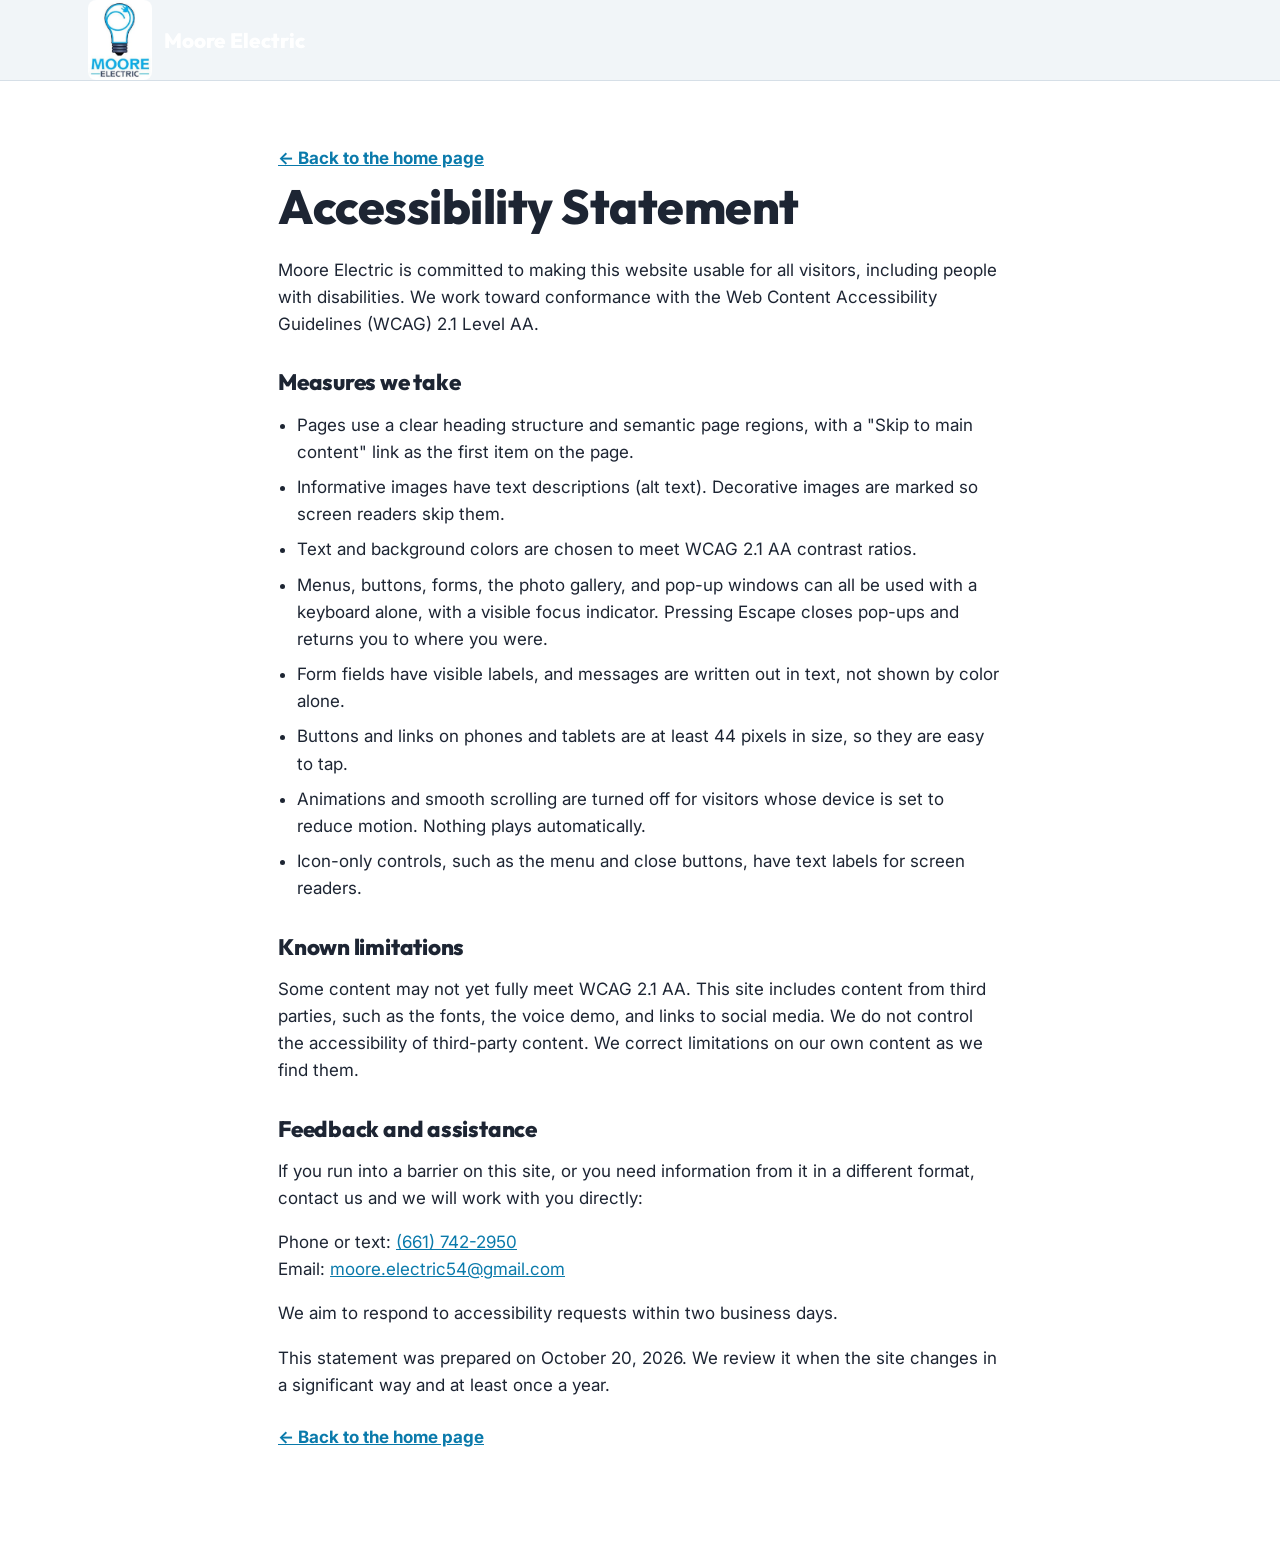
<file: MooreElectric/accessibility.html>
<!doctype html>
<html lang="en">
<head>
<meta charset="utf-8">
<meta name="viewport" content="width=device-width, initial-scale=1">
<title>Accessibility Statement | Moore Electric</title>
<meta name="description" content="Accessibility statement for the Moore Electric website.">
<link rel="icon" type="image/png" href="assets/favicon.png">
<link rel="stylesheet" href="https://fonts.googleapis.com/css2?family=Outfit:wght@600;700;800&family=Inter:wght@400;500;600;700&display=swap">
<link rel="stylesheet" href="styles.css?v=4">
<style>body{padding-bottom:0}.stmt{max-width:760px;padding:56px 18px 72px}.stmt h1{font-size:clamp(2rem,6vw,3rem)}.stmt h2{font-size:1.4rem;margin-top:32px}.stmt ul{padding-left:1.2rem}.stmt li{margin-bottom:8px}.stmt .back{display:inline-flex;align-items:center;min-height:44px;font-weight:700}.stmt .top-bar{background:var(--alt);border-bottom:1px solid var(--line)}</style>
</head>
<body>
<a class="skip" href="#main">Skip to main content</a>
<header class="top-bar" style="background:var(--alt);border-bottom:1px solid var(--line)">
  <div class="wrap" style="display:flex;align-items:center;gap:14px;min-height:72px">
    <a class="foot-brand" href="index.html" aria-label="Moore Electric, back to the home page"><img src="assets/logo.jpg" width="64" height="80" alt="Moore Electric logo"><b>Moore Electric</b></a>
  </div>
</header>
<main id="main" class="wrap stmt">
  <a class="back" href="index.html">&larr; Back to the home page</a>
  <h1>Accessibility Statement</h1>
  <p>Moore Electric is committed to making this website usable for all visitors, including people with disabilities. We work toward conformance with the Web Content Accessibility Guidelines (WCAG) 2.1 Level AA.</p>
  <h2>Measures we take</h2>
  <ul>
    <li>Pages use a clear heading structure and semantic page regions, with a "Skip to main content" link as the first item on the page.</li>
    <li>Informative images have text descriptions (alt text). Decorative images are marked so screen readers skip them.</li>
    <li>Text and background colors are chosen to meet WCAG 2.1 AA contrast ratios.</li>
    <li>Menus, buttons, forms, the photo gallery, and pop-up windows can all be used with a keyboard alone, with a visible focus indicator. Pressing Escape closes pop-ups and returns you to where you were.</li>
    <li>Form fields have visible labels, and messages are written out in text, not shown by color alone.</li>
    <li>Buttons and links on phones and tablets are at least 44 pixels in size, so they are easy to tap.</li>
    <li>Animations and smooth scrolling are turned off for visitors whose device is set to reduce motion. Nothing plays automatically.</li>
    <li>Icon-only controls, such as the menu and close buttons, have text labels for screen readers.</li>
  </ul>
  <h2>Known limitations</h2>
  <p>Some content may not yet fully meet WCAG 2.1 AA. This site includes content from third parties, such as the fonts, the voice demo, and links to social media. We do not control the accessibility of third-party content. We correct limitations on our own content as we find them.</p>
  <h2>Feedback and assistance</h2>
  <p>If you run into a barrier on this site, or you need information from it in a different format, contact us and we will work with you directly:</p>
  <p>Phone or text: <a href="tel:+16617422950">(661) 742-2950</a><br>Email: <a href="mailto:moore.electric54@gmail.com">moore.electric54@gmail.com</a></p>
  <p>We aim to respond to accessibility requests within two business days.</p>
  <p>This statement was prepared on October 20, 2026. We review it when the site changes in a significant way and at least once a year.</p>
  <p><a class="back" href="index.html">&larr; Back to the home page</a></p>
</main>
</body>
</html>
</file>
<file: MooreElectric/styles.css>
:root{
  --bg:#ffffff; --alt:#f1f5f8; --card:#ffffff; --line:#d6dfe7;
  --t:#1d2533; --m:#4a5666; --a:#0a7aab;           /* text, muted, accent for text on light */
  --brand:#1db1ee; --brand-h:#4cc4f5; --on-brand:#0e1a2a; /* logo cyan for fills */
  --dk:#1d2533; --dk2:#252f40; --dk-line:#3a4659;
  --head:"Outfit","Avenir Next","Segoe UI",system-ui,sans-serif;
  --body:"Inter",system-ui,-apple-system,"Segoe UI",Roboto,Arial,sans-serif;
  --r:14px; --hdr:76px;
}
/* dark sections re-point the text tokens */
.dark{--t:#ffffff;--m:#c6d1dc;--a:#4cc4f5;--card:#252f40;--line:#3a4659;color:var(--t)}
*{box-sizing:border-box}
html{scroll-behavior:smooth;scroll-padding-top:calc(var(--hdr) + 12px)}
body{margin:0;background:var(--bg);color:var(--t);font:400 17px/1.6 var(--body);-webkit-font-smoothing:antialiased;padding-bottom:84px}
img,svg{display:block;max-width:100%}
a{color:var(--a)}
a:focus-visible,button:focus-visible,input:focus-visible,select:focus-visible,textarea:focus-visible{outline:3px solid #0a7aab;outline-offset:2px;box-shadow:0 0 0 5px #fff}
.dark a:focus-visible,.dark button:focus-visible,.pricing a:focus-visible,.modal-dark a:focus-visible{outline-color:#6fd3fb;box-shadow:0 0 0 5px var(--dk)}
.wrap{width:100%;max-width:1140px;margin:0 auto;padding:0 18px}
.skip{position:absolute;left:-999px;top:8px;background:var(--dk);color:#fff;padding:8px 14px;border-radius:8px;z-index:100;min-height:44px;display:inline-flex;align-items:center;font-weight:700}
.skip:focus{left:8px}
.sr-only{position:absolute;width:1px;height:1px;overflow:hidden;clip:rect(0 0 0 0);white-space:nowrap}
[hidden]{display:none!important}

h1,h2,h3{font-family:var(--head);letter-spacing:-.01em;line-height:1.08;margin:0 0 .5em}
h1{font-size:clamp(2.4rem,7.6vw,4.4rem);font-weight:800}
h2{font-size:clamp(1.9rem,5.5vw,3rem);font-weight:800}
h3{font-size:1.3rem;font-weight:700;line-height:1.2;margin-bottom:.4em}
.hl{color:var(--a)}
.eyebrow{font:700 .8rem/1 var(--body);letter-spacing:.14em;text-transform:uppercase;color:var(--a);margin:0 0 14px}
.lead{font-size:1.15rem;color:#e6edf3;max-width:36em}
.section-lead{color:var(--m);max-width:40em;margin:0 0 28px}
.note{color:var(--m);font-size:.9rem;margin-top:18px}
.ph{color:var(--a);border-bottom:1px dashed var(--a)}

.btn{display:inline-flex;align-items:center;justify-content:center;gap:8px;font:700 1rem/1 var(--body);text-decoration:none;border-radius:10px;padding:13px 20px;min-height:44px;border:2px solid transparent;cursor:pointer;transition:transform .12s,background .12s}
.btn:hover{transform:translateY(-1px)}
.btn-call{background:var(--brand);color:var(--on-brand)}
.btn-call:hover{background:var(--brand-h)}
.btn-ghost{border-color:#0a7aab;color:#0a7aab;background:transparent}
.btn-ghost:hover{background:rgba(10,122,171,.1)}
.dark .btn-ghost{border-color:#4cc4f5;color:#4cc4f5}
.dark .btn-ghost:hover{background:rgba(76,196,245,.14)}
.btn-lg{padding:16px 26px;font-size:1.08rem}
.btn-block{width:100%}
.cta-row{display:flex;flex-wrap:wrap;gap:12px;margin-top:26px}

/* header: white bar, the logo hangs below it at the top of the page and tucks in on scroll */
.site-header{position:sticky;top:0;z-index:50;background:rgba(255,255,255,.97);backdrop-filter:blur(8px);border-bottom:1px solid var(--line)}
.header-row{display:flex;align-items:center;gap:14px;height:var(--hdr);position:relative}
.brand{flex:none;display:flex;align-items:center;position:relative;width:110px;height:calc(var(--hdr) - 12px);color:var(--t);text-decoration:none}
.brand img{position:absolute;left:0;top:0;width:110px;height:auto;aspect-ratio:331/416;background:#fff;border-radius:0 0 12px 12px;box-shadow:0 8px 20px rgba(15,26,42,.28);transition:width .2s}
.site-header.scrolled .brand img{width:60px;box-shadow:none}
.nav{display:none}
.header-ctas{margin-left:auto;display:flex;align-items:center;gap:6px}
.header-call{min-width:44px;min-height:44px;padding:10px;display:inline-flex}
.call-num{display:none}
.btn-demo{padding:10px 10px;font-size:.84rem;white-space:nowrap}
.menu-btn{background:none;border:0;width:44px;min-width:44px;height:44px;display:flex;flex-direction:column;justify-content:center;gap:5px;align-items:center;cursor:pointer;flex:none}
.menu-btn span{display:block;width:24px;height:3px;background:var(--t);border-radius:2px;transition:transform .2s,opacity .2s}
.menu-btn[aria-expanded="true"] span:nth-child(1){transform:translateY(8px) rotate(45deg)}
.menu-btn[aria-expanded="true"] span:nth-child(2){opacity:0}
.menu-btn[aria-expanded="true"] span:nth-child(3){transform:translateY(-8px) rotate(-45deg)}
.nav.open{display:flex;flex-direction:column;position:absolute;top:var(--hdr);left:0;right:0;background:#fff;border-bottom:1px solid var(--line);box-shadow:0 14px 24px rgba(15,26,42,.15);padding:8px 18px 16px}
.nav a{color:var(--t);text-decoration:none;font-weight:600;display:inline-flex;align-items:center;min-height:44px}
.nav.open a{padding:10px 4px;border-bottom:1px solid var(--line)}

/* hero */
.hero{position:relative;isolation:isolate;padding:170px 0 70px;background:#141b27 url("assets/hero-ev-charger.jpg") 50% 22%/cover no-repeat}
.hero::before{content:"";position:absolute;inset:0;z-index:-1;background:linear-gradient(90deg,rgba(14,22,34,.95) 0%,rgba(14,22,34,.88) 50%,rgba(14,22,34,.5) 100%)}
.hero-copy{max-width:680px}
.hero h1,.hero .lead{text-shadow:0 2px 14px rgba(0,0,0,.5)}
.hero .hl{color:#6fd3fb}
.trust{list-style:none;padding:0;margin:30px 0 0;display:flex;flex-wrap:wrap;gap:10px 22px}
.trust li{display:flex;align-items:center;gap:8px;font-weight:600;font-size:.95rem}
.trust svg{color:#6fd3fb;flex:none}

/* sections */
.section{padding:64px 0}
.section.alt{background:var(--alt);border-block:1px solid var(--line)}
.grid{list-style:none;padding:0;margin:0;display:grid;gap:16px}
.card{background:var(--card);border:1px solid var(--line);border-radius:var(--r);padding:24px}
.card p{margin:0;color:var(--m)}
.ico{width:46px;height:46px;color:var(--a);margin-bottom:14px}
.card-link{display:inline-flex;align-items:center;min-height:44px;margin-top:6px;font-weight:700;text-decoration:none}
.card-link::after{content:" \2192";white-space:pre}
.card-link:hover{text-decoration:underline}
.services .card{display:flex;flex-direction:column;align-items:flex-start}
.why .card{border-top:3px solid var(--brand)}
.why .card p a{font-weight:600}

/* text-back band */
.band{background:linear-gradient(135deg,#1d2533,#26354a);border-block:1px solid var(--dk-line);padding:48px 0}
.band-grid{display:grid;gap:12px;align-items:center}
.band h2{font-size:clamp(1.6rem,4.5vw,2.3rem);margin:0}
.band p{margin:0;color:var(--m);max-width:40em}

/* gallery: centered rows, adapts to the photo count */
.gallery{list-style:none;margin:0 auto;padding:0;display:flex;flex-wrap:wrap;justify-content:center;gap:12px}
.gallery li{flex:0 0 calc(50% - 6px)}
.shot{position:relative;display:block;border-radius:var(--r);overflow:hidden;aspect-ratio:4/5;background:var(--dk2);border:1px solid var(--line)}
.shot img{width:100%;height:100%;object-fit:cover}
.cap{position:absolute;left:0;right:0;bottom:0;padding:30px 10px 10px;background:linear-gradient(rgba(0,0,0,0),rgba(0,0,0,.78) 35%,rgba(0,0,0,.92));color:#fff;font-weight:600;font-size:.86rem;line-height:1.25}
.gallery-foot{margin:18px 0 0;color:var(--m);text-align:center}
@media (hover:hover) and (pointer:fine) and (prefers-reduced-motion:no-preference){
  .shot{transition:box-shadow .25s ease-out}
  .shot img{transition:transform .25s ease-out}
  .shot:hover,.shot:focus-visible{box-shadow:0 10px 26px rgba(15,26,42,.4)}
  .shot:hover img,.shot:focus-visible img{transform:scale(1.04)}
}

/* area */
.chips{list-style:none;padding:0;margin:0;display:flex;flex-wrap:wrap;gap:10px}
.chips li{border:1px solid #0a7aab;color:#0a7aab;border-radius:999px;padding:8px 16px;font-weight:600;background:#fff}
.area-grid{display:grid;gap:30px;align-items:center}
.area-art{color:#0a7aab;width:100%;max-width:240px;margin:0 auto}

/* reviews */
.review{display:flex;flex-direction:column;gap:10px}
.badge{align-self:flex-start;background:rgba(10,122,171,.1);border:1px solid #0a7aab;color:#0a6a95;font:700 .7rem/1 var(--body);letter-spacing:.1em;text-transform:uppercase;border-radius:999px;padding:6px 10px}
.stars{color:#9a5b00!important;font-size:1.15rem;letter-spacing:.12em;margin:0!important}
.rev-text{color:var(--t)!important}
.rev-by{display:flex;flex-direction:column;margin-top:auto!important;font-size:.9rem}
.rev-by span{color:var(--m)}
.engine{margin:22px 0 0;font-weight:600}

/* quote */
.quote{background:var(--bg)}
.quote-grid{display:grid;gap:32px}
.form-wrap{background:var(--alt);border:1px solid var(--line);border-radius:var(--r);padding:24px}
.field{margin-bottom:16px}
label{display:block;font-weight:600;margin-bottom:6px;font-size:.95rem}
input,select,textarea{width:100%;font:inherit;color:var(--t);background:#fff;border:1.5px solid #6b7b8c;border-radius:10px;padding:13px 14px;min-height:44px}
input::placeholder,textarea::placeholder{color:#5e6b7a}
select{appearance:none;background-image:linear-gradient(45deg,transparent 50%,#0a7aab 50%),linear-gradient(135deg,#0a7aab 50%,transparent 50%);background-position:calc(100% - 20px) 55%,calc(100% - 14px) 55%;background-size:6px 6px;background-repeat:no-repeat;padding-right:38px}
.form-error{color:#a3271a;font-weight:600;margin:0 0 14px}
.success{text-align:center;padding:20px 8px}
.success svg{color:#0a7aab;margin:0 auto 14px}
.success h3{font-size:1.9rem;font-weight:800}
.success p{color:var(--m)}

/* pricing */
.pricing{background:linear-gradient(180deg,#1d2533,#141b27);border-top:1px solid var(--dk-line);padding:64px 0 72px;text-align:center}
.pricing .section-lead{margin-inline:auto}
.price-logo{width:200px;height:auto;margin:0 auto 22px}
.plans{display:grid;gap:18px;max-width:820px;margin:8px auto 0;text-align:left;align-items:stretch}
.plan{position:relative;background:#1a2230;border:1px solid #435068;border-radius:var(--r);padding:28px 24px;display:flex;flex-direction:column}
.plan-pop{border:2px solid var(--brand);background:#202b3c}
.pop-badge{position:absolute;top:-13px;left:24px;background:var(--brand);color:var(--on-brand);font:800 .75rem/1 var(--body);letter-spacing:.1em;text-transform:uppercase;border-radius:999px;padding:6px 12px}
.plan h3{font-size:1.5rem;font-weight:800;margin:0 0 4px}
.plan-price{margin:0 0 16px}
.plan-price b{font:800 3rem/1 var(--head);color:#4cc4f5}
.plan-price span{color:var(--m);margin-left:4px}
.ticks{list-style:none;margin:0 0 24px;padding:0;display:grid;gap:10px;flex:1;align-content:start}
.ticks li{position:relative;padding-left:26px}
.ticks li::before{content:"";position:absolute;left:0;top:.45em;width:14px;height:8px;border-left:3px solid var(--a);border-bottom:3px solid var(--a);transform:rotate(-45deg)}
.plan-diff{margin:30px 0 4px;font:700 1.25rem/1.3 var(--body)}
.plan-upsell{margin:0;color:#4cc4f5;font-weight:700}
.plan-cta{margin-top:22px}
.plan-fine{margin:10px 0 0;font-size:.85rem;color:var(--m)}

/* footer */
.site-footer{background:var(--dk);border-top:1px solid var(--dk-line);padding:44px 0 20px}
.footer-grid{display:grid;gap:26px}
.site-footer address{font-style:normal;color:var(--m);line-height:1.8}
.site-footer address a{color:#fff;text-decoration:none;display:inline-block;padding:10px 0}
.site-footer address a:hover{color:#4cc4f5}
.foot-brand{display:flex;align-items:center;gap:12px;text-decoration:none;color:#fff;min-height:44px}
.foot-brand img{width:64px;height:80px;border-radius:8px;background:#fff}
.foot-brand b{font:800 1.3rem/1.1 var(--head)}
.foot-small{color:var(--m);font-size:.9rem;margin:12px 0 0}
.foot-right{display:flex;flex-direction:column;gap:18px;align-items:flex-start}
.social{display:flex;gap:12px}
.social a{width:46px;height:46px;border:1px solid var(--dk-line);border-radius:50%;display:grid;place-items:center;color:#fff}
.social a:hover{color:var(--on-brand);background:var(--brand);border-color:var(--brand)}
.platform-tag{display:inline-flex;flex-direction:column;gap:8px;text-decoration:none!important;color:var(--m);opacity:.9;min-height:44px}
.platform-tag span{font-size:.68rem;letter-spacing:.14em;text-transform:uppercase;text-decoration:none!important}
.platform-tag img{height:22px;width:auto;max-width:none}
.platform-tag:hover,.platform-tag:focus-visible{opacity:1}
.legal{display:flex;flex-wrap:wrap;justify-content:space-between;gap:8px;margin-top:30px;padding-top:18px;border-top:1px solid var(--dk-line);color:var(--m);font-size:.88rem}
.legal p{margin:0}
.legal a{display:inline-flex;align-items:center;min-height:44px;color:#fff}

/* mobile call bar */
.mobile-bar{position:fixed;left:0;right:0;bottom:0;z-index:40;display:grid;grid-template-columns:1fr 1fr;gap:10px;padding:10px 12px calc(10px + env(safe-area-inset-bottom));background:rgba(255,255,255,.98);border-top:1px solid var(--line);box-shadow:0 -6px 18px rgba(15,26,42,.12);transition:transform .25s}
.mobile-bar .btn{padding:16px 10px;font-size:1.05rem;min-height:52px}
.mobile-bar .btn-ghost{background:#fff}
.mobile-bar.hide{transform:translateY(110%);pointer-events:none}

/* accessibility statement icon, bottom left */
.a11y-fab{position:fixed;left:16px;bottom:calc(86px + env(safe-area-inset-bottom));z-index:45;width:52px;height:52px;border-radius:50%;border:2px solid #fff;background:var(--dk);color:#fff;display:grid;place-items:center;box-shadow:0 6px 18px rgba(0,0,0,.4);text-decoration:none}
.a11y-fab:hover{background:#0a7aab}
.a11y-fab svg{width:30px;height:30px;fill:currentColor}

/* modals */
.demo-modal{width:min(92vw,520px);max-height:92vh;overflow:auto;background:#fff;color:var(--t);border:1px solid var(--line);border-top:4px solid var(--brand);border-radius:var(--r);padding:28px 24px 22px;box-shadow:0 24px 80px rgba(0,0,0,.55)}
.demo-modal::backdrop{background:rgba(10,16,26,.72);backdrop-filter:blur(3px)}
.demo-modal h2{font-size:clamp(1.9rem,7vw,2.6rem);margin-bottom:.3em;padding-right:48px}
.modal-x{position:absolute;top:10px;right:10px;width:44px;height:44px;border-radius:50%;background:#fff;border:1px solid #6b7b8c;color:var(--t);display:grid;place-items:center;cursor:pointer}
.modal-x:hover{border-color:#0a7aab;color:#0a7aab}
.modal-copy{color:var(--m);margin:0 0 22px}
.demo-box{text-align:center}
.demo-box .btn.end{background:#c4301f;color:#fff}
.demo-box .btn:disabled{opacity:.75;cursor:progress;transform:none}
.demo-timer{font:800 2.4rem/1 var(--head);letter-spacing:.06em;color:#0a7aab;margin:16px 0 0}
.demo-status{min-height:1.5em;margin:12px 0 0;font-weight:600}
.demo-after{margin:10px 0 0;color:var(--m)}
.demo-fail{margin:16px 0 0;font:800 1.4rem/1.15 var(--head);color:#a3271a}
.modal-fine{margin:16px 0 0;text-align:center;color:var(--m);font-size:.8rem}
.blog-modal{width:min(94vw,760px);max-height:90vh;padding:28px 22px 24px}
.post{overflow-wrap:break-word}
.post-title{font:800 clamp(1.6rem,5.5vw,2.2rem)/1.1 var(--head);margin:12px 0 6px}
.post-meta{margin:0 0 16px;color:var(--m);font-size:.85rem}
.post h4{font:700 1.15rem/1.2 var(--body);color:#0a7aab;margin:20px 0 4px}
.post p{margin:0 0 10px}
.gets{margin-top:26px;padding:22px 20px;border-radius:var(--r);background:var(--dk);border-left:5px solid var(--brand)}
.gets h3{font:800 1.6rem/1.1 var(--head);margin:0 0 14px}
.gets .ticks{margin-bottom:16px;flex:none}
.gets-line{margin:0 0 16px;font-weight:700}
@media (max-width:640px){.blog-modal{padding:24px 16px 20px}}

@media (min-width:640px){
  .brand{width:160px}
  .brand img{width:160px}
  .header-ctas{gap:10px}
  .btn-demo{padding:10px 16px;font-size:.95rem}
  .hero{padding:230px 0 90px}
}
@media (min-width:768px){
  body{padding-bottom:0}
  .mobile-bar{display:none!important}
  .a11y-fab{bottom:16px}
  .gallery li{flex-basis:calc(25% - 9px)}
  .call-num{display:inline}
  .grid.services,.grid.why{grid-template-columns:repeat(2,1fr)}
  .grid.reviews{grid-template-columns:repeat(2,1fr)}
  .quote-grid,.area-grid{grid-template-columns:1.1fr 1fr}
  .plans{grid-template-columns:1fr 1fr}
  .footer-grid{grid-template-columns:1.2fr 1.4fr auto;align-items:start}
  .foot-right{align-items:flex-end}
}
@media (min-width:1180px){
  .menu-btn{display:none}
  .nav{display:flex;gap:20px;margin-left:12px}
  .nav a:hover{color:#0a7aab}
  .grid.services{grid-template-columns:repeat(3,1fr)}
  .grid.why{grid-template-columns:repeat(4,1fr)}
  .grid.reviews{grid-template-columns:repeat(3,1fr)}
}
@media (max-width:640px){
  .hero{padding-top:200px}
  .header-row.wrap{padding:0 6px}
  .header-row{gap:2px}
  .header-ctas{gap:2px}
  .btn-demo{font-size:.8rem;padding:10px 7px}
  .header-call{padding:10px 8px}
}
@media (prefers-reduced-motion:reduce){
  html{scroll-behavior:auto}
  *,*::before,*::after{animation-duration:.01ms!important;animation-iteration-count:1!important;transition-duration:.01ms!important;scroll-behavior:auto!important}
}
</file>
<file: ZicoElectric/styles.css>
:root{
  --bg:#0c0c0d; --bg2:#141416; --bg3:#1b1b1e; --line:#2a2a2e;
  --text:#f2f2ee; --muted:#b4b4ac;
  --amber:#ffc20e; --amber-d:#e0a800; --on-amber:#111;
  --head:"Barlow Condensed","Arial Narrow","Roboto Condensed",Impact,sans-serif;
  --body:"Barlow",system-ui,-apple-system,"Segoe UI",Roboto,Arial,sans-serif;
  --r:14px;
}
*{box-sizing:border-box}
html{scroll-behavior:smooth;scroll-padding-top:76px}
body{margin:0;background:var(--bg);color:var(--text);font:400 17px/1.55 var(--body);-webkit-font-smoothing:antialiased;padding-bottom:64px}
img,svg{display:block;max-width:100%}
a{color:var(--amber)}
a:focus-visible,button:focus-visible,input:focus-visible,select:focus-visible,textarea:focus-visible{outline:3px solid var(--amber);outline-offset:2px}
.wrap{width:100%;max-width:1140px;margin:0 auto;padding:0 18px}
.skip{position:absolute;left:-999px;top:8px;background:var(--amber);color:var(--on-amber);padding:8px 14px;border-radius:8px;z-index:100}
.skip:focus{left:8px}

h1,h2,h3{font-family:var(--head);text-transform:uppercase;letter-spacing:.01em;line-height:1.02;margin:0 0 .5em}
h1{font-size:clamp(2.7rem,9vw,5rem);font-weight:800}
h2{font-size:clamp(2rem,6vw,3.2rem);font-weight:800}
h3{font-size:1.45rem;font-weight:700;text-transform:none;letter-spacing:0;line-height:1.1;margin-bottom:.4em}
.hl{color:var(--amber)}
.eyebrow{font:600 .85rem/1 var(--body);letter-spacing:.14em;text-transform:uppercase;color:var(--amber);margin:0 0 14px}
.lead{font-size:1.15rem;color:var(--muted);max-width:34em}
.section-lead{color:var(--muted);max-width:40em;margin:0 0 28px}
.note{color:var(--muted);font-size:.9rem;margin-top:18px}
.ph{color:var(--amber);border-bottom:1px dashed var(--amber)}

.btn{display:inline-flex;align-items:center;justify-content:center;gap:8px;font:700 1rem/1 var(--body);text-decoration:none;border-radius:10px;padding:13px 20px;border:2px solid transparent;cursor:pointer;transition:transform .12s,background .12s}
.btn:hover{transform:translateY(-1px)}
.btn-call{background:var(--amber);color:var(--on-amber)}
.btn-call:hover{background:#ffd23f}
.btn-ghost{border-color:var(--amber);color:var(--amber);background:transparent}
.btn-ghost:hover{background:rgba(255,194,14,.12)}
.btn-lg{padding:16px 26px;font-size:1.08rem}
.btn-block{width:100%}
.cta-row{display:flex;flex-wrap:wrap;gap:12px;margin-top:26px}

/* header */
.site-header{position:sticky;top:0;z-index:50;background:rgba(12,12,13,.92);backdrop-filter:blur(8px);border-bottom:1px solid var(--line)}
.header-row{display:flex;align-items:center;gap:14px;height:66px}
.brand{display:flex;align-items:center;gap:10px;text-decoration:none;color:var(--text)}
.bolt{color:var(--amber)}
.brand-text{display:flex;flex-direction:column;line-height:1}
.brand-name{font:800 1.7rem/1 var(--head);letter-spacing:.08em}
.brand-sub{font:600 .66rem/1 var(--body);letter-spacing:.2em;text-transform:uppercase;color:var(--muted);margin-top:3px}
.nav{display:none}
.header-ctas{margin-left:auto;display:flex;align-items:center;gap:8px}
.header-call{padding:10px 12px}
.call-num{display:none}
.btn-demo{padding:10px 12px;font-size:.92rem;white-space:nowrap}
.sr-only{position:absolute;width:1px;height:1px;overflow:hidden;clip:rect(0 0 0 0);white-space:nowrap}
.menu-btn{background:none;border:0;width:44px;height:44px;display:flex;flex-direction:column;justify-content:center;gap:5px;align-items:center;cursor:pointer}
.menu-btn span{display:block;width:24px;height:3px;background:var(--text);border-radius:2px;transition:transform .2s,opacity .2s}
.menu-btn[aria-expanded="true"] span:nth-child(1){transform:translateY(8px) rotate(45deg)}
.menu-btn[aria-expanded="true"] span:nth-child(2){opacity:0}
.menu-btn[aria-expanded="true"] span:nth-child(3){transform:translateY(-8px) rotate(-45deg)}
.nav.open{display:flex;flex-direction:column;position:absolute;top:66px;left:0;right:0;background:var(--bg2);border-bottom:1px solid var(--line);padding:8px 18px 16px}
.nav.open a{color:var(--text);text-decoration:none;padding:14px 4px;border-bottom:1px solid var(--line);font-weight:600}

/* hero */
.hero{padding:44px 0 56px;background:radial-gradient(900px 420px at 85% 0,rgba(255,194,14,.13),transparent 60%),var(--bg)}
.hero-grid{display:grid;gap:28px;align-items:center}
.hero-art{display:none}
.hero-bolt{color:var(--amber);width:100%;max-width:340px;margin:0 auto}
.trust{list-style:none;padding:0;margin:30px 0 0;display:flex;flex-wrap:wrap;gap:10px 22px}
.trust li{display:flex;align-items:center;gap:8px;font-weight:600;font-size:.95rem}
.trust svg{color:var(--amber)}

/* sections */
.section{padding:64px 0}
.section.alt{background:var(--bg2);border-block:1px solid var(--line)}
.grid{list-style:none;padding:0;margin:0;display:grid;gap:16px}
.card{background:var(--bg2);border:1px solid var(--line);border-radius:var(--r);padding:24px}
.alt .card{background:var(--bg3)}
.card p{margin:0;color:var(--muted)}
.ico{width:46px;height:46px;color:var(--amber);margin-bottom:14px}
.card-link{display:inline-block;margin-top:14px;font-weight:700;text-decoration:none}
.card-link::after{content:" \2192"}
.card-link:hover{text-decoration:underline}
.services .card{display:flex;flex-direction:column;align-items:flex-start}
.why .card{border-top:3px solid var(--amber)}

/* investor band */
.band{background:linear-gradient(135deg,#1f1a07,#15130a 55%,#0c0c0d);border-block:1px solid #3a3210;padding:64px 0}
.band-grid{display:grid;gap:30px}
.steps{list-style:none;margin:0;padding:0;counter-reset:s;display:grid;gap:12px}
.steps li{counter-increment:s;display:grid;grid-template-columns:44px 1fr;column-gap:14px;background:rgba(255,255,255,.04);border:1px solid #3a3210;border-radius:var(--r);padding:16px}
.steps li::before{content:counter(s);grid-row:span 2;width:44px;height:44px;border-radius:50%;background:var(--amber);color:var(--on-amber);font:800 1.5rem/44px var(--head);text-align:center}
.steps strong{font-size:1.05rem}
.steps span{color:var(--muted)}

/* area */
.area-grid{display:grid;gap:30px;align-items:center}
.chips{list-style:none;padding:0;margin:0;display:flex;flex-wrap:wrap;gap:10px}
.chips li{border:1px solid var(--amber);color:var(--amber);border-radius:999px;padding:8px 16px;font-weight:600}
.area-art{color:var(--amber);width:100%;max-width:260px;margin:0 auto}

/* reviews */
.review-ph{border-style:dashed;border-color:#4a4a50;min-height:150px;display:flex;flex-direction:column;justify-content:center}
.ph-label{font:700 .8rem/1 var(--body)!important;letter-spacing:.12em;text-transform:uppercase;color:var(--amber)!important;margin-bottom:10px!important}

/* quote */
.quote{background:radial-gradient(800px 380px at 10% 0,rgba(255,194,14,.1),transparent 60%),var(--bg)}
.quote-grid{display:grid;gap:32px}
.form-wrap{background:var(--bg2);border:1px solid var(--line);border-radius:var(--r);padding:24px}
.field{margin-bottom:16px}
label{display:block;font-weight:600;margin-bottom:6px;font-size:.95rem}
input,select,textarea{width:100%;font:inherit;color:var(--text);background:#0c0c0d;border:1.5px solid #46464c;border-radius:10px;padding:13px 14px}
input::placeholder,textarea::placeholder{color:#8d8d94}
select{appearance:none;background-image:linear-gradient(45deg,transparent 50%,var(--amber) 50%),linear-gradient(135deg,var(--amber) 50%,transparent 50%);background-position:calc(100% - 20px) 55%,calc(100% - 14px) 55%;background-size:6px 6px;background-repeat:no-repeat;padding-right:38px}
input:invalid.touched,select:invalid.touched{border-color:#ff7b6b}
.form-error{color:#ff9d90;font-weight:600;margin:0 0 14px}
.success{text-align:center;padding:20px 8px;color:var(--text)}
.success svg{color:var(--amber);margin:0 auto 14px}
.success h3{font-family:var(--head);text-transform:uppercase;font-size:2rem;font-weight:800}
.success p{color:var(--muted)}
[hidden]{display:none!important}

/* footer */
.site-footer{background:var(--bg2);border-top:1px solid var(--line);padding:44px 0 20px}
.footer-grid{display:grid;gap:26px}
.site-footer address{font-style:normal;color:var(--muted);line-height:1.8}
.site-footer address a{color:var(--text);text-decoration:none}
.site-footer address a:hover{color:var(--amber)}
.foot-small{color:var(--muted);font-size:.9rem;margin:12px 0 0}
.social{display:flex;gap:12px}
.social a{width:46px;height:46px;border:1px solid var(--line);border-radius:50%;display:grid;place-items:center;color:var(--text)}
.social a:hover{color:var(--on-amber);background:var(--amber);border-color:var(--amber)}
.legal{display:flex;flex-wrap:wrap;justify-content:space-between;gap:8px;margin-top:30px;padding-top:18px;border-top:1px solid var(--line);color:var(--muted);font-size:.88rem}
.legal p{margin:0}
.credit{opacity:.85}


@media (min-width:760px){
  body{padding-bottom:0}

  .call-num{display:inline}
  .grid.services,.grid.why,.grid.reviews{grid-template-columns:repeat(2,1fr)}
  .grid.reviews{grid-template-columns:repeat(3,1fr)}
  .band-grid,.area-grid,.quote-grid{grid-template-columns:1.1fr 1fr}
  .footer-grid{grid-template-columns:1.2fr 1.4fr auto;align-items:start}
}
@media (min-width:980px){
  .menu-btn{display:none}
  .nav{display:flex;gap:22px;margin-left:30px}
  .nav a{color:var(--text);text-decoration:none;font-weight:600;font-size:.95rem}
  .nav a:hover{color:var(--amber)}
  .header-ctas{gap:12px}
  .header-call{padding:10px 16px}
  .btn-demo{padding:10px 18px;font-size:1rem}
  .hero{padding:80px 0 90px}
  .hero-grid{grid-template-columns:1.4fr 1fr}
  .hero-art{display:block}
  .grid.services{grid-template-columns:repeat(3,1fr)}
  .grid.why{grid-template-columns:repeat(4,1fr)}
}
@media (prefers-reduced-motion:reduce){html{scroll-behavior:auto}.btn{transition:none}}

/* demo button attention pulse */
.btn-demo{box-shadow:0 0 0 0 rgba(255,194,14,.6);animation:pulse 2.4s infinite}
@keyframes pulse{70%{box-shadow:0 0 0 10px rgba(255,194,14,0)}100%{box-shadow:0 0 0 0 rgba(255,194,14,0)}}
@media (prefers-reduced-motion:reduce){.btn-demo{animation:none}}
@media (max-width:420px){.site-header .brand-text{display:none}.btn-demo{font-size:.88rem;padding:10px}}
.header-ctas{margin-left:auto}
@media (min-width:980px){.header-ctas{margin-left:auto}}

/* gallery */
.gallery{list-style:none;margin:0;padding:0;display:grid;grid-template-columns:repeat(2,1fr);gap:12px}
.shot{position:relative;display:block;border-radius:var(--r);overflow:hidden;aspect-ratio:1/1;background:var(--bg3);border:1px solid var(--line)}
.shot img{width:100%;height:100%;object-fit:cover}
.cap{position:absolute;left:0;right:0;bottom:0;padding:26px 10px 10px;background:linear-gradient(transparent,rgba(0,0,0,.88));color:#fff;font-weight:600;font-size:.86rem;line-height:1.25}
.gallery-foot{margin:18px 0 0;color:var(--muted)}

/* sample reviews */
.review{position:relative;display:flex;flex-direction:column;gap:10px}
.badge{align-self:flex-start;background:rgba(255,194,14,.14);border:1px solid var(--amber);color:var(--amber);font:700 .7rem/1 var(--body);letter-spacing:.1em;text-transform:uppercase;border-radius:999px;padding:5px 10px}
.stars{color:var(--amber)!important;font-size:1.15rem;letter-spacing:.12em;margin:0}
.rev-text{color:var(--text)!important}
.rev-by{display:flex;flex-direction:column;margin-top:auto!important;font-size:.9rem}
.rev-by span{color:var(--muted)}

/* mobile call bar */
.mobile-bar{position:fixed;left:0;right:0;bottom:0;z-index:40;display:grid;grid-template-columns:1fr 1fr;gap:10px;padding:10px 12px calc(10px + env(safe-area-inset-bottom));background:rgba(12,12,13,.96);border-top:1px solid var(--line);transition:transform .25s}
.mobile-bar .btn{padding:16px 10px;font-size:1.05rem;min-height:52px;background-clip:padding-box}
.mobile-bar .btn-ghost{background:var(--bg)}
.mobile-bar.hide{transform:translateY(110%);pointer-events:none}
body{padding-bottom:84px}
@media (min-width:768px){.gallery{grid-template-columns:repeat(4,1fr)}}
@media (min-width:768px){body{padding-bottom:0}}
@media (min-width:768px){.mobile-bar{display:none!important}}

/* v3: demo modal */
.demo-modal{width:min(92vw,520px);max-height:92vh;overflow:auto;background:var(--bg2);color:var(--text);border:1px solid var(--line);border-top:4px solid var(--amber);border-radius:var(--r);padding:28px 24px 22px;box-shadow:0 24px 80px rgba(0,0,0,.7)}
.demo-modal::backdrop{background:rgba(0,0,0,.72);backdrop-filter:blur(3px)}
.demo-modal h2{font-size:clamp(2rem,8vw,2.8rem);margin-bottom:.3em}
.modal-x{position:absolute;top:10px;right:10px;width:44px;height:44px;border-radius:50%;background:transparent;border:1px solid var(--line);color:var(--text);display:grid;place-items:center;cursor:pointer}
.modal-x:hover{border-color:var(--amber);color:var(--amber)}
.modal-copy{color:var(--muted);margin:0 0 22px}
.demo-box{text-align:center}
.demo-box .btn.end{background:#e5483a;color:#fff}
.demo-box .btn:disabled{opacity:.75;cursor:progress;transform:none}
.demo-timer{font:800 2.4rem/1 var(--head);letter-spacing:.06em;color:var(--amber);margin:16px 0 0}
.demo-status{min-height:1.5em;margin:12px 0 0;color:var(--text);font-weight:600}
.demo-after{margin:10px 0 0;color:var(--muted)}
.demo-fail{margin:16px 0 0;font:800 1.5rem/1.1 var(--head);text-transform:uppercase;color:#ff9d90}
.modal-fine{margin:16px 0 0;text-align:center;color:var(--muted);font-size:.8rem}

/* v3: gallery hover (pointer devices only, no motion if reduced) */
@media (hover:hover) and (pointer:fine) and (prefers-reduced-motion:no-preference){
  .shot{transition:box-shadow .25s ease-out}
  .shot img{transition:transform .25s ease-out}
  .shot:hover,.shot:focus-visible{box-shadow:0 10px 26px rgba(0,0,0,.55)}
  .shot:hover img,.shot:focus-visible img{transform:scale(1.04)}
}

/* v5: platform credit */
.foot-right{display:flex;flex-direction:column;gap:18px;align-items:flex-start}
.platform-tag{display:inline-flex;flex-direction:column;gap:6px;text-decoration:none;color:var(--muted);font-size:.7rem;letter-spacing:.14em;text-transform:uppercase;opacity:.7;transition:opacity .2s}
.platform-tag:hover,.platform-tag:focus-visible{opacity:1}
.platform-tag img{width:120px;height:auto}
@media (min-width:760px){.foot-right{align-items:flex-end}.platform-tag{align-items:flex-end}}

/* v6: pricing band */
.pricing{background:linear-gradient(180deg,#101a2b,#0b121e);border-top:1px solid #22344f;padding:64px 0 72px;text-align:center}
.pricing .eyebrow{color:#8fc1ff}
.pricing .section-lead{margin-inline:auto}
.price-logo{width:200px;height:auto;margin:0 auto 22px}
.plans{display:grid;gap:18px;max-width:820px;margin:8px auto 0;text-align:left}
.plan{position:relative;background:#0f1828;border:1px solid #2a3d5c;border-radius:var(--r);padding:28px 24px;display:flex;flex-direction:column}
.plan-pop{border:2px solid var(--amber);background:#131c2b}
.pop-badge{position:absolute;top:-13px;left:24px;background:var(--amber);color:var(--on-amber);font:800 .75rem/1 var(--body);letter-spacing:.1em;text-transform:uppercase;border-radius:999px;padding:6px 12px}
.plan h3{font-family:var(--head);text-transform:uppercase;font-size:1.7rem;font-weight:800;margin:0 0 4px}
.plan-price{margin:0 0 16px}
.plan-price b{font:800 3rem/1 var(--head);color:var(--amber)}
.plan-price span{color:var(--muted);margin-left:4px}
.ticks{list-style:none;margin:0 0 24px;padding:0;display:grid;gap:10px;flex:1}
.ticks li{position:relative;padding-left:26px;color:var(--text)}
.ticks li::before{content:"";position:absolute;left:0;top:.35em;width:14px;height:8px;border-left:3px solid var(--amber);border-bottom:3px solid var(--amber);transform:rotate(-45deg)}
.plan-fine{margin:10px 0 0;font-size:.85rem;color:var(--muted);text-align:center}
.plan-diff{margin:30px 0 4px;font:700 1.25rem/1.3 var(--body);color:var(--text)}
.plan-upsell{margin:0;color:var(--amber);font-weight:700}
@media (min-width:760px){.plans{grid-template-columns:1fr 1fr}}

/* v6: platform lockup, quiet credit line */
.platform-tag{flex-direction:row;align-items:center;gap:12px;text-decoration:none!important;opacity:.7}
.platform-tag span{font-size:.72rem;letter-spacing:.14em;text-transform:uppercase;color:var(--muted);text-decoration:none!important;white-space:nowrap}
.platform-tag img{width:auto;height:24px}
@media (min-width:760px){.platform-tag{align-items:center}}

/* v7: single CTA, quieter lockup */
.plan-trial{margin:6px 0 0;color:var(--muted);font-size:.92rem}
.plan-cta{margin-top:22px}
.plans{align-items:stretch}
.platform-tag{flex-direction:column;align-items:flex-start;gap:8px}
.platform-tag span{font-size:.68rem}
.platform-tag img{height:22px;width:auto;max-width:none}
@media (min-width:760px){.platform-tag{align-items:flex-end}}
.ticks{align-content:start}

/* v8: hero photo background with readability overlay */
.hero{position:relative;isolation:isolate;background:#0c0c0d url("assets/hero-electrician.jpg") 72% center/cover no-repeat}
.hero::before{content:"";position:absolute;inset:0;z-index:-1;background:linear-gradient(180deg,rgba(12,12,13,.86) 0%,rgba(12,12,13,.78) 55%,var(--bg) 100%)}
@media (min-width:980px){
  .hero::before{background:linear-gradient(90deg,rgba(12,12,13,.94) 0%,rgba(12,12,13,.82) 45%,rgba(12,12,13,.35) 100%),linear-gradient(180deg,transparent 70%,var(--bg) 100%)}
  .hero-art{display:none}
  .hero-grid{grid-template-columns:1fr}
  .hero-copy{max-width:640px}
}
.hero h1,.hero .lead{text-shadow:0 2px 14px rgba(0,0,0,.6)}
.hero .lead{color:#d6d6cf}

/* standing header spec: logo lockup 160px wide desktop / 110px wide mobile, nav menu with hamburger below 1180px */
.site-header .brand{flex:none;zoom:.984}
@media (max-width:640px){
  .site-header .brand{zoom:.677}
  .site-header .brand-text{display:flex}
  .header-row.wrap{padding:0 10px}
  .header-row{gap:6px}
  .header-ctas{gap:5px}
  .btn-demo{padding:10px 9px}
  .header-call{padding:10px}
  .menu-btn{width:40px;flex:none}
}
@media (min-width:980px) and (max-width:1179px){
  .menu-btn{display:flex}
  .nav:not(.open){display:none}
  .nav.open{margin-left:0}
}
@media (min-width:1180px){.nav{gap:20px;margin-left:24px}}

/* blog modal */
.blog-modal{width:min(94vw,760px);max-height:90vh;padding:28px 22px 24px}
.post{overflow-wrap:break-word}
.post-title{font:800 clamp(1.7rem,6vw,2.4rem)/1.05 var(--head);text-transform:uppercase;margin:12px 0 6px}
.post-meta{margin:0 0 16px;color:var(--muted);font-size:.85rem}
.post h4{font:700 1.15rem/1.2 var(--body);color:var(--amber);margin:20px 0 4px}
.post p{margin:0 0 10px;color:var(--text)}
.post .post-meta{color:var(--muted)}
.gets{margin-top:26px;padding:22px 20px;border:1px solid #3a3210;border-left:5px solid var(--amber);border-radius:var(--r);background:rgba(255,194,14,.07)}
.gets h3{font:800 1.7rem/1.05 var(--head);text-transform:uppercase;margin:0 0 14px}
.gets .ticks{margin-bottom:16px}
.gets-line{margin:0 0 16px;font-weight:700}
@media (max-width:640px){.blog-modal{padding:24px 16px 20px}}

/* ADA Ready badge + modal */
.ada-btn{margin-top:14px;display:inline-flex;align-items:center;min-height:44px;padding:8px 16px;background:transparent;color:var(--text);border:1px solid var(--muted);border-radius:999px;font:600 .9rem/1 var(--body);letter-spacing:.02em;cursor:pointer}
.ada-btn:hover{border-color:var(--amber);color:var(--amber)}
.ada-modal{width:min(94vw,560px)}
.ada-modal h2{padding-right:48px}
.ada-modal p{margin:0 0 14px;line-height:1.55}
.ada-close-line{font-weight:700}

/* Accessibility: caption scrim for 4.5:1 over photos, 44px touch targets */
.cap{background:linear-gradient(rgba(0,0,0,0),rgba(0,0,0,.78) 35%,rgba(0,0,0,.9))}
.card-link{display:inline-flex;align-items:center;min-height:44px;margin-top:4px}
.site-footer address a{display:inline-block;padding:12px 0}
.brand{min-height:44px}
.nav a{display:inline-flex;align-items:center;min-height:44px;min-width:44px}
.legal a{display:inline-flex;align-items:center;min-height:44px}
@media (prefers-reduced-motion:reduce){*,*::before,*::after{animation-duration:.01ms!important;animation-iteration-count:1!important;transition-duration:.01ms!important;scroll-behavior:auto!important}}
.menu-btn{flex:none;min-width:44px}
.header-call{min-width:44px;min-height:44px;display:inline-flex;align-items:center;justify-content:center}
.btn-demo{min-height:44px}
.skip{min-height:44px;display:inline-flex;align-items:center}
.site-header .brand{min-height:45px}
@media (max-width:640px){.site-header .brand{min-height:66px}}
@media (max-width:640px){.header-row.wrap{padding:0 6px}.header-row{gap:2px}.header-ctas{gap:2px}.btn-demo{padding:10px 6px;font-size:.84rem}.header-call{padding:10px 8px}}
</file>
